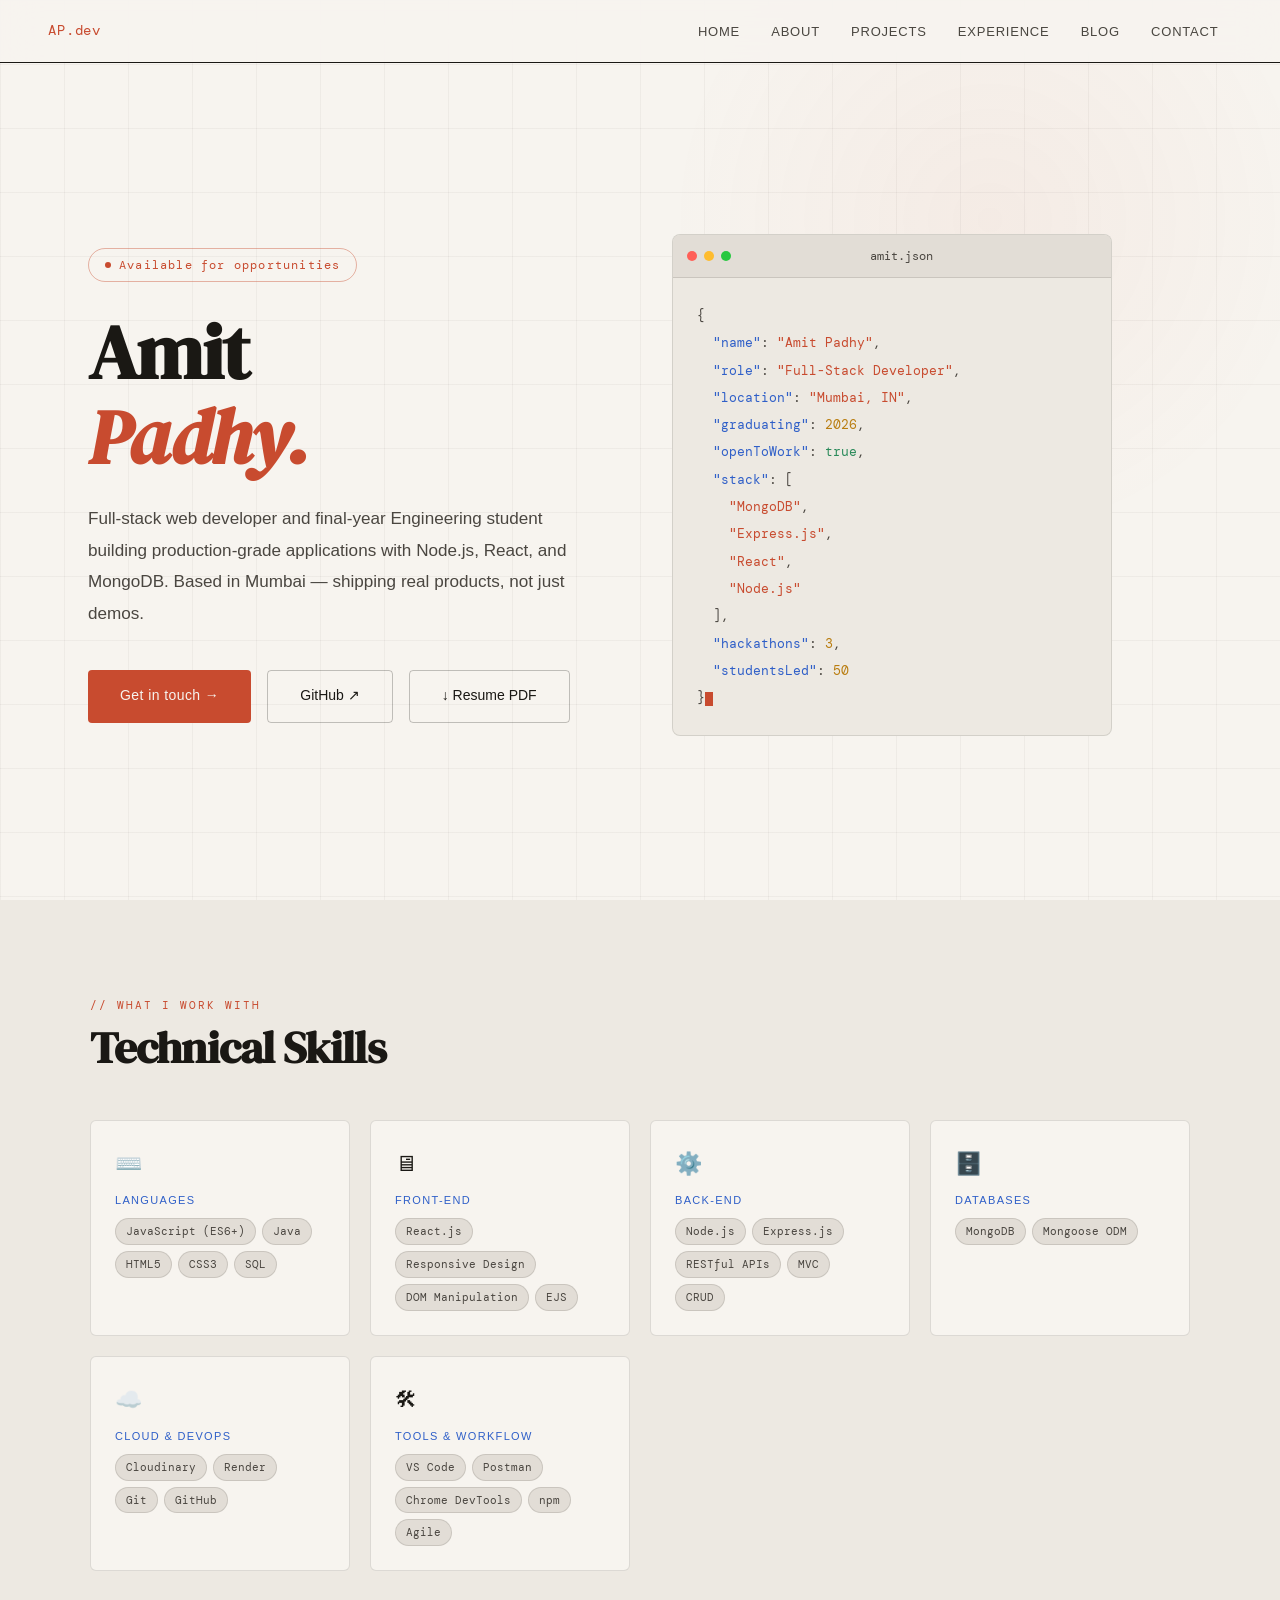
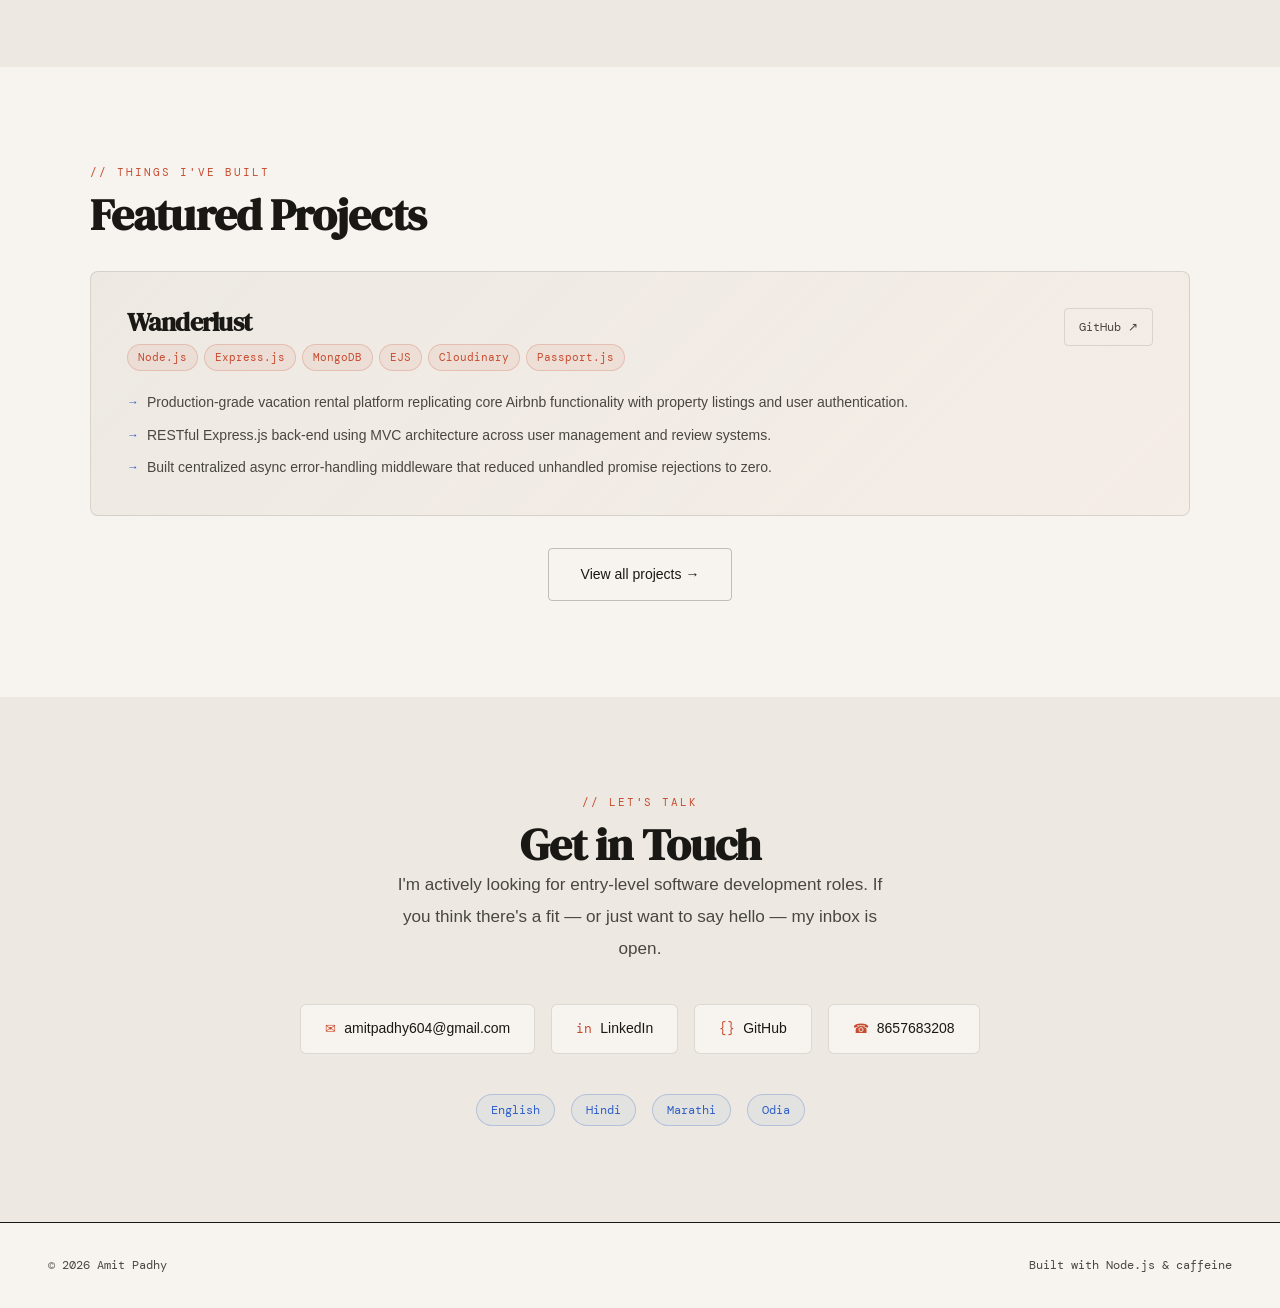
<file: index.html>
<!DOCTYPE html>
<html lang="en">
<head>
<meta charset="UTF-8">
<meta name="viewport" content="width=device-width, initial-scale=1.0">
<title>Amit Padhy — Full-Stack Developer</title>
<link rel="preconnect" href="https://fonts.googleapis.com">
<link rel="preconnect" href="https://fonts.gstatic.com" crossorigin>
<link href="https://fonts.googleapis.com/css2?family=DM+Serif+Display:ital@0;1&family=DM+Mono:wght@400;500&family=Outfit:wght@300;400;500;600&display=swap" rel="stylesheet">
<link rel="stylesheet" href="css/style.css">
</head>
<body>

<!-- NAV -->
<nav>
  <a href="index.html" class="nav-logo">AP.dev</a>
  <ul class="nav-links">
    <li><a href="index.html">Home</a></li>
    <li><a href="about/index.html">About</a></li>
    <li><a href="projects/index.html">Projects</a></li>
    <li><a href="experience/index.html">Experience</a></li>
    <li><a href="blog/index.html">Blog</a></li>
    <li><a href="index.html#contact">Contact</a></li>
  </ul>
  <button class="nav-toggle" aria-label="Toggle menu">
    <span></span><span></span><span></span>
  </button>
</nav>

<div class="page">
<div class="hero-grid-bg"></div>

<!-- HERO -->
<section id="hero">
  <div class="hero-glow"></div>
  <div class="hero-left">
    <div class="hero-tag">Available for opportunities</div>
    <h1>Amit<br><em>Padhy.</em></h1>
    <p class="hero-desc">
      Full-stack web developer and final-year Engineering student building
      production-grade applications with Node.js, React, and MongoDB.
      Based in Mumbai — shipping real products, not just demos.
    </p>
    <div class="hero-cta">
      <a href="index.html#contact" class="btn-primary">Get in touch →</a>
      <a href="https://github.com/amitpadhyart" target="_blank" rel="noopener" class="btn-ghost">GitHub ↗</a>
      <a id="resume-dl" class="btn-ghost" style="cursor:pointer;">↓ Resume PDF</a>
    </div>
  </div>
  <div class="hero-right">
    <div class="terminal-card">
      <div class="terminal-bar">
        <div class="dot dot-r"></div>
        <div class="dot dot-y"></div>
        <div class="dot dot-g"></div>
        <span class="terminal-title">amit.json</span>
      </div>
      <div class="terminal-body">
        <span class="t-bracket">{</span><br>
        &nbsp;&nbsp;<span class="t-key">"name"</span><span class="t-bracket">:</span> <span class="t-str">"Amit Padhy"</span><span class="t-bracket">,</span><br>
        &nbsp;&nbsp;<span class="t-key">"role"</span><span class="t-bracket">:</span> <span class="t-str">"Full-Stack Developer"</span><span class="t-bracket">,</span><br>
        &nbsp;&nbsp;<span class="t-key">"location"</span><span class="t-bracket">:</span> <span class="t-str">"Mumbai, IN"</span><span class="t-bracket">,</span><br>
        &nbsp;&nbsp;<span class="t-key">"graduating"</span><span class="t-bracket">:</span> <span class="t-num">2026</span><span class="t-bracket">,</span><br>
        &nbsp;&nbsp;<span class="t-key">"openToWork"</span><span class="t-bracket">:</span> <span class="t-bool">true</span><span class="t-bracket">,</span><br>
        &nbsp;&nbsp;<span class="t-key">"stack"</span><span class="t-bracket">: [</span><br>
        &nbsp;&nbsp;&nbsp;&nbsp;<span class="t-str">"MongoDB"</span><span class="t-bracket">,</span><br>
        &nbsp;&nbsp;&nbsp;&nbsp;<span class="t-str">"Express.js"</span><span class="t-bracket">,</span><br>
        &nbsp;&nbsp;&nbsp;&nbsp;<span class="t-str">"React"</span><span class="t-bracket">,</span><br>
        &nbsp;&nbsp;&nbsp;&nbsp;<span class="t-str">"Node.js"</span><br>
        &nbsp;&nbsp;<span class="t-bracket">],</span><br>
        &nbsp;&nbsp;<span class="t-key">"hackathons"</span><span class="t-bracket">:</span> <span class="t-num">3</span><span class="t-bracket">,</span><br>
        &nbsp;&nbsp;<span class="t-key">"studentsLed"</span><span class="t-bracket">:</span> <span class="t-num">50</span><br>
        <span class="t-bracket">}</span><span class="t-cursor"></span>
      </div>
    </div>
  </div>
</section>

<!-- SKILLS -->
<section id="skills">
  <div class="section-inner">
    <p class="label">// what I work with</p>
    <h2>Technical Skills</h2>
    <div class="skills-grid">
      <div class="skill-card">
        <div class="skill-card-icon">⌨️</div>
        <h3>Languages</h3>
        <div class="skill-tags">
          <span class="tag">JavaScript (ES6+)</span>
          <span class="tag">Java</span>
          <span class="tag">HTML5</span>
          <span class="tag">CSS3</span>
          <span class="tag">SQL</span>
        </div>
      </div>
      <div class="skill-card">
        <div class="skill-card-icon">🖥</div>
        <h3>Front-End</h3>
        <div class="skill-tags">
          <span class="tag">React.js</span>
          <span class="tag">Responsive Design</span>
          <span class="tag">DOM Manipulation</span>
          <span class="tag">EJS</span>
        </div>
      </div>
      <div class="skill-card">
        <div class="skill-card-icon">⚙️</div>
        <h3>Back-End</h3>
        <div class="skill-tags">
          <span class="tag">Node.js</span>
          <span class="tag">Express.js</span>
          <span class="tag">RESTful APIs</span>
          <span class="tag">MVC</span>
          <span class="tag">CRUD</span>
        </div>
      </div>
      <div class="skill-card">
        <div class="skill-card-icon">🗄️</div>
        <h3>Databases</h3>
        <div class="skill-tags">
          <span class="tag">MongoDB</span>
          <span class="tag">Mongoose ODM</span>
        </div>
      </div>
      <div class="skill-card">
        <div class="skill-card-icon">☁️</div>
        <h3>Cloud & DevOps</h3>
        <div class="skill-tags">
          <span class="tag">Cloudinary</span>
          <span class="tag">Render</span>
          <span class="tag">Git</span>
          <span class="tag">GitHub</span>
        </div>
      </div>
      <div class="skill-card">
        <div class="skill-card-icon">🛠</div>
        <h3>Tools & Workflow</h3>
        <div class="skill-tags">
          <span class="tag">VS Code</span>
          <span class="tag">Postman</span>
          <span class="tag">Chrome DevTools</span>
          <span class="tag">npm</span>
          <span class="tag">Agile</span>
        </div>
      </div>
    </div>
  </div>
</section>

<!-- FEATURED PROJECT SNIPPET -->
<section id="projects" style="background: var(--bg);">
  <div class="section-inner">
    <p class="label">// things I've built</p>
    <h2>Featured Projects</h2>
    <div class="project-card featured" style="margin-top:2rem;">
      <div>
        <h3 class="project-name">Wanderlust</h3>
        <div class="project-stack">
          <span class="stack-tag">Node.js</span>
          <span class="stack-tag">Express.js</span>
          <span class="stack-tag">MongoDB</span>
          <span class="stack-tag">EJS</span>
          <span class="stack-tag">Cloudinary</span>
          <span class="stack-tag">Passport.js</span>
        </div>
        <ul class="project-bullets">
          <li>Production-grade vacation rental platform replicating core Airbnb functionality with property listings and user authentication.</li>
          <li>RESTful Express.js back-end using MVC architecture across user management and review systems.</li>
          <li>Built centralized async error-handling middleware that reduced unhandled promise rejections to zero.</li>
        </ul>
      </div>
      <div class="project-links">
        <a href="https://github.com/amitpadhyart" class="icon-link" target="_blank" rel="noopener">GitHub ↗</a>
      </div>
    </div>
    <div style="text-align:center; margin-top:2rem;">
      <a href="projects/index.html" class="btn-ghost">View all projects →</a>
    </div>
  </div>
</section>

<!-- CONTACT -->
<section id="contact">
  <div class="section-inner">
    <p class="label">// let's talk</p>
    <h2>Get in Touch</h2>
    <p class="contact-desc">
      I'm actively looking for entry-level software development roles. If you think there's a fit — or just want to say hello — my inbox is open.
    </p>
    <div class="contact-links">
      <a href="mailto:amitpadhy604@gmail.com" class="contact-chip">
        <span>✉</span> amitpadhy604@gmail.com
      </a>
      <a href="https://www.linkedin.com/in/amit-padhy-2998ba361/" class="contact-chip" target="_blank" rel="noopener">
        <span>in</span> LinkedIn
      </a>
      <a href="https://github.com/amitpadhyart" class="contact-chip" target="_blank" rel="noopener">
        <span>{}</span> GitHub
      </a>
      <a href="tel:8657683208" class="contact-chip">
        <span>☎</span> 8657683208
      </a>
    </div>
    <div class="langs">
      <span class="lang-badge">English</span>
      <span class="lang-badge">Hindi</span>
      <span class="lang-badge">Marathi</span>
      <span class="lang-badge">Odia</span>
    </div>
  </div>
</section>

</div><!-- .page -->

<footer>
  <p>© 2026 Amit Padhy</p>
  <p>Built with Node.js &amp; caffeine</p>
</footer>

<script src="js/main.js"></script>
</body>
</html>
</file>
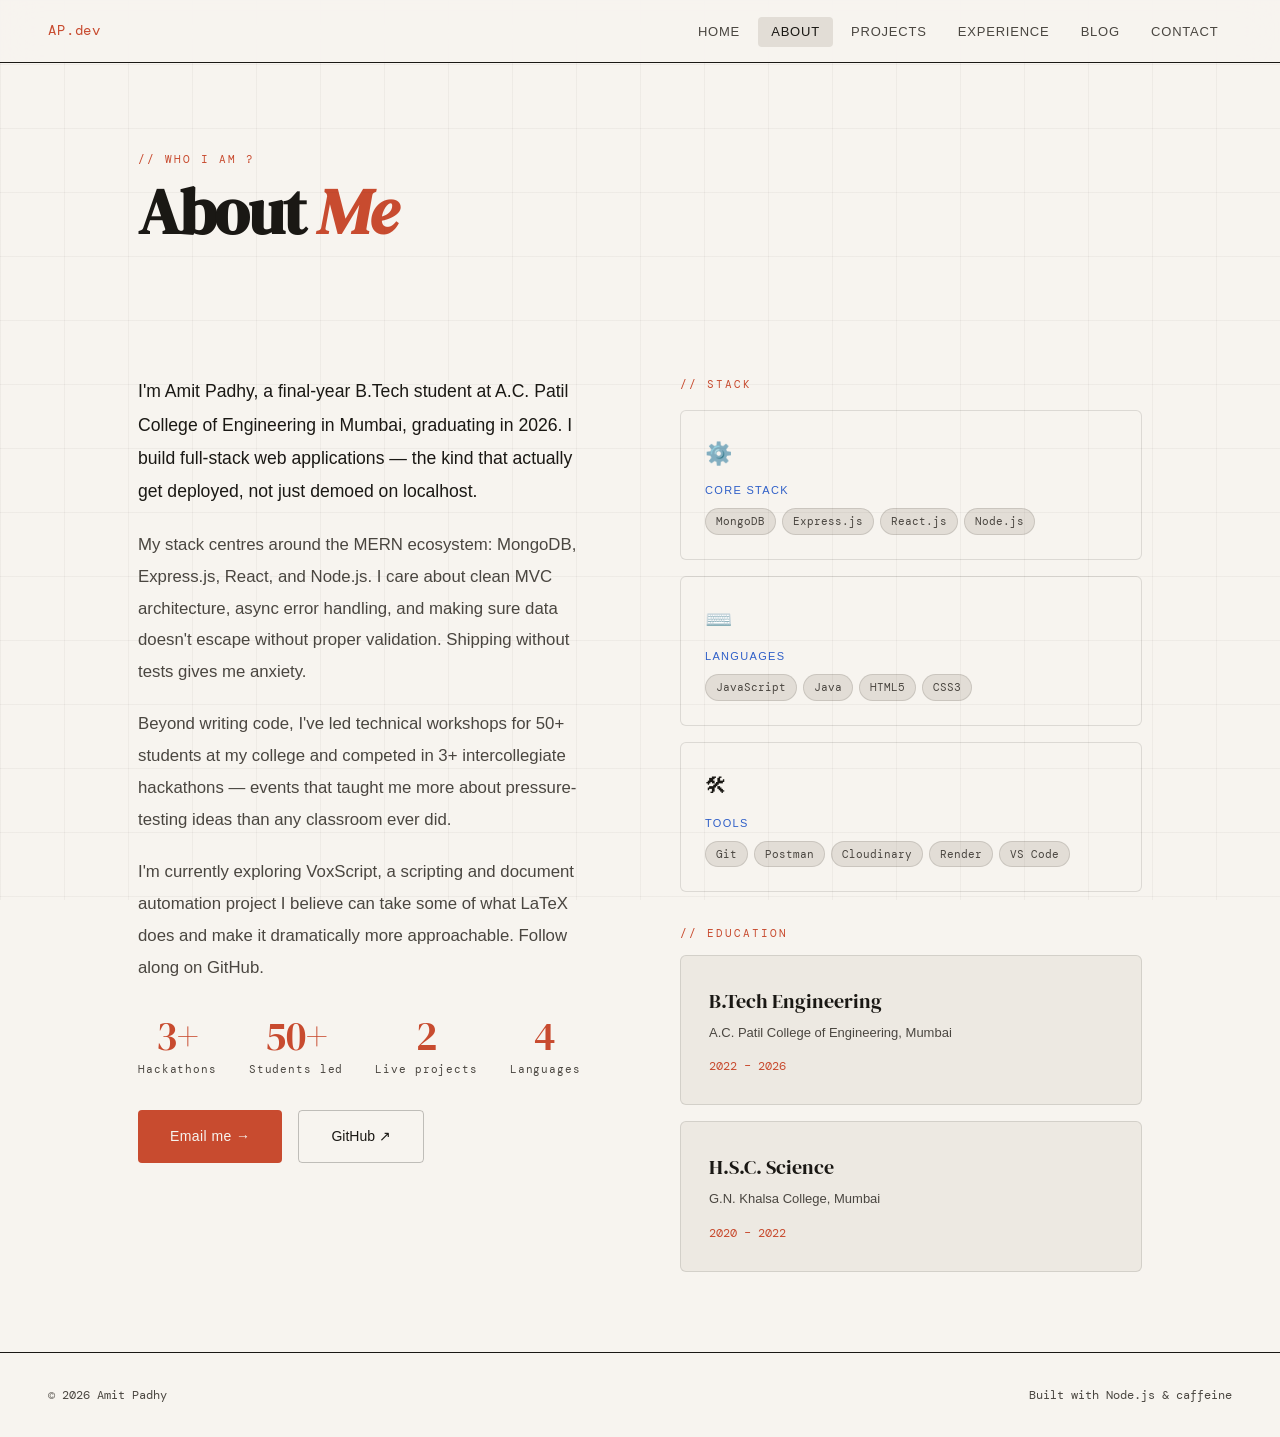
<file: about/index.html>
<!DOCTYPE html>
<html lang="en">
<head>
<meta charset="UTF-8">
<meta name="viewport" content="width=device-width, initial-scale=1.0">
<title>About — Amit Padhy</title>
<link rel="preconnect" href="https://fonts.googleapis.com">
<link rel="preconnect" href="https://fonts.gstatic.com" crossorigin>
<link href="https://fonts.googleapis.com/css2?family=DM+Serif+Display:ital@0;1&family=DM+Mono:wght@400;500&family=Outfit:wght@300;400;500;600&display=swap" rel="stylesheet">
<link rel="stylesheet" href="../css/style.css">
</head>
<body>

<!-- NAV -->
<nav>
  <a href="../index.html" class="nav-logo">AP.dev</a>
  <ul class="nav-links">
    <li><a href="../index.html">Home</a></li>
    <li><a href="../about/index.html" class="active">About</a></li>
    <li><a href="../projects/index.html">Projects</a></li>
    <li><a href="../experience/index.html">Experience</a></li>
    <li><a href="../blog/index.html">Blog</a></li>
    <li><a href="../index.html#contact">Contact</a></li>
  </ul>
  <button class="nav-toggle" aria-label="Toggle menu">
    <span></span><span></span><span></span>
  </button>
</nav>

<div class="page">
<div class="hero-grid-bg"></div>

<!-- PAGE HEADER -->
<div class="page-hero">
  <span class="label">// who I am ?</span>
  <h1 style="font-size: clamp(2.4rem,5vw,4rem);">About <em>Me</em></h1>
</div>

<!-- ABOUT GRID -->
<div class="about-grid">
  <div class="about-bio">
    <p>
      I'm Amit Padhy, a final-year B.Tech student at A.C. Patil College of Engineering in Mumbai,
      graduating in 2026. I build full-stack web applications — the kind that actually get deployed,
      not just demoed on localhost.
    </p>
    <p>
      My stack centres around the MERN ecosystem: MongoDB, Express.js, React, and Node.js. I care
      about clean MVC architecture, async error handling, and making sure data doesn't escape without
      proper validation. Shipping without tests gives me anxiety.
    </p>
    <p>
      Beyond writing code, I've led technical workshops for 50+ students at my college and competed
      in 3+ intercollegiate hackathons — events that taught me more about pressure-testing ideas than
      any classroom ever did.
    </p>
    <p>
      I'm currently exploring VoxScript, a scripting and document automation project I believe can
      take some of what LaTeX does and make it dramatically more approachable. Follow along on GitHub.
    </p>

    <div class="stat-row">
      <div class="stat">
        <div class="stat-num">3+</div>
        <div class="stat-label">Hackathons</div>
      </div>
      <div class="stat">
        <div class="stat-num">50+</div>
        <div class="stat-label">Students led</div>
      </div>
      <div class="stat">
        <div class="stat-num">2</div>
        <div class="stat-label">Live projects</div>
      </div>
      <div class="stat">
        <div class="stat-num">4</div>
        <div class="stat-label">Languages</div>
      </div>
    </div>

    <div style="display:flex; gap:1rem; flex-wrap:wrap; margin-top:1.5rem;">
      <a href="mailto:amitpadhy604@gmail.com" class="btn-primary">Email me →</a>
      <a href="https://github.com/amitpadhyart" target="_blank" rel="noopener" class="btn-ghost">GitHub ↗</a>
    </div>
  </div>

  <!-- Sidebar: condensed skills -->
  <div class="about-sidebar">
    <p class="label" style="margin-bottom:1rem;">// stack</p>
    <div class="skill-card">
      <div class="skill-card-icon">⚙️</div>
      <h3>Core Stack</h3>
      <div class="skill-tags">
        <span class="tag">MongoDB</span>
        <span class="tag">Express.js</span>
        <span class="tag">React.js</span>
        <span class="tag">Node.js</span>
      </div>
    </div>
    <div class="skill-card" style="margin-top:1rem;">
      <div class="skill-card-icon">⌨️</div>
      <h3>Languages</h3>
      <div class="skill-tags">
        <span class="tag">JavaScript</span>
        <span class="tag">Java</span>
        <span class="tag">HTML5</span>
        <span class="tag">CSS3</span>
      </div>
    </div>
    <div class="skill-card" style="margin-top:1rem;">
      <div class="skill-card-icon">🛠</div>
      <h3>Tools</h3>
      <div class="skill-tags">
        <span class="tag">Git</span>
        <span class="tag">Postman</span>
        <span class="tag">Cloudinary</span>
        <span class="tag">Render</span>
        <span class="tag">VS Code</span>
      </div>
    </div>

    <p class="label" style="margin-top:2rem; margin-bottom:0.75rem;">// education</p>
    <div class="edu-card">
      <div class="edu-degree">B.Tech Engineering</div>
      <div class="edu-school">A.C. Patil College of Engineering, Mumbai</div>
      <div class="edu-year">2022 – 2026</div>
    </div>
    <div class="edu-card" style="margin-top:1rem;">
      <div class="edu-degree">H.S.C. Science</div>
      <div class="edu-school">G.N. Khalsa College, Mumbai</div>
      <div class="edu-year">2020 – 2022</div>
    </div>
  </div>
</div>

</div><!-- .page -->

<footer>
  <p>© 2026 Amit Padhy</p>
  <p>Built with Node.js &amp; caffeine</p>
</footer>

<script src="../js/main.js"></script>
</body>
</html>
</file>
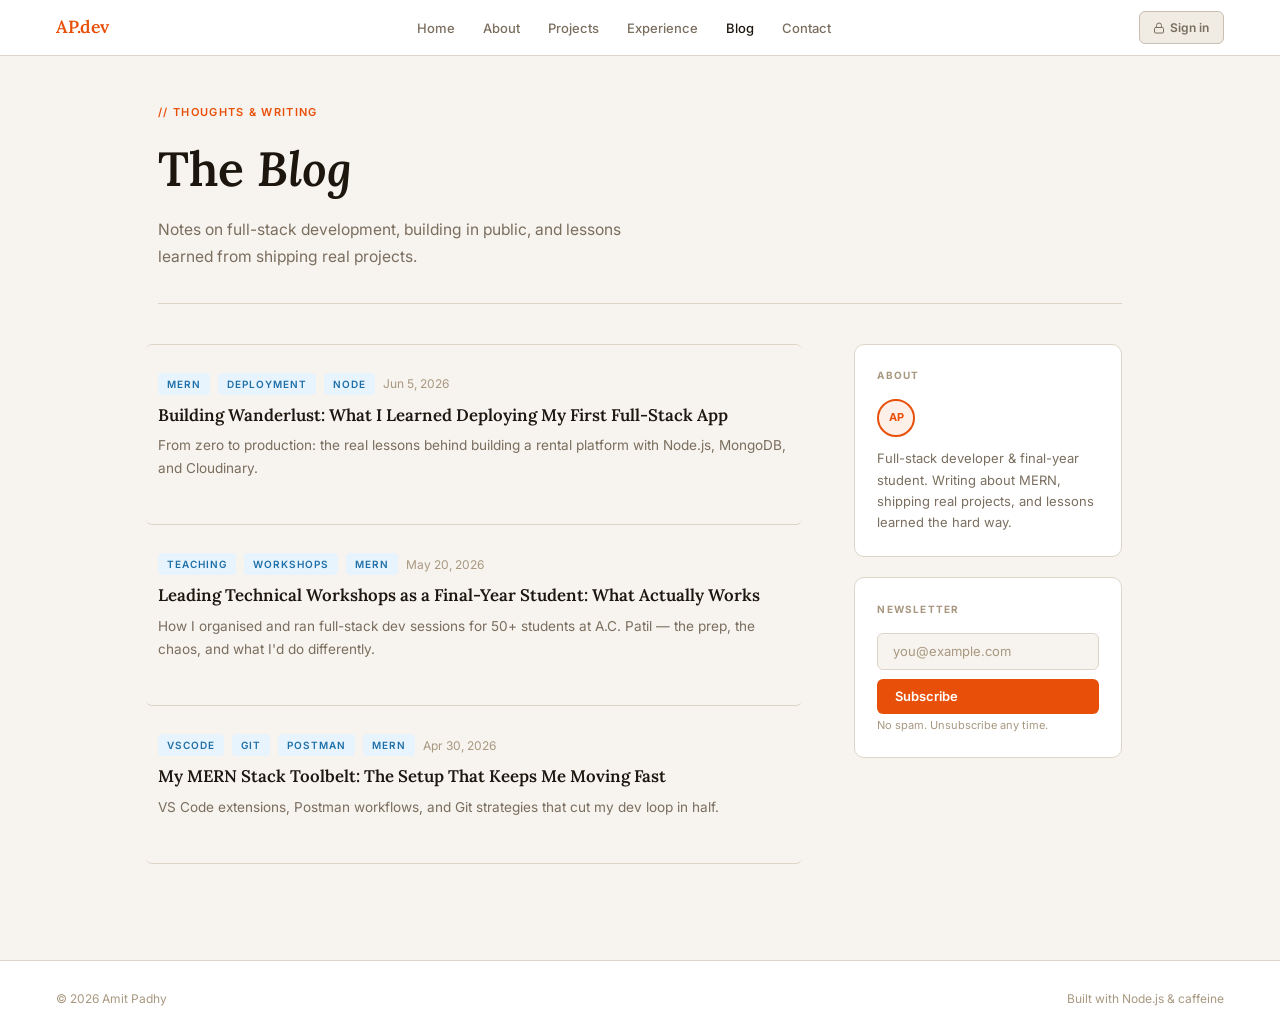
<file: blog/index.html>
<!DOCTYPE html>
<html lang="en">
<head>
<meta charset="UTF-8">
<meta name="viewport" content="width=device-width, initial-scale=1.0">
<title>Blog — Amit Padhy</title>
<link rel="preconnect" href="https://fonts.googleapis.com">
<link rel="preconnect" href="https://fonts.gstatic.com" crossorigin>
<link href="https://fonts.googleapis.com/css2?family=Lora:ital,wght@0,400;0,600;1,400&family=Inter:wght@300;400;500;600&display=swap" rel="stylesheet">

<style>
/* ── Reset ── */
*, *::before, *::after { box-sizing: border-box; margin: 0; padding: 0; }

:root {
  --bg:        #f7f3ee;
  --canvas:    #ffffff;
  --surface:   #f0ebe3;
  --border:    #ddd5c8;
  --border2:   #c9bfb2;
  --text:      #1c160e;
  --muted:     #7a6e5f;
  --muted2:    #a89880;
  --accent:    #e8500a;
  --accent-h:  #c23b00;
  --accent-lt: #fdf0e8;
  --sans:      'Inter', system-ui, sans-serif;
  --serif:     'Lora', Georgia, serif;
  --r:         6px;
  --r-lg:      10px;
  --t:         160ms ease;
}

html { font-size: 16px; }
body { font-family: var(--sans); background: var(--bg); color: var(--text); min-height: 100vh; line-height: 1.6; }
a { color: inherit; text-decoration: none; }
button { cursor: pointer; border: none; outline: none; background: none; font-family: inherit; }
em { font-style: italic; }

/* ── Nav ── */
nav {
  background: var(--canvas);
  border-bottom: 1px solid var(--border);
  display: flex; align-items: center; justify-content: space-between;
  padding: 0 clamp(1.5rem, 5vw, 3.5rem);
  height: 56px;
  position: sticky; top: 0; z-index: 50;
}
.nav-logo { font-family: var(--serif); font-size: 1.1rem; font-weight: 600; color: var(--accent); letter-spacing: -0.01em; }
.nav-links { display: flex; gap: 1.75rem; list-style: none; }
.nav-links a { font-size: 13px; color: var(--muted); transition: color var(--t); font-weight: 500; }
.nav-links a:hover, .nav-links a.active { color: var(--text); }

/* ── Blog list page ── */
.page { max-width: 1060px; margin: 0 auto; padding: 3rem clamp(1.5rem, 5vw, 3rem) 6rem; }

.blog-page-header { border-bottom: 1px solid var(--border); padding-bottom: 2rem; margin-bottom: 2.5rem; }
.label { font-size: 11px; font-weight: 600; letter-spacing: 0.12em; text-transform: uppercase; color: var(--accent); display: block; margin-bottom: 0.6rem; }
.blog-page-header h1 { font-family: var(--serif); font-size: clamp(2rem, 4vw, 3rem); font-weight: 600; margin-bottom: 0.5rem; color: var(--text); }
.blog-page-header p { color: var(--muted); font-size: 0.975rem; max-width: 520px; line-height: 1.75; }

/* ── Two-col layout ── */
.blog-layout { display: grid; grid-template-columns: 1fr 268px; gap: 4rem; align-items: start; }
@media (max-width: 800px) { .blog-layout { grid-template-columns: 1fr; gap: 3rem; } .blog-sidebar { order: -1; } }

/* ── Post list ── */
.post-list { display: flex; flex-direction: column; }

.post-item {
  display: block;
  padding: 1.75rem 0; border-bottom: 1px solid var(--border);
  cursor: pointer;
  transition: background var(--t);
  border-radius: var(--r);
  margin: 0 -0.75rem;
  padding-left: 0.75rem;
  padding-right: 0.75rem;
}
.post-item:first-child { border-top: 1px solid var(--border); }
.post-item:hover { background: rgba(232, 80, 10, 0.04); }
.post-item:hover .post-title { color: var(--accent); }

.post-meta { display: flex; align-items: center; gap: 8px; margin-bottom: 9px; flex-wrap: wrap; }
.post-tag {
  font-size: 10px; font-weight: 600; letter-spacing: 0.1em;
  text-transform: uppercase; padding: 3px 9px; border-radius: 4px;
  background: #e8f4fd; color: #1e6fa8;
}

.post-date { font-size: 12px; color: var(--muted2); }
.post-title { font-family: var(--serif); font-size: 1.05rem; font-weight: 600; color: var(--text); margin: 0 0 0.45rem; line-height: 1.4; transition: color var(--t); }
.post-excerpt { font-size: 0.85rem; color: var(--muted); line-height: 1.7; margin: 0 0 1rem; }
.post-footer { display: flex; align-items: center; gap: 0.9rem; flex-wrap: wrap; }
.btn-edit {
  font-size: 11px; font-weight: 600; letter-spacing: 0.05em; text-transform: uppercase;
  padding: 3px 10px; border: 1px solid var(--border2); border-radius: 4px;
  color: var(--muted); background: var(--surface); transition: color var(--t), border-color var(--t), background var(--t);
}
.btn-edit:hover { color: var(--accent); border-color: var(--accent); background: var(--accent-lt); }

.btn-delete {
  font-size: 11px; font-weight: 600; letter-spacing: 0.05em; text-transform: uppercase;
  padding: 3px 10px; border: 1px solid #fca5a5; border-radius: 4px;
  color: #dc2626; background: #fef2f2; transition: color var(--t), border-color var(--t), background var(--t);
}
.btn-delete:hover { background: #fee2e2; border-color: #f87171; }

/* ── Sidebar ── */
.blog-sidebar { display: flex; flex-direction: column; gap: 1.25rem; position: sticky; top: 5rem; }
.sidebar-block { background: var(--canvas); border: 1px solid var(--border); border-radius: var(--r-lg); padding: 1.4rem; }
.sidebar-block h3 { font-size: 10px; font-weight: 700; letter-spacing: 0.12em; text-transform: uppercase; color: var(--muted2); margin: 0 0 1rem; }
.about-avatar {
  width: 38px; height: 38px; border-radius: 50%;
  background: var(--accent-lt); border: 2px solid var(--accent);
  display: flex; align-items: center; justify-content: center;
  font-size: 11px; font-weight: 700; color: var(--accent); margin-bottom: 0.7rem;
}
.about-bio { font-size: 13px; color: var(--muted); line-height: 1.65; }
.topic-list { list-style: none; }
.topic-list li {
  display: flex; justify-content: space-between; align-items: center;
  font-size: 13px; color: var(--muted); padding: 7px 0;
  border-bottom: 1px solid var(--border); cursor: pointer; transition: color var(--t);
}
.topic-list li:last-child { border: none; }
.topic-list li:hover { color: var(--text); }
.topic-count { font-size: 11px; color: var(--muted2); font-weight: 600; }
.subscribe-form { display: flex; flex-direction: column; gap: 0.55rem; }
.subscribe-form input[type="email"] {
  padding: 0.6rem 0.9rem; background: var(--bg); border: 1px solid var(--border);
  border-radius: var(--r); color: var(--text); font-family: var(--sans); font-size: 13px;
  outline: none; transition: border-color var(--t);
}
.subscribe-form input[type="email"]:focus { border-color: var(--accent); }
.subscribe-form input[type="email"]::placeholder { color: var(--muted2); }
.subscribe-note { font-size: 11px; color: var(--muted2); margin: 0.2rem 0 0; }

/* ── Primary button ── */
.btn-primary {
  padding: 0.6rem 1.1rem; background: var(--accent); border: none;
  border-radius: var(--r); color: #fff; font-family: var(--sans); font-size: 13px; font-weight: 600;
  transition: background var(--t); cursor: pointer; display: inline-flex; align-items: center; gap: 6px;
}
.btn-primary:hover { background: var(--accent-h); }

/* ── FAB ── */
.fab {
  position: fixed; bottom: 2.5rem; right: 2.5rem;
  width: 54px; height: 54px; border-radius: 50%;
  background: var(--accent); color: #fff; font-size: 1.5rem;
  display: flex; align-items: center; justify-content: center;
  box-shadow: 0 4px 18px rgba(232,80,10,0.4);
  transition: transform var(--t), box-shadow var(--t);
  z-index: 200;
}
.fab:hover { transform: scale(1.07); box-shadow: 0 6px 28px rgba(232,80,10,0.55); }
.fab:active { transform: scale(0.95); }

/* ── OVERLAY SHELL ── */
.overlay {
  display: none; position: fixed; inset: 0; z-index: 300;
  background: var(--bg); overflow-y: auto;
}
.overlay.open { display: block; }

/* ── STEP 1: Metadata panel ── */
.meta-shell {
  min-height: 100vh; display: flex; flex-direction: column;
}
.meta-topbar {
  background: var(--canvas); border-bottom: 1px solid var(--border);
  padding: 0 clamp(1.5rem, 5vw, 3rem);
  height: 56px; display: flex; align-items: center; justify-content: space-between;
  position: sticky; top: 0; z-index: 10;
}
.meta-topbar-title { font-family: var(--serif); font-size: 1rem; font-weight: 600; color: var(--muted); }
.meta-topbar-actions { display: flex; gap: 0.6rem; align-items: center; }

.meta-body { flex: 1; display: flex; align-items: flex-start; justify-content: center; padding: 3rem 1.5rem 5rem; }
.meta-card { background: var(--canvas); border: 1px solid var(--border); border-radius: 12px; padding: 2.5rem; width: 100%; max-width: 580px; }
.meta-card-header { margin-bottom: 2rem; }
.meta-card-header h2 { font-family: var(--serif); font-size: 1.55rem; font-weight: 600; margin-bottom: 0.35rem; }
.meta-card-header p { font-size: 13px; color: var(--muted); }

.form-group { margin-bottom: 1.3rem; }
.form-group label { display: block; font-size: 11px; font-weight: 700; letter-spacing: 0.1em; text-transform: uppercase; color: var(--muted); margin-bottom: 0.4rem; }
.form-group input,
.form-group textarea {
  width: 100%; background: var(--bg); border: 1px solid var(--border);
  border-radius: var(--r); color: var(--text); font-family: var(--sans); font-size: 14px;
  padding: 0.65rem 0.9rem; outline: none; transition: border-color var(--t); resize: vertical;
}
.form-group input:focus,
.form-group textarea:focus { border-color: var(--accent); box-shadow: 0 0 0 3px rgba(232,80,10,0.1); }
.form-group input::placeholder,
.form-group textarea::placeholder { color: var(--muted2); }
.form-group textarea { min-height: 88px; }

/* Tags Input Container styling */
.tags-input-container {
  display: flex; flex-wrap: wrap; gap: 0.4rem;
  background: var(--bg); border: 1px solid var(--border);
  border-radius: var(--r); padding: 0.4rem 0.6rem;
  min-height: 44px; cursor: text; align-items: center;
  transition: border-color var(--t), box-shadow var(--t);
}
.tags-input-container:focus-within {
  border-color: var(--accent); box-shadow: 0 0 0 3px rgba(232,80,10,0.1);
}
.tags-input-container input {
  border: none; background: transparent; outline: none; padding: 0.2rem;
  flex-grow: 1; min-width: 120px; font-family: var(--sans); font-size: 14px;
  color: var(--text); box-shadow: none;
}
.tags-input-container input:focus { border-color: transparent; box-shadow: none; }
.tags-input-container input::placeholder { color: var(--muted2); }

.tag-chip {
  display: inline-flex; align-items: center; gap: 6px;
  background: #f0f6ff; border: 1px solid #3b82f6;
  color: #111; font-size: 13px; font-family: var(--sans);
  padding: 2px 4px 2px 8px; border-radius: 4px;
}
.tag-remove {
  color: #3b82f6; font-size: 16px; line-height: 1; padding: 0 2px;
  cursor: pointer; display: inline-flex; align-items: center; justify-content: center;
}
.tag-remove:hover { color: #1d4ed8; }

.meta-actions { display: flex; align-items: center; justify-content: space-between; margin-top: 2rem; padding-top: 1.5rem; border-top: 1px solid var(--border); }
.step-note { font-size: 12px; color: var(--muted2); }

/* ── STEP 2: Full-width editor ── */
.editor-shell { min-height: 100vh; display: flex; flex-direction: column; background: var(--canvas); }
.editor-topbar {
  background: var(--canvas); border-bottom: 1px solid var(--border);
  padding: 0 clamp(1rem, 4vw, 2.5rem);
  height: 52px; display: flex; align-items: center; justify-content: space-between;
  position: sticky; top: 0; z-index: 10; gap: 1rem;
}
.editor-topbar-left { display: flex; align-items: center; gap: 0.75rem; flex: 1; min-width: 0; }
.editor-logo { font-family: var(--serif); font-size: 0.95rem; font-weight: 600; color: var(--accent); flex-shrink: 0; }
.editor-post-title-input {
  flex: 1; min-width: 0;
  background: none; border: none; border-bottom: 1px solid transparent;
  font-family: var(--sans); font-size: 14px; font-weight: 600; color: var(--text);
  padding: 2px 0; outline: none; transition: border-color var(--t);
}
.editor-post-title-input:focus { border-bottom-color: var(--border2); }
.editor-post-title-input::placeholder { color: var(--muted2); font-weight: 400; }
.editor-topbar-right { display: flex; gap: 0.5rem; align-items: center; flex-shrink: 0; }
.btn-outline {
  padding: 0.42rem 0.9rem; background: transparent; border: 1px solid var(--border2);
  border-radius: var(--r); color: var(--muted); font-family: var(--sans); font-size: 12px; font-weight: 600;
  transition: color var(--t), border-color var(--t); cursor: pointer;
}
.btn-outline:hover { color: var(--text); border-color: var(--border2); }

/* Horizontal toolbar */
.editor-toolbar {
  background: var(--canvas); border-bottom: 1px solid var(--border);
  padding: 0 clamp(1rem, 4vw, 2.5rem);
  height: 42px; display: flex; align-items: center; gap: 2px;
  overflow-x: auto; scrollbar-width: none;
}
.editor-toolbar::-webkit-scrollbar { display: none; }
.tb-sep { width: 1px; height: 20px; background: var(--border); margin: 0 6px; flex-shrink: 0; }
.tb-btn {
  flex-shrink: 0;
  width: 30px; height: 30px; border-radius: 5px;
  display: flex; align-items: center; justify-content: center;
  font-size: 13px; font-weight: 600; color: var(--muted);
  transition: background var(--t), color var(--t);
}
.tb-btn:hover { background: var(--surface); color: var(--text); }
.tb-btn.active { background: var(--accent-lt); color: var(--accent); }
.tb-btn svg { width: 15px; height: 15px; stroke: currentColor; fill: none; stroke-width: 2; stroke-linecap: round; stroke-linejoin: round; pointer-events: none; }
.tb-select {
  flex-shrink: 0;
  background: none; border: none; font-family: var(--sans); font-size: 13px;
  color: var(--muted); padding: 0 0.5rem; height: 30px; outline: none;
  cursor: pointer; border-radius: 5px;
}
.tb-select:hover { background: var(--surface); color: var(--text); }

/* Editor content area */
.editor-body { flex: 1; display: flex; flex-direction: column; align-items: center; padding: 3rem 1.5rem 6rem; }
.editor-canvas-wrap { width: 100%; max-width: 820px; display: flex; flex-direction: column; gap: 0; }
.title-field {
  width: 100%; border: none; outline: none; resize: none;
  font-family: var(--serif); font-size: clamp(1.8rem, 4vw, 2.6rem); font-weight: 600;
  color: var(--text); line-height: 1.2; padding: 0 0 1rem;
  border-bottom: 2px solid var(--border); margin-bottom: 0;
  background: transparent; overflow: hidden;
}
.title-field::placeholder { color: #c5bbb0; }
.body-field {
  width: 100%; border: none; outline: none; resize: none;
  font-family: var(--serif); font-size: 1.1rem; color: var(--text); line-height: 1.85;
  padding: 1.5rem 0 0; background: transparent; min-height: 60vh;
}
.body-field::placeholder { color: #c5bbb0; }

/* ── Article reader ── */
.reader-backdrop {
  display: none; position: fixed; inset: 0;
  background: rgba(247,243,238,0.96); backdrop-filter: blur(4px);
  z-index: 400; overflow-y: auto;
}
.reader-backdrop.open { display: block; }
.reader-topbar {
  background: var(--canvas); border-bottom: 1px solid var(--border);
  padding: 0 clamp(1.5rem, 5vw, 3rem); height: 52px;
  display: flex; align-items: center; justify-content: space-between;
  position: sticky; top: 0;
}
.reader-back { font-size: 13px; font-weight: 600; color: var(--muted); cursor: pointer; display: flex; align-items: center; gap: 6px; transition: color var(--t); }
.reader-back:hover { color: var(--accent); }
.reader-inner { max-width: 1100px; margin: 0 auto; padding: 3.5rem 1.5rem 6rem; }
.reader-meta { display: flex; align-items: center; gap: 10px; margin-bottom: 1.25rem; flex-wrap: wrap; }
.reader-title { font-family: var(--serif); font-weight: 600; font-size: clamp(1.7rem, 4vw, 2.5rem); line-height: 1.22; margin-bottom: 1.25rem; color: var(--text); }
.reader-excerpt { font-size: 1.1rem; color: var(--muted); line-height: 1.75; margin-bottom: 2.5rem; padding-bottom: 2rem; border-bottom: 1px solid var(--border); font-style: italic; }
.reader-body { font-family: var(--serif); font-size: 1.05rem; line-height: 1.9; color: #2c2016; white-space: pre-wrap; }

/* ── Empty state ── */
.empty-state { padding: 3rem 0; text-align: center; color: var(--muted); font-size: 14px; border-top: 1px solid var(--border); border-bottom: 1px solid var(--border); }
.empty-icon { font-size: 2rem; margin-bottom: 0.75rem; }

/* ── Toast ── */
.toast { position: fixed; bottom: 2rem; left: 50%; transform: translateX(-50%) translateY(8px); background: var(--text); color: #fff; font-size: 13px; font-weight: 500; padding: 0.6rem 1.25rem; border-radius: 100px; opacity: 0; pointer-events: none; transition: opacity 200ms, transform 200ms; z-index: 999; }
.toast.show { opacity: 1; transform: translateX(-50%) translateY(0); }

/* ── Footer ── */
footer { border-top: 1px solid var(--border); padding: 1.75rem clamp(1.5rem, 5vw, 3.5rem); display: flex; justify-content: space-between; font-size: 12px; color: var(--muted2); background: var(--canvas); }

/* ── Auth UI ── */
.editor-only { display: none !important; }
body.authed .editor-only { display: inline-flex !important; }
.fab.editor-only { display: none !important; }
body.authed .fab.editor-only { display: flex !important; }

.nav-auth-btn {
  font-size: 12px; font-weight: 600; padding: 0.35rem 0.85rem;
  border: 1px solid var(--border2); border-radius: var(--r);
  color: var(--muted); background: var(--surface);
  cursor: pointer; transition: color var(--t), border-color var(--t), background var(--t);
  text-decoration: none; display: inline-flex; align-items: center; gap: 5px;
}
.nav-auth-btn:hover { color: var(--text); border-color: var(--border2); }
.nav-auth-btn.sign-out { color: var(--accent); border-color: var(--accent); background: var(--accent-lt); }
.nav-auth-btn.sign-out:hover { background: #fde8d8; }
</style>
</head>
<body>

<nav>
  <a href="../index.html" class="nav-logo">AP.dev</a>
  <ul class="nav-links">
    <li><a href="../index.html">Home</a></li>
    <li><a href="../about/index.html">About</a></li>
    <li><a href="../projects/index.html">Projects</a></li>
    <li><a href="../experience/index.html">Experience</a></li>
    <li><a href="../blog/index.html" class="active">Blog</a></li>
    <li><a href="../index.html#contact">Contact</a></li>
  </ul>
  <div id="nav-auth"></div>
</nav>

<div class="page" id="blog-list-page">
  <div class="blog-page-header">
    <span class="label">// thoughts &amp; writing</span>
    <h1>The <em>Blog</em></h1>
    <p>Notes on full-stack development, building in public, and lessons learned from shipping real projects.</p>
  </div>

  <div class="blog-layout">
    <main>
      <div class="post-list" id="post-list"></div>
    </main>
    <aside class="blog-sidebar">
      <div class="sidebar-block">
        <h3>About</h3>
        <div class="about-avatar">AP</div>
        <p class="about-bio">Full-stack developer &amp; final-year student. Writing about MERN, shipping real projects, and lessons learned the hard way.</p>
      </div>
      
      <div class="sidebar-block">
        <h3>Newsletter</h3>
        <form class="subscribe-form" onsubmit="return false;">
          <input type="email" placeholder="you@example.com" autocomplete="email">
          <button type="submit" class="btn-primary">Subscribe</button>
        </form>
        <p class="subscribe-note">No spam. Unsubscribe any time.</p>
      </div>
    </aside>
  </div>
</div>

<footer>
  <p>© 2026 Amit Padhy</p>
  <p>Built with Node.js &amp; caffeine</p>
</footer>

<button class="fab editor-only" id="fab" aria-label="New post" title="New post">＋</button>

<div class="overlay" id="meta-overlay">
  <div class="meta-shell">

    <div class="meta-topbar">
      <span class="meta-topbar-title" id="meta-topbar-title">New post — set up details</span>
      <div class="meta-topbar-actions">
        <button class="btn-ghost" id="meta-cancel">Cancel</button>
      </div>
    </div>

    <div class="meta-body">
      <div class="meta-card">
        <div class="meta-card-header">
          <h2 id="meta-card-heading">Before you start writing…</h2>
          <p id="meta-card-subheading">Fill in the post details. You can always edit these later.</p>
        </div>

        <div class="form-group">
          <label for="m-title">Post title</label>
          <input id="m-title" type="text" placeholder="What's this post about?">
        </div>

        <div class="form-group">
          <label for="m-excerpt">Excerpt <span style="font-weight:400;text-transform:none;letter-spacing:0">— shown in the listing</span></label>
          <textarea id="m-excerpt" rows="3" placeholder="A one or two sentence summary…"></textarea>
        </div>

        <div class="form-group">
          <label>Tags</label>
          <div class="tags-input-container" id="tags-container">
            <div id="tags-list" style="display: contents;"></div>
            <input id="m-tags-input" type="text" placeholder="Add a tag and press Enter">
          </div>
        </div>

        <div class="meta-actions">
          <span class="step-note" id="meta-step-note">Step 1 of 2</span>
          <button class="btn-primary" id="meta-next">Start writing →</button>
        </div>
      </div>
    </div>

  </div>
</div>

<div class="overlay" id="editor-overlay">
  <div class="editor-shell">

    <div class="editor-topbar">
      <div class="editor-topbar-left">
        <span class="editor-logo">AP.dev</span>
        <input class="editor-post-title-input" id="ed-title-topbar" type="text" placeholder="Untitled post">
      </div>
      <div class="editor-topbar-right">
        <button class="btn-outline" id="ed-back">← Details</button>
        <button class="btn-outline" id="ed-cancel-editor">Cancel</button>
        <button class="btn-primary" id="ed-publish">Publish →</button>
      </div>
    </div>

    <div class="editor-toolbar" id="editor-toolbar">

      <button class="tb-btn" title="Undo" data-cmd="undo">
        <svg viewBox="0 0 24 24"><polyline points="1 4 1 10 7 10"/><path d="M3.51 15a9 9 0 1 0 .49-5.78"/></svg>
      </button>
      <button class="tb-btn" title="Redo" data-cmd="redo">
        <svg viewBox="0 0 24 24"><polyline points="23 4 23 10 17 10"/><path d="M20.49 15a9 9 0 1 1-.49-5.78"/></svg>
      </button>

      <div class="tb-sep"></div>

      <select class="tb-select" id="tb-heading" title="Paragraph style">
        <option value="p">Normal</option>
        <option value="h1">Heading 1</option>
        <option value="h2">Heading 2</option>
        <option value="h3">Heading 3</option>
      </select>

      <div class="tb-sep"></div>

      <button class="tb-btn" title="Bold" data-cmd="bold"><svg viewBox="0 0 24 24"><path d="M6 4h8a4 4 0 0 1 4 4 4 4 0 0 1-4 4H6z"/><path d="M6 12h9a4 4 0 0 1 4 4 4 4 0 0 1-4 4H6z"/></svg></button>
      <button class="tb-btn" title="Italic" data-cmd="italic"><svg viewBox="0 0 24 24"><line x1="19" y1="4" x2="10" y2="4"/><line x1="14" y1="20" x2="5" y2="20"/><line x1="15" y1="4" x2="9" y2="20"/></svg></button>
      <button class="tb-btn" title="Underline" data-cmd="underline"><svg viewBox="0 0 24 24"><path d="M6 3v7a6 6 0 0 0 6 6 6 6 0 0 0 6-6V3"/><line x1="4" y1="21" x2="20" y2="21"/></svg></button>
      <button class="tb-btn" title="Strikethrough" data-cmd="strikeThrough"><svg viewBox="0 0 24 24"><line x1="5" y1="12" x2="19" y2="12"/><path d="M16 6C16 6 14.5 4 12 4s-5 1.5-5 4c0 2 1.5 3 3 3.5"/><path d="M8 18c0 0 1.5 2 4 2s5-1.5 5-4c0-1.5-1-2.5-2-3"/></svg></button>

      <div class="tb-sep"></div>

      <button class="tb-btn" title="Align left" data-cmd="justifyLeft"><svg viewBox="0 0 24 24"><line x1="3" y1="6" x2="21" y2="6"/><line x1="3" y1="12" x2="15" y2="12"/><line x1="3" y1="18" x2="18" y2="18"/></svg></button>
      <button class="tb-btn" title="Align center" data-cmd="justifyCenter"><svg viewBox="0 0 24 24"><line x1="3" y1="6" x2="21" y2="6"/><line x1="6" y1="12" x2="18" y2="12"/><line x1="4" y1="18" x2="20" y2="18"/></svg></button>
      <button class="tb-btn" title="Align right" data-cmd="justifyRight"><svg viewBox="0 0 24 24"><line x1="3" y1="6" x2="21" y2="6"/><line x1="9" y1="12" x2="21" y2="12"/><line x1="6" y1="18" x2="21" y2="18"/></svg></button>

      <div class="tb-sep"></div>

      <button class="tb-btn" title="Bullet list" data-cmd="insertUnorderedList"><svg viewBox="0 0 24 24"><line x1="9" y1="6" x2="20" y2="6"/><line x1="9" y1="12" x2="20" y2="12"/><line x1="9" y1="18" x2="20" y2="18"/><circle cx="4" cy="6" r="1" fill="currentColor"/><circle cx="4" cy="12" r="1" fill="currentColor"/><circle cx="4" cy="18" r="1" fill="currentColor"/></svg></button>
      <button class="tb-btn" title="Numbered list" data-cmd="insertOrderedList"><svg viewBox="0 0 24 24"><line x1="10" y1="6" x2="21" y2="6"/><line x1="10" y1="12" x2="21" y2="12"/><line x1="10" y1="18" x2="21" y2="18"/><path d="M4 6h1v4"/><path d="M4 10h2"/><path d="M6 18H4c0-1 2-2 2-3s-1-1.5-2-1"/></svg></button>
      <button class="tb-btn" title="Block quote" data-cmd="formatBlock" data-val="blockquote"><svg viewBox="0 0 24 24"><path d="M3 21c3 0 7-1 7-8V5c0-1.25-.756-2.017-2-2H4c-1.25 0-2 .75-2 1.972V11c0 1.25.75 2 2 2 1 0 1 0 1 1v1c0 1-1 2-2 2s-1 .008-1 1.031V20c0 1 0 1 1 1z"/><path d="M15 21c3 0 7-1 7-8V5c0-1.25-.757-2.017-2-2h-4c-1.25 0-2 .75-2 1.972V11c0 1.25.75 2 2 2h.75c0 2.25.25 4-2.75 4v3c0 1 0 1 1 1z"/></svg></button>

      <div class="tb-sep"></div>

      <button class="tb-btn" title="Insert link" id="tb-link-btn"><svg viewBox="0 0 24 24"><path d="M10 13a5 5 0 0 0 7.54.54l3-3a5 5 0 0 0-7.07-7.07l-1.72 1.71"/><path d="M14 11a5 5 0 0 0-7.54-.54l-3 3a5 5 0 0 0 7.07 7.07l1.71-1.71"/></svg></button>
      <button class="tb-btn" title="Clear formatting" data-cmd="removeFormat"><svg viewBox="0 0 24 24"><path d="M4 7V4h16v3"/><path d="M5 20h6"/><path d="M13 4 8 20"/><line x1="18" y1="12" x2="22" y2="16"/><line x1="22" y1="12" x2="18" y2="16"/></svg></button>
    </div>

    <div class="editor-body">
      <div class="editor-canvas-wrap">
        <div
          id="editor-title"
          class="title-field"
          contenteditable="true"
          role="textbox"
          aria-label="Post title"
          data-placeholder="Post title…"
        ></div>
        <div
          id="editor-content"
          class="body-field"
          contenteditable="true"
          role="textbox"
          aria-label="Post body"
          data-placeholder="Start writing your post…"
        ></div>
      </div>
    </div>

  </div>
</div>

<div class="reader-backdrop" id="reader-backdrop">
  <div class="reader-topbar">
    <button class="reader-back" id="reader-close">← Back to blog</button>
    <button class="btn-edit" id="reader-edit-btn">Edit post</button>
  </div>
  <div class="reader-inner">
    <div class="reader-meta" id="reader-meta-container">
      <span class="post-date" id="reader-date"></span>
    </div>
    <h1 class="reader-title" id="reader-title"></h1>
    <p class="reader-excerpt" id="reader-excerpt"></p>
    <div class="reader-body" id="reader-body"></div>
  </div>
</div>

<div class="toast" id="toast"></div>

<script>
/* ── Default posts ── */
const DEFAULT_POSTS = [
  {
    id: 'post-1',
    title: 'Building Wanderlust: What I Learned Deploying My First Full-Stack App',
    excerpt: 'From zero to production: the real lessons behind building a rental platform with Node.js, MongoDB, and Cloudinary.',
    date: 'Jun 5, 2026', tags: 'mern, deployment, node',
    body: `Shipping your first full-stack app is equal parts exciting and humbling. When I set out to build Wanderlust — a property rental platform — I thought the hardest part would be wiring up the backend. I was wrong.`
  },
  {
    id: 'post-2',
    title: 'Leading Technical Workshops as a Final-Year Student: What Actually Works',
    excerpt: 'How I organised and ran full-stack dev sessions for 50+ students at A.C. Patil — the prep, the chaos, and what I\'d do differently.',
    date: 'May 20, 2026', tags: 'teaching, workshops, mern',
    body: `When the college tech committee asked me to lead a series of MERN stack workshops, I said yes before thinking through the logistics.`
  },
  {
    id: 'post-3',
    title: 'My MERN Stack Toolbelt: The Setup That Keeps Me Moving Fast',
    excerpt: 'VS Code extensions, Postman workflows, and Git strategies that cut my dev loop in half.',
    date: 'Apr 30, 2026', tags: 'vscode, git, postman, mern',
    body: `Tooling opinions are personal, but a good setup genuinely changes how fast you can move.`
  }
];

/* ── State ── */
let posts = [];
let editingId = null; 
let currentReadId = null;
let draftMeta = {};
let activeTags = []; // Stores the tags for the active form

/* ── Storage ── */
function loadPosts() {
  try {
    const s = localStorage.getItem('ap_blog_posts_v4');
    if (s) { posts = JSON.parse(s); return; }
  } catch(e) {}
  posts = DEFAULT_POSTS.map(p => ({...p}));
  savePosts();
}
function savePosts() {
  try { localStorage.setItem('ap_blog_posts_v4', JSON.stringify(posts)); } catch(e) {}
}

/* ── Toast ── */
function showToast(msg) {
  const t = document.getElementById('toast');
  t.textContent = msg; t.classList.add('show');
  setTimeout(() => t.classList.remove('show'), 2200);
}

/* ── Tags Input Logic ── */
const tagInput = document.getElementById('m-tags-input');
const tagsList = document.getElementById('tags-list');
const tagsContainer = document.getElementById('tags-container');

function renderFormTags() {
  tagsList.innerHTML = activeTags.map((t, i) => `
    <span class="tag-chip">
      ${esc(t)}
      <button type="button" class="tag-remove" data-index="${i}">×</button>
    </span>
  `).join('');
}

tagInput.addEventListener('keydown', (e) => {
  if (e.key === 'Enter') {
    e.preventDefault();
    const val = tagInput.value.trim();
    if (val && !activeTags.includes(val)) {
      activeTags.push(val);
      renderFormTags();
      tagInput.value = '';
    }
  } else if (e.key === 'Backspace' && tagInput.value === '' && activeTags.length > 0) {
    activeTags.pop();
    renderFormTags();
  }
});

tagsList.addEventListener('click', (e) => {
  if (e.target.classList.contains('tag-remove')) {
    const idx = parseInt(e.target.dataset.index, 10);
    activeTags.splice(idx, 1);
    renderFormTags();
  }
});

tagsContainer.addEventListener('click', () => {
  tagInput.focus();
});


/* ── Render list ── */
function renderPosts() {
  const list = document.getElementById('post-list');
  if (!posts.length) {
    list.innerHTML = `<div class="empty-state"><div class="empty-icon">✏️</div><p>No posts yet. Hit <strong>+</strong> to write your first one.</p></div>`;
    renderTopics(); return;
  }
  list.innerHTML = posts.map(p => {
    const tagArray = p.tags ? p.tags.split(',').map(t => t.trim()).filter(Boolean) : [];
    const tagsHTML = tagArray.map(t => `<span class="post-tag">${esc(t)}</span>`).join('');
    
    const editorBtns = isAuthed()
      ? `<button class="btn-edit" data-action="edit" data-id="${p.id}">Edit</button>
         <button class="btn-delete" data-action="delete" data-id="${p.id}">Delete</button>`
      : '';
      
    return `<article class="post-item" data-id="${p.id}" data-action="read">
        <div class="post-meta">
          ${tagsHTML}
          <span class="post-date">${p.date}</span>
        </div>
        <h2 class="post-title">${esc(p.title)}</h2>
        <p class="post-excerpt">${esc(p.excerpt)}</p>
        <div class="post-footer">
          ${editorBtns}
        </div>
    </article>`;
  }).join('');
  renderTopics();
}

function renderTopics() {
  const counts = {};
  posts.forEach(p => {
    if(p.tags) {
      p.tags.split(',').forEach(t => {
        const tag = t.trim();
        if(tag) counts[tag] = (counts[tag]||0)+1;
      });
    }
  });
  
  const entries = Object.entries(counts).sort((a,b) => b[1] - a[1]); // Sort by frequency
  document.getElementById('topic-list').innerHTML = entries
    .map(([c,n]) => `<li><span>#${esc(c)}</span><span class="topic-count">${String(n).padStart(2,'0')}</span></li>`)
    .join('') || '<li><span>No tags yet</span></li>';
}

function esc(s) {
  return String(s||'').replace(/&/g,'&amp;').replace(/</g,'&lt;').replace(/>/g,'&gt;').replace(/"/g,'&quot;');
}

/* ════════════════════════════════
   STEP 1 — Metadata overlay
════════════════════════════════ */
function openMetaOverlay(existingPost) {
  if (existingPost) {
    document.getElementById('meta-topbar-title').textContent = 'Edit post — update details';
    document.getElementById('meta-card-heading').textContent = 'Update post details';
    document.getElementById('meta-card-subheading').textContent = 'Edit the post details below, then continue to update the content.';
    document.getElementById('meta-next').textContent = 'Edit content →';
    document.getElementById('meta-step-note').textContent = 'Step 1 of 2';

    document.getElementById('m-title').value    = existingPost.title    || '';
    document.getElementById('m-excerpt').value  = existingPost.excerpt  || '';
    
    activeTags = existingPost.tags ? existingPost.tags.split(',').map(t => t.trim()).filter(Boolean) : [];
    editingId = existingPost.id;
  } else {
    document.getElementById('meta-topbar-title').textContent = 'New post — set up details';
    document.getElementById('meta-card-heading').textContent = 'Before you start writing…';
    document.getElementById('meta-card-subheading').textContent = 'Fill in the post details. You can always edit these later.';
    document.getElementById('meta-next').textContent = 'Start writing →';
    document.getElementById('meta-step-note').textContent = 'Step 1 of 2';

    ['m-title','m-excerpt'].forEach(id => document.getElementById(id).value = '');
    activeTags = [];
    editingId = null;
  }

  renderFormTags();
  document.getElementById('m-tags-input').value = '';
  document.getElementById('meta-overlay').classList.add('open');
  document.getElementById('m-title').focus();
  document.body.style.overflow = 'hidden';
}

function closeMetaOverlay() {
  document.getElementById('meta-overlay').classList.remove('open');
  document.body.style.overflow = '';
}

document.getElementById('meta-cancel').addEventListener('click', () => {
  closeMetaOverlay();
  editingId = null;
});

document.getElementById('meta-next').addEventListener('click', () => {
  const title = document.getElementById('m-title').value.trim();
  if (!title) { document.getElementById('m-title').focus(); return; }

  draftMeta = {
    title:    title,
    excerpt:  document.getElementById('m-excerpt').value.trim(),
    tags:     activeTags.join(', '),
  };

  closeMetaOverlay();

  if (editingId) {
    const existingPost = posts.find(p => p.id === editingId);
    openEditor(existingPost);
  } else {
    openEditor(null);
  }
});

/* ════════════════════════════════
   STEP 2 — Full-width editor
════════════════════════════════ */
function openEditor(existingPost) {
  const titleEl   = document.getElementById('editor-title');
  const contentEl = document.getElementById('editor-content');
  const topbarTitle = document.getElementById('ed-title-topbar');
  const publishBtn  = document.getElementById('ed-publish');

  if (existingPost) {
    titleEl.textContent = draftMeta.title || existingPost.title;
    contentEl.innerHTML = existingPost.body ? existingPost.body.replace(/\n/g,'<br>') : '';
    topbarTitle.value   = draftMeta.title || existingPost.title;
    publishBtn.textContent = 'Save changes →';
  } else {
    titleEl.textContent = draftMeta.title || '';
    contentEl.innerHTML = '';
    topbarTitle.value   = draftMeta.title || '';
    publishBtn.textContent = 'Publish →';
  }

  updatePlaceholders();
  document.getElementById('editor-overlay').classList.add('open');
  document.body.style.overflow = 'hidden';

  setTimeout(() => {
    if (existingPost) { contentEl.focus(); }
    else if (draftMeta.title) { contentEl.focus(); }
    else { titleEl.focus(); }
  }, 80);
}

function closeEditor() {
  document.getElementById('editor-overlay').classList.remove('open');
  document.body.style.overflow = '';
  editingId = null;
}

function updatePlaceholders() {
  ['editor-title','editor-content'].forEach(id => {
    const el = document.getElementById(id);
    el.classList.toggle('empty', !el.textContent.trim() && !el.innerHTML.replace(/<br>/g,'').trim());
  });
}

const phStyle = document.createElement('style');
phStyle.textContent = `
  #editor-title.empty::before { content: attr(data-placeholder); color: #c5bbb0; pointer-events:none; position:absolute; }
  #editor-content.empty::before { content: attr(data-placeholder); color: #c5bbb0; pointer-events:none; position:absolute; }
  #editor-title, #editor-content { position: relative; }
`;
document.head.appendChild(phStyle);

['editor-title','editor-content'].forEach(id => {
  document.getElementById(id).addEventListener('input', updatePlaceholders);
});

document.getElementById('editor-title').addEventListener('input', () => {
  document.getElementById('ed-title-topbar').value = document.getElementById('editor-title').textContent;
});
document.getElementById('ed-title-topbar').addEventListener('input', e => {
  document.getElementById('editor-title').textContent = e.target.value;
});

document.getElementById('ed-back').addEventListener('click', () => {
  const goBackPost = editingId ? posts.find(p => p.id === editingId) : null;
  closeEditor();
  if (goBackPost) {
    openMetaOverlay({ ...goBackPost, ...draftMeta, id: goBackPost.id });
  } else {
    openMetaOverlay(null);
    document.getElementById('m-title').value    = draftMeta.title    || '';
    document.getElementById('m-excerpt').value  = draftMeta.excerpt  || '';
    activeTags = draftMeta.tags ? draftMeta.tags.split(',').map(t=>t.trim()).filter(Boolean) : [];
    renderFormTags();
  }
});

document.getElementById('ed-cancel-editor').addEventListener('click', () => {
  if (confirm('Discard changes?')) {
    closeEditor();
    editingId = null;
  }
});

document.getElementById('ed-publish').addEventListener('click', () => {
  const title    = document.getElementById('editor-title').textContent.trim();
  const bodyText = document.getElementById('editor-content').innerText.trim();

  if (!title) { document.getElementById('editor-title').focus(); return; }

  const now  = new Date();
  const date = now.toLocaleDateString('en-US', { month:'short', day:'numeric', year:'numeric' });

  if (editingId) {
    const idx = posts.findIndex(p => p.id === editingId);
    if (idx > -1) {
      Object.assign(posts[idx], {
        title,
        excerpt:  draftMeta.excerpt  || posts[idx].excerpt,
        tags:     draftMeta.tags     !== undefined ? draftMeta.tags : posts[idx].tags,
        body:     bodyText,
      });
    }
    savePosts();
    renderPosts();
    closeEditor();
    showToast('Post updated ✓');
    if (currentReadId === editingId) openReader(editingId);
  } else {
    posts.unshift({
      id:       'post-' + Date.now(),
      title,
      excerpt:  draftMeta.excerpt  || '',
      tags:     draftMeta.tags     || '',
      date,
      body:     bodyText,
    });
    savePosts();
    renderPosts();
    closeEditor();
    showToast('Post published ✓');
  }
});

/* ── Toolbar commands ── */
document.getElementById('editor-toolbar').addEventListener('mousedown', e => {
  const btn = e.target.closest('.tb-btn[data-cmd]');
  if (!btn) return;
  e.preventDefault();
  const val = btn.dataset.val;
  if (val) document.execCommand('formatBlock', false, val);
  else document.execCommand(btn.dataset.cmd, false, null);
  btn.classList.toggle('active', document.queryCommandState(btn.dataset.cmd));
});

document.getElementById('tb-link-btn').addEventListener('click', () => {
  const url = prompt('Enter URL:');
  if (url) document.execCommand('createLink', false, url);
});

document.getElementById('tb-heading').addEventListener('change', function() {
  document.execCommand('formatBlock', false, this.value);
  document.getElementById('editor-content').focus();
});

/* ════════════════════════════════
   ARTICLE READER
════════════════════════════════ */
function openReader(id) {
  const p = posts.find(x => x.id === id);
  if (!p) return;
  currentReadId = id;
  
  const tagArray = p.tags ? p.tags.split(',').map(t => t.trim()).filter(Boolean) : [];
  const tagsHTML = tagArray.map(t => `<span class="post-tag">${esc(t)}</span>`).join('');
  
  // Re-inject tags into reader view dynamically
  document.getElementById('reader-meta-container').innerHTML = `
    ${tagsHTML}
    <span class="post-date" id="reader-date">${p.date}</span>
  `;
  
  document.getElementById('reader-title').textContent = p.title;
  document.getElementById('reader-excerpt').textContent = p.excerpt;
  document.getElementById('reader-body').textContent = p.body || 'No content yet. Click "Edit post" to add some.';
  document.getElementById('reader-edit-btn').dataset.id = id;
  document.getElementById('reader-backdrop').classList.add('open');
  document.getElementById('reader-backdrop').scrollTop = 0;
  document.body.style.overflow = 'hidden';
}

function closeReader() {
  document.getElementById('reader-backdrop').classList.remove('open');
  document.body.style.overflow = '';
  currentReadId = null;
}

document.getElementById('reader-close').addEventListener('click', closeReader);
document.getElementById('reader-edit-btn').addEventListener('click', e => {
  const p = posts.find(x => x.id === e.currentTarget.dataset.id);
  requireAuth(() => { closeReader(); openMetaOverlay(p); });
});

/* ── Post list click delegation ── */
document.getElementById('post-list').addEventListener('click', e => {
  const btn = e.target.closest('[data-action]');
  if (!btn) return;

  const action = btn.dataset.action;
  const id     = btn.dataset.id || btn.closest('[data-id]')?.dataset.id;

  if (action === 'read') {
    if (e.target.closest('button')) return;
    openReader(id);
  }

  if (action === 'edit') {
    e.stopPropagation();
    requireAuth(() => {
      const p = posts.find(x => x.id === id);
      if (p) openMetaOverlay(p);
    });
  }

  if (action === 'delete') {
    e.stopPropagation();
    requireAuth(() => {
      if (!confirm('Delete this post? This cannot be undone.')) return;
      posts = posts.filter(p => p.id !== id);
      savePosts();
      renderPosts();
      if (currentReadId === id) closeReader();
      showToast('Post deleted');
    });
  }
});

document.getElementById('fab').addEventListener('click', () => requireAuth(() => openMetaOverlay()));

document.addEventListener('keydown', e => {
  if (e.key !== 'Escape') return;
  if (document.getElementById('reader-backdrop').classList.contains('open')) closeReader();
});

/* ════════════════════════════════
   AUTH
════════════════════════════════ */
const SESSION_KEY        = 'ap_blog_auth';

function isAuthed() {
  try {
    const s = JSON.parse(sessionStorage.getItem(SESSION_KEY) || 'null');
    return s && s.authed && Date.now() < s.expires;
  } catch { return false; }
}

function applyAuthState() {
  const authed = isAuthed();
  document.body.classList.toggle('authed', authed);

  const navAuth = document.getElementById('nav-auth');
  if (authed) {
    navAuth.innerHTML = `<button class="nav-auth-btn sign-out" id="sign-out-btn">
      <svg width="12" height="12" viewBox="0 0 24 24" stroke="currentColor" fill="none" stroke-width="2" stroke-linecap="round" stroke-linejoin="round"><path d="M9 21H5a2 2 0 0 1-2-2V5a2 2 0 0 1 2-2h4"/><polyline points="16 17 21 12 16 7"/><line x1="21" y1="12" x2="9" y2="12"/></svg>
      Sign out</button>`;
    document.getElementById('sign-out-btn').addEventListener('click', () => {
      sessionStorage.removeItem(SESSION_KEY);
      applyAuthState();
      renderPosts();
      showToast('Signed out');
    });
  } else {
    navAuth.innerHTML = `<a class="nav-auth-btn" href="../login.html">
      <svg width="12" height="12" viewBox="0 0 24 24" stroke="currentColor" fill="none" stroke-width="2" stroke-linecap="round" stroke-linejoin="round"><rect x="3" y="11" width="18" height="11" rx="2"/><path d="M7 11V7a5 5 0 0 1 10 0v4"/></svg>
      Sign in</a>`;
  }
}

function requireAuth(fn) {
  if (isAuthed()) { fn(); return; }
  sessionStorage.setItem('ap_blog_redirect', window.location.href);
  location.href = '../login.html';
}

/* ── Boot ── */
loadPosts();
applyAuthState();
renderPosts();
</script>
</body>
</html>
</file>
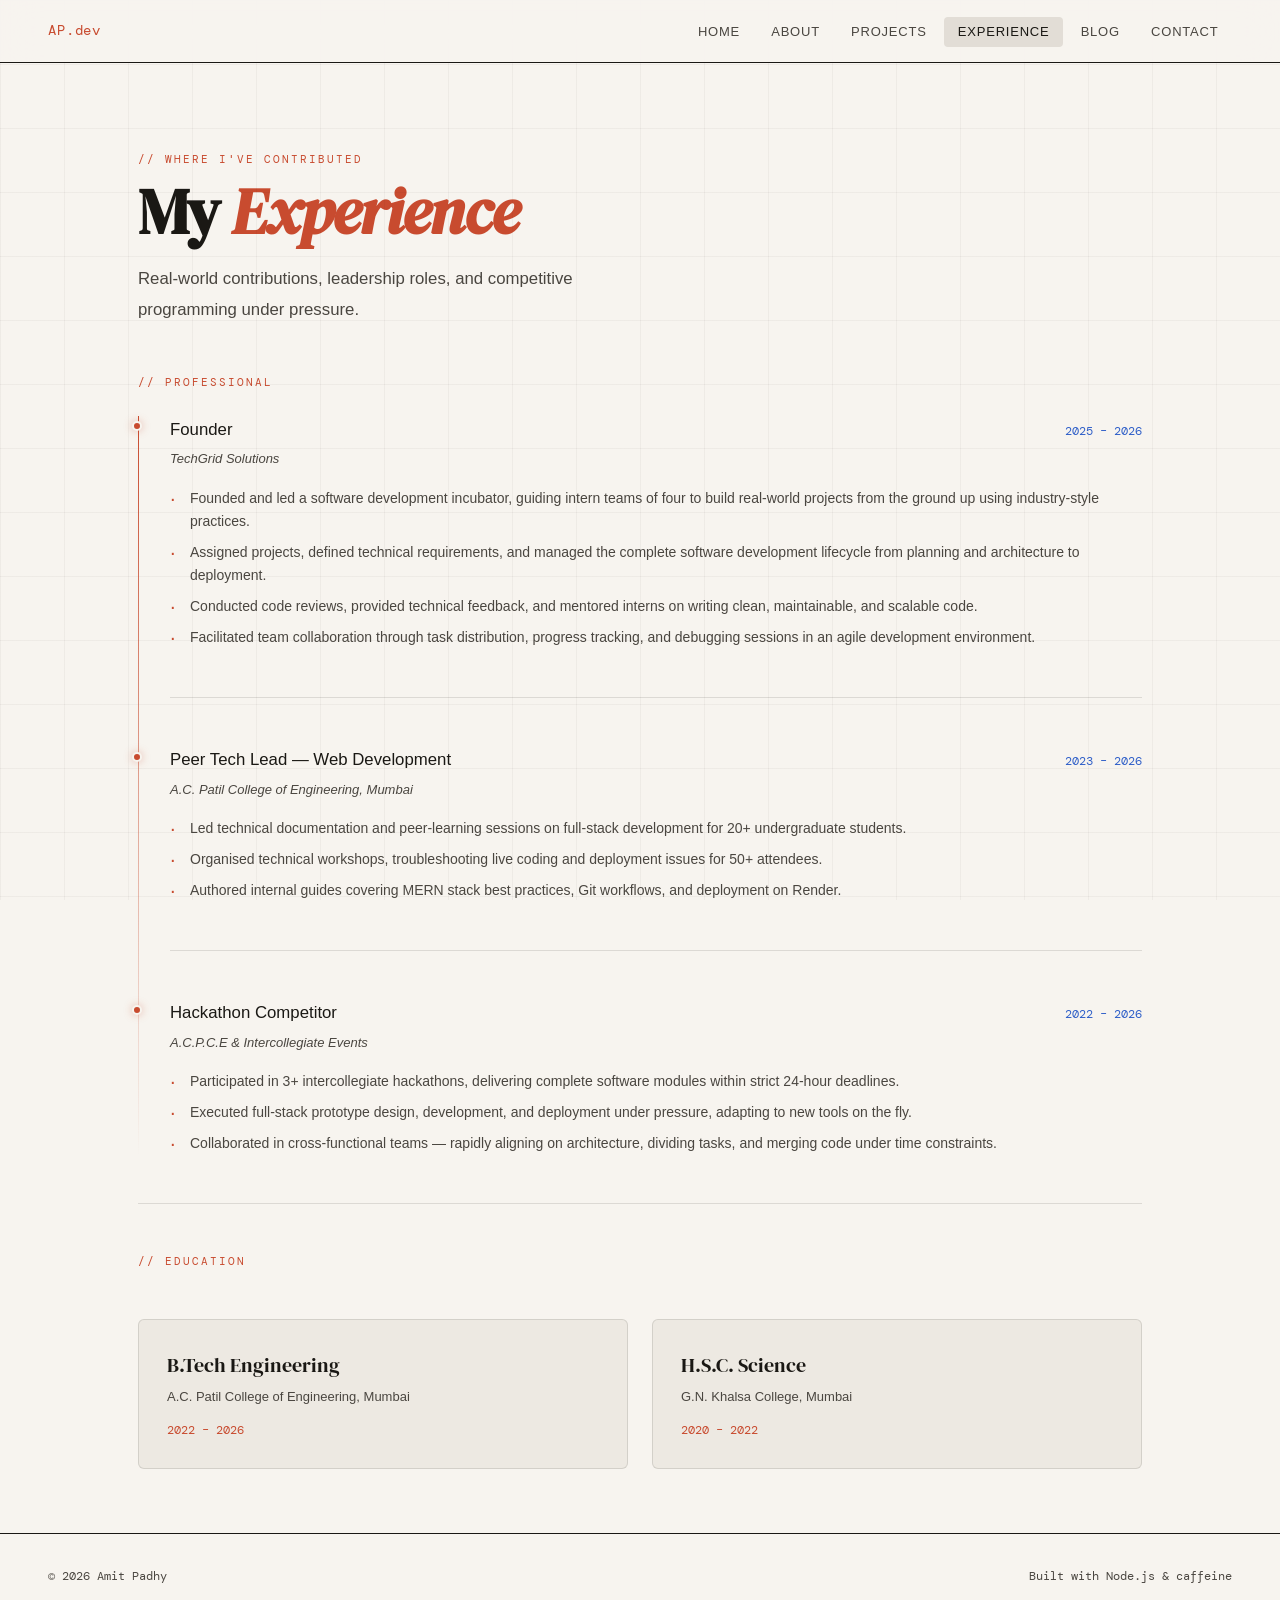
<file: experience/index.html>
<!DOCTYPE html>
<html lang="en">
<head>
<meta charset="UTF-8">
<meta name="viewport" content="width=device-width, initial-scale=1.0">
<title>Experience — Amit Padhy</title>
<link rel="preconnect" href="https://fonts.googleapis.com">
<link rel="preconnect" href="https://fonts.gstatic.com" crossorigin>
<link href="https://fonts.googleapis.com/css2?family=DM+Serif+Display:ital@0;1&family=DM+Mono:wght@400;500&family=Outfit:wght@300;400;500;600&display=swap" rel="stylesheet">
<link rel="stylesheet" href="../css/style.css">
</head>
<body>

<!-- NAV -->
<nav>
  <a href="../index.html" class="nav-logo">AP.dev</a>
  <ul class="nav-links">
    <li><a href="../index.html">Home</a></li>
    <li><a href="../about/index.html">About</a></li>
    <li><a href="../projects/index.html">Projects</a></li>
    <li><a href="../experience/index.html" class="active">Experience</a></li>
    <li><a href="../blog/index.html">Blog</a></li>
    <li><a href="../index.html#contact">Contact</a></li>
  </ul>
  <button class="nav-toggle" aria-label="Toggle menu">
    <span></span><span></span><span></span>
  </button>
</nav>

<div class="page">
<div class="hero-grid-bg"></div>

<!-- PAGE HEADER -->
<div class="page-hero">
  <span class="label">// where I've contributed</span>
  <h1 style="font-size: clamp(2.4rem,5vw,4rem);">My <em>Experience</em></h1>
  <p style="color:var(--muted); max-width:520px; margin-top:1rem; font-size:1.05rem; line-height:1.85;">
    Real-world contributions, leadership roles, and competitive programming under pressure.
  </p>
</div>

<!-- EXPERIENCE TIMELINE -->
<div class="content-section" style="padding-top: 0;">

  <p class="label" style="margin-bottom:1.5rem;">// professional</p>
  <div class="timeline">

    <div class="timeline-item">
      <div class="timeline-dot"></div>
      <div class="timeline-meta">
        <span class="timeline-role">Founder</span>
        <span class="timeline-date">2025 – 2026</span>
      </div>
      <div class="timeline-org">TechGrid Solutions</div>
      <ul class="timeline-bullets">
        <li>Founded and led a software development incubator, guiding intern teams of four to build real-world projects from the ground up using industry-style practices.</li>
        <li>Assigned projects, defined technical requirements, and managed the complete software development lifecycle from planning and architecture to deployment.</li>
        <li>Conducted code reviews, provided technical feedback, and mentored interns on writing clean, maintainable, and scalable code.</li>
        <li>Facilitated team collaboration through task distribution, progress tracking, and debugging sessions in an agile development environment.</li>
      </ul>
    </div>

    <div class="timeline-item">
      <div class="timeline-dot"></div>
      <div class="timeline-meta">
        <span class="timeline-role">Peer Tech Lead — Web Development</span>
        <span class="timeline-date">2023 – 2026</span>
      </div>
      <div class="timeline-org">A.C. Patil College of Engineering, Mumbai</div>
      <ul class="timeline-bullets">
        <li>Led technical documentation and peer-learning sessions on full-stack development for 20+ undergraduate students.</li>
        <li>Organised technical workshops, troubleshooting live coding and deployment issues for 50+ attendees.</li>
        <li>Authored internal guides covering MERN stack best practices, Git workflows, and deployment on Render.</li>
      </ul>
    </div>

    <div class="timeline-item">
      <div class="timeline-dot"></div>
      <div class="timeline-meta">
        <span class="timeline-role">Hackathon Competitor</span>
        <span class="timeline-date">2022 – 2026</span>
      </div>
      <div class="timeline-org">A.C.P.C.E &amp; Intercollegiate Events</div>
      <ul class="timeline-bullets">
        <li>Participated in 3+ intercollegiate hackathons, delivering complete software modules within strict 24-hour deadlines.</li>
        <li>Executed full-stack prototype design, development, and deployment under pressure, adapting to new tools on the fly.</li>
        <li>Collaborated in cross-functional teams — rapidly aligning on architecture, dividing tasks, and merging code under time constraints.</li>
      </ul>
    </div>

  </div>

  <hr class="divider">

  <!-- Education -->
  <p class="label" style="margin-bottom:1.5rem;">// education</p>
  <div class="edu-grid">
    <div class="edu-card">
      <div class="edu-degree">B.Tech Engineering</div>
      <div class="edu-school">A.C. Patil College of Engineering, Mumbai</div>
      <div class="edu-year">2022 – 2026</div>
    </div>
    <div class="edu-card">
      <div class="edu-degree">H.S.C. Science</div>
      <div class="edu-school">G.N. Khalsa College, Mumbai</div>
      <div class="edu-year">2020 – 2022</div>
    </div>
  </div>

</div>

</div><!-- .page -->

<footer>
  <p>© 2026 Amit Padhy</p>
  <p>Built with Node.js &amp; caffeine</p>
</footer>

<script src="../js/main.js"></script>
</body>
</html>
</file>
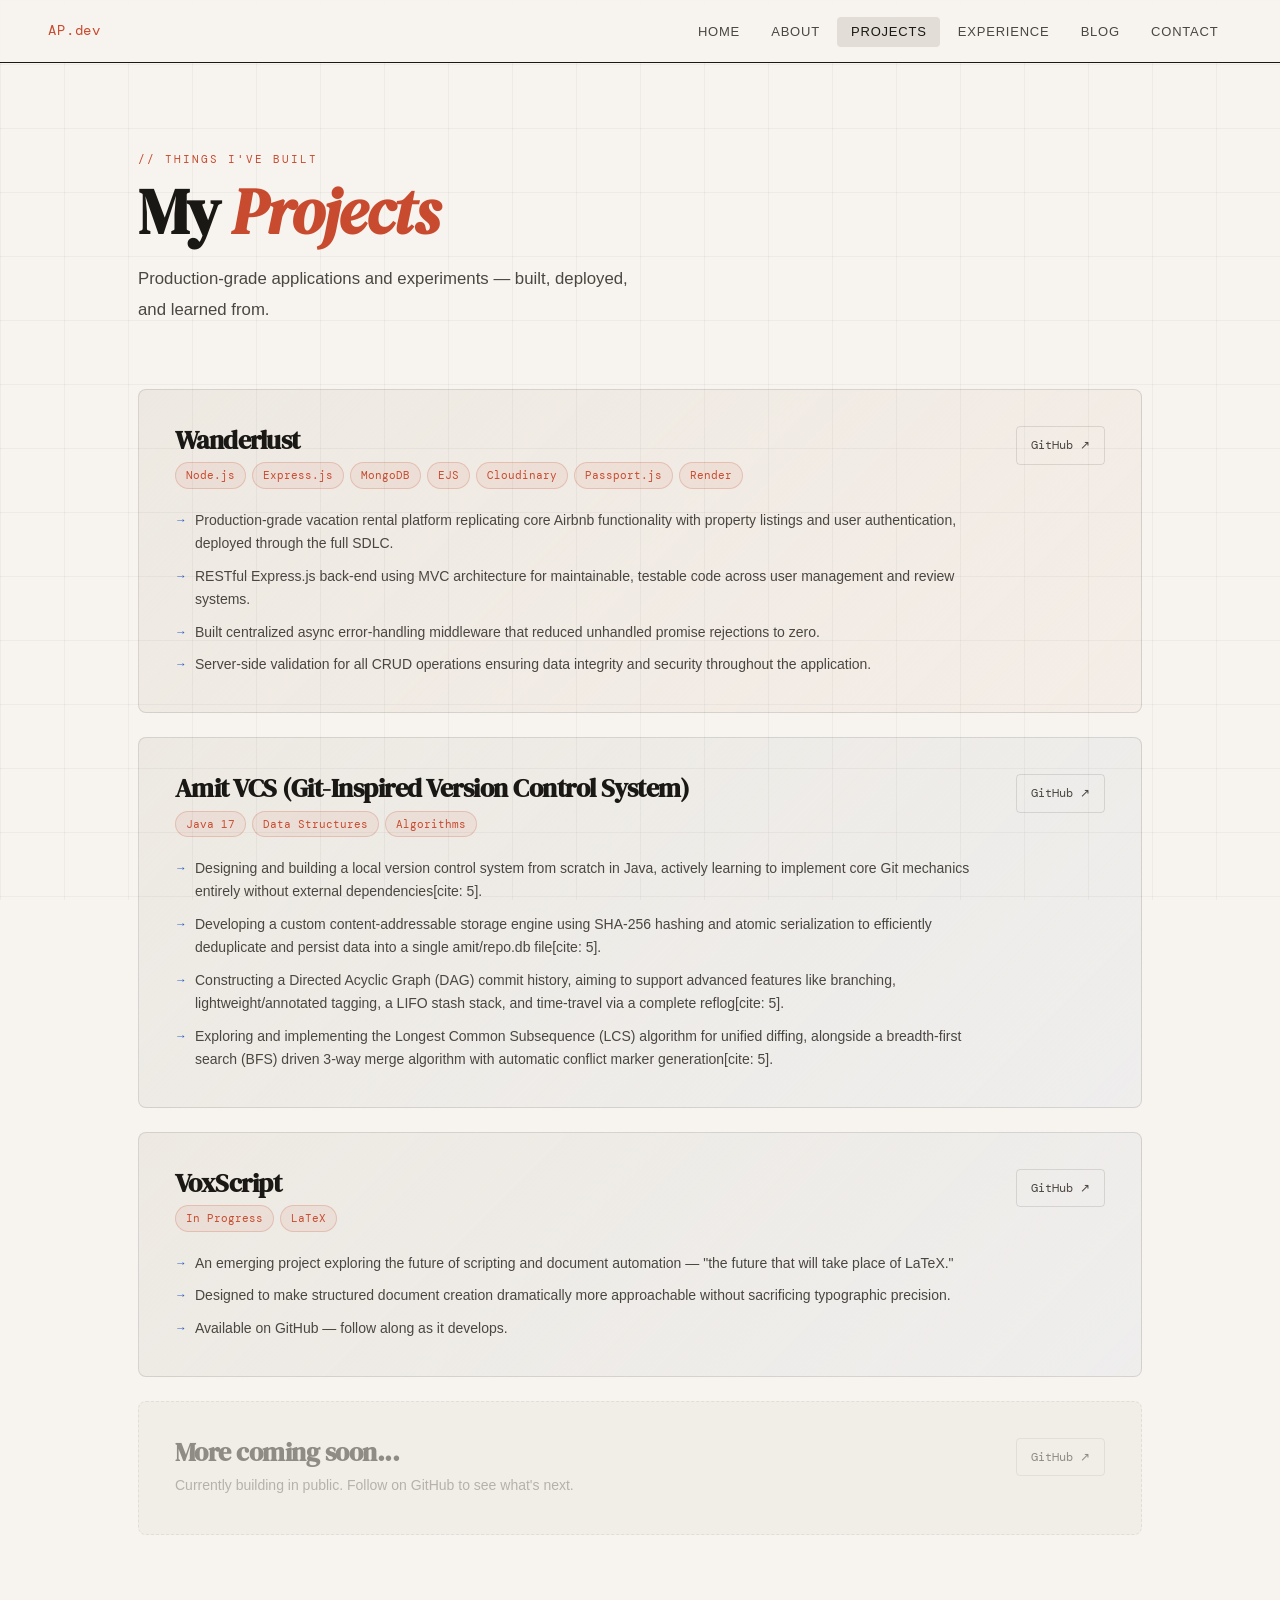
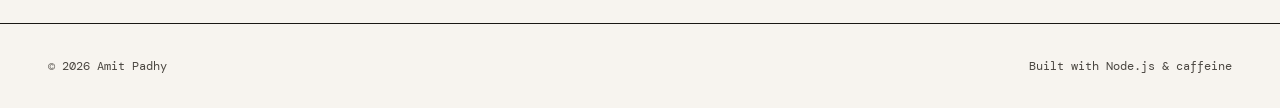
<file: projects/index.html>
<!DOCTYPE html>
<html lang="en">
<head>
<meta charset="UTF-8">
<meta name="viewport" content="width=device-width, initial-scale=1.0">
<title>Projects — Amit Padhy</title>
<link rel="preconnect" href="https://fonts.googleapis.com">
<link rel="preconnect" href="https://fonts.gstatic.com" crossorigin>
<link href="https://fonts.googleapis.com/css2?family=DM+Serif+Display:ital@0;1&family=DM+Mono:wght@400;500&family=Outfit:wght@300;400;500;600&display=swap" rel="stylesheet">
<link rel="stylesheet" href="../css/style.css">
</head>
<body>

<!-- NAV -->
<nav>
  <a href="../index.html" class="nav-logo">AP.dev</a>
  <ul class="nav-links">
    <li><a href="../index.html">Home</a></li>
    <li><a href="../about/index.html">About</a></li>
    <li><a href="../projects/index.html" class="active">Projects</a></li>
    <li><a href="../experience/index.html">Experience</a></li>
    <li><a href="../blog/index.html">Blog</a></li>
    <li><a href="../index.html#contact">Contact</a></li>
  </ul>
  <button class="nav-toggle" aria-label="Toggle menu">
    <span></span><span></span><span></span>
  </button>
</nav>

<div class="page">
<div class="hero-grid-bg"></div>

<!-- PAGE HEADER -->
<div class="page-hero">
  <span class="label">// things I've built</span>
  <h1 style="font-size: clamp(2.4rem,5vw,4rem);">My <em>Projects</em></h1>
  <p style="color:var(--muted); max-width:520px; margin-top:1rem; font-size:1.05rem; line-height:1.85;">
    Production-grade applications and experiments — built, deployed, and learned from.
  </p>
</div>

<!-- PROJECTS LIST -->
<div class="content-section" style="padding-top: 1rem;">

  <div class="project-card featured">
    <div>
      <h3 class="project-name">Wanderlust</h3>
      <div class="project-stack">
        <span class="stack-tag">Node.js</span>
        <span class="stack-tag">Express.js</span>
        <span class="stack-tag">MongoDB</span>
        <span class="stack-tag">EJS</span>
        <span class="stack-tag">Cloudinary</span>
        <span class="stack-tag">Passport.js</span>
        <span class="stack-tag">Render</span>
      </div>
      <ul class="project-bullets">
        <li>Production-grade vacation rental platform replicating core Airbnb functionality with property listings and user authentication, deployed through the full SDLC.</li>
        <li>RESTful Express.js back-end using MVC architecture for maintainable, testable code across user management and review systems.</li>
        <li>Built centralized async error-handling middleware that reduced unhandled promise rejections to zero.</li>
        <li>Server-side validation for all CRUD operations ensuring data integrity and security throughout the application.</li>
      </ul>
    </div>
    <div class="project-links">
      <a href="https://github.com/amitpadhyart/airbnbclone" class="icon-link" target="_blank" rel="noopener">GitHub ↗</a>
    </div>
  </div>

  <div class="project-card secondary">
    <div>
      <h3 class="project-name">Amit VCS (Git-Inspired Version Control System)</h3>
      <div class="project-stack">
        <span class="stack-tag">Java 17</span>
        <span class="stack-tag">Data Structures</span>
        <span class="stack-tag">Algorithms</span>
      </div>
      <ul class="project-bullets">
        <li>Designing and building a local version control system from scratch in Java, actively learning to implement core Git mechanics entirely without external dependencies[cite: 5].</li>
        <li>Developing a custom content-addressable storage engine using SHA-256 hashing and atomic serialization to efficiently deduplicate and persist data into a single amit/repo.db file[cite: 5].</li>
        <li>Constructing a Directed Acyclic Graph (DAG) commit history, aiming to support advanced features like branching, lightweight/annotated tagging, a LIFO stash stack, and time-travel via a complete reflog[cite: 5].</li>
        <li>Exploring and implementing the Longest Common Subsequence (LCS) algorithm for unified diffing, alongside a breadth-first search (BFS) driven 3-way merge algorithm with automatic conflict marker generation[cite: 5].</li>
      </ul>
    </div>
    <div class="project-links">
      <a href="https://github.com/amitpadhyart" class="icon-link" target="_blank" rel="noopener">GitHub ↗</a>
    </div>
  </div>

  <div class="project-card secondary">
    <div>
      <h3 class="project-name">VoxScript</h3>
      <div class="project-stack">
        <span class="stack-tag">In Progress</span>
        <span class="stack-tag">LaTeX</span>
      </div>
      <ul class="project-bullets">
        <li>An emerging project exploring the future of scripting and document automation — "the future that will take place of LaTeX."</li>
        <li>Designed to make structured document creation dramatically more approachable without sacrificing typographic precision.</li>
        <li>Available on GitHub — follow along as it develops.</li>
      </ul>
    </div>
    <div class="project-links">
      <a href="https://github.com/amitpadhyart/VoxScript" class="icon-link" target="_blank" rel="noopener">GitHub ↗</a>
    </div>
  </div>

  <!-- More Coming Soon Card -->
  <div class="project-card" style="border-style: dashed; opacity: 0.6;">
    <div>
      <h3 class="project-name" style="color:var(--muted);">More coming soon...</h3>
      <p style="font-size:14px; color:var(--faint); margin-top:0.5rem;">
        Currently building in public. Follow on GitHub to see what's next.
      </p>
    </div>
    <div class="project-links">
      <a href="https://github.com/amitpadhyart" class="icon-link" target="_blank" rel="noopener">GitHub ↗</a>
    </div>
  </div>

</div>

</div><!-- .page -->

<footer>
  <p>© 2026 Amit Padhy</p>
  <p>Built with Node.js &amp; caffeine</p>
</footer>

<script src="../js/main.js"></script>
</body>
</html>
</file>
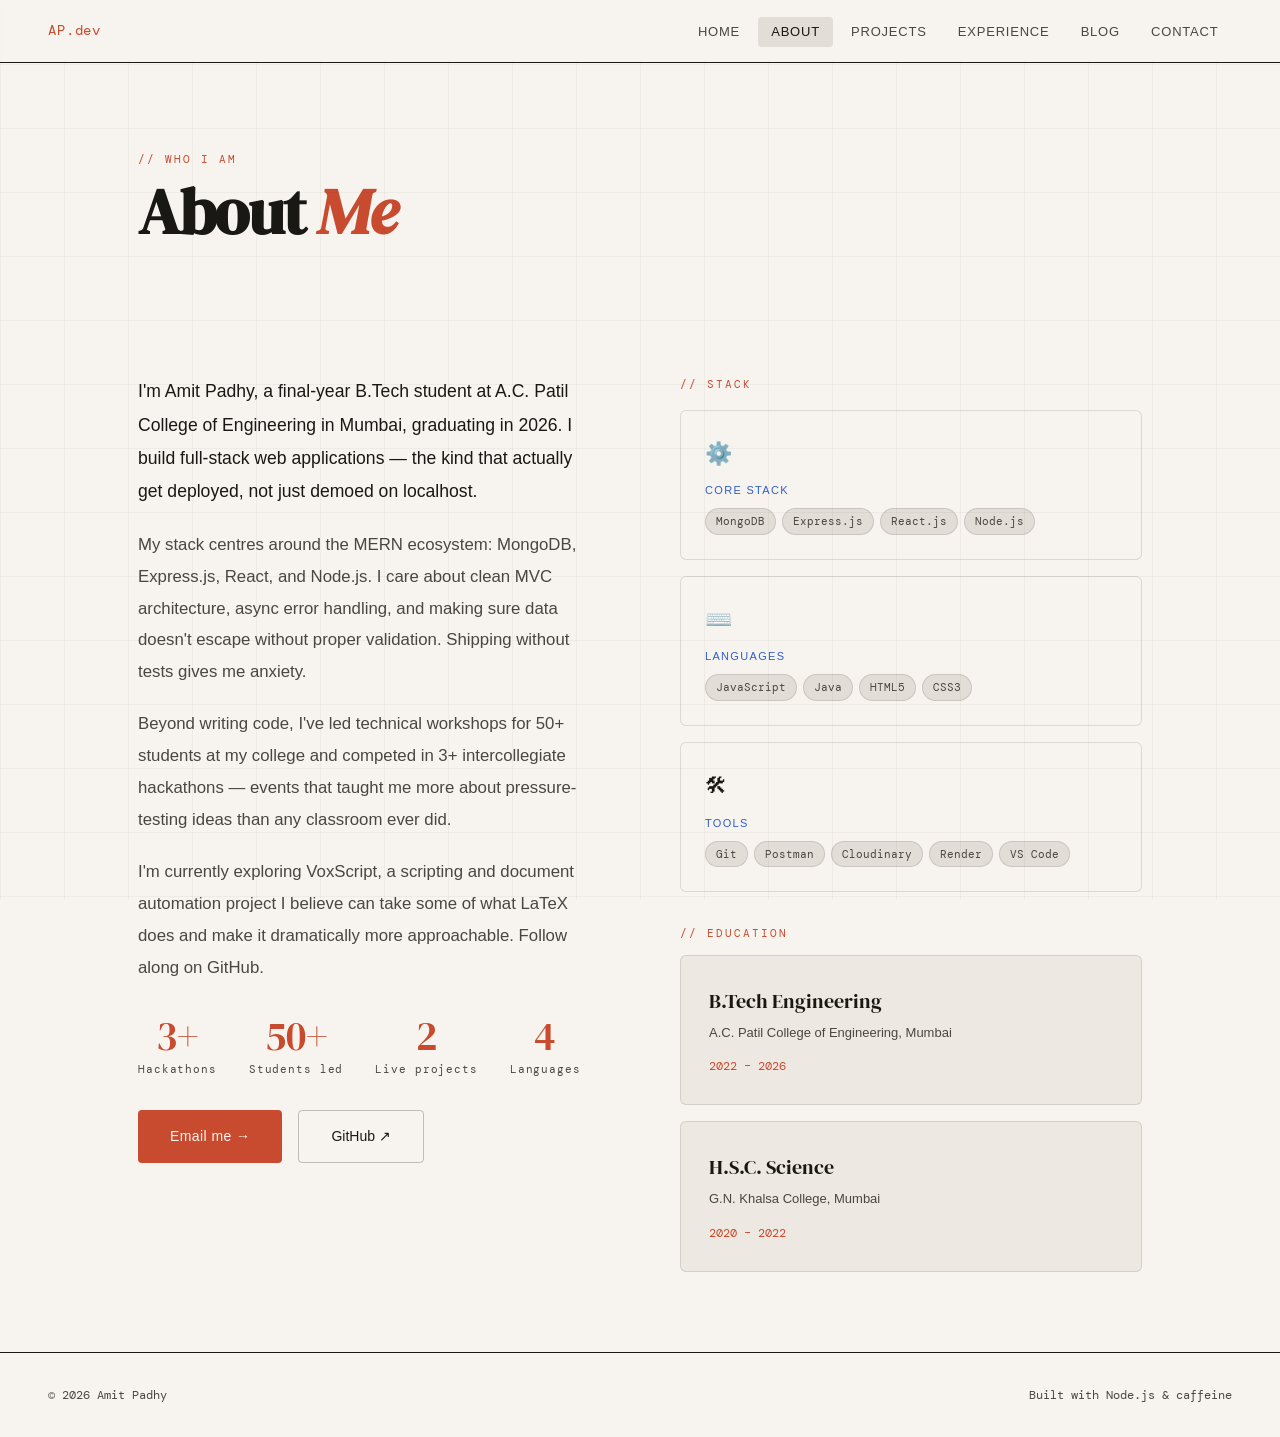
<file: amitpadhy-site/about/index.html>
<!DOCTYPE html>
<html lang="en">
<head>
<meta charset="UTF-8">
<meta name="viewport" content="width=device-width, initial-scale=1.0">
<title>About — Amit Padhy</title>
<link rel="preconnect" href="https://fonts.googleapis.com">
<link rel="preconnect" href="https://fonts.gstatic.com" crossorigin>
<link href="https://fonts.googleapis.com/css2?family=DM+Serif+Display:ital@0;1&family=DM+Mono:wght@400;500&family=Outfit:wght@300;400;500;600&display=swap" rel="stylesheet">
<link rel="stylesheet" href="../css/style.css">
</head>
<body>

<!-- NAV -->
<nav>
  <a href="../index.html" class="nav-logo">AP.dev</a>
  <ul class="nav-links">
    <li><a href="../index.html">Home</a></li>
    <li><a href="../about/index.html" class="active">About</a></li>
    <li><a href="../projects/index.html">Projects</a></li>
    <li><a href="../experience/index.html">Experience</a></li>
    <li><a href="../blog/index.html">Blog</a></li>
    <li><a href="../index.html#contact">Contact</a></li>
  </ul>
  <button class="nav-toggle" aria-label="Toggle menu">
    <span></span><span></span><span></span>
  </button>
</nav>

<div class="page">
<div class="hero-grid-bg"></div>

<!-- PAGE HEADER -->
<div class="page-hero">
  <span class="label">// who I am</span>
  <h1 style="font-size: clamp(2.4rem,5vw,4rem);">About <em>Me</em></h1>
</div>

<!-- ABOUT GRID -->
<div class="about-grid">
  <div class="about-bio">
    <p>
      I'm Amit Padhy, a final-year B.Tech student at A.C. Patil College of Engineering in Mumbai,
      graduating in 2026. I build full-stack web applications — the kind that actually get deployed,
      not just demoed on localhost.
    </p>
    <p>
      My stack centres around the MERN ecosystem: MongoDB, Express.js, React, and Node.js. I care
      about clean MVC architecture, async error handling, and making sure data doesn't escape without
      proper validation. Shipping without tests gives me anxiety.
    </p>
    <p>
      Beyond writing code, I've led technical workshops for 50+ students at my college and competed
      in 3+ intercollegiate hackathons — events that taught me more about pressure-testing ideas than
      any classroom ever did.
    </p>
    <p>
      I'm currently exploring VoxScript, a scripting and document automation project I believe can
      take some of what LaTeX does and make it dramatically more approachable. Follow along on GitHub.
    </p>

    <div class="stat-row">
      <div class="stat">
        <div class="stat-num">3+</div>
        <div class="stat-label">Hackathons</div>
      </div>
      <div class="stat">
        <div class="stat-num">50+</div>
        <div class="stat-label">Students led</div>
      </div>
      <div class="stat">
        <div class="stat-num">2</div>
        <div class="stat-label">Live projects</div>
      </div>
      <div class="stat">
        <div class="stat-num">4</div>
        <div class="stat-label">Languages</div>
      </div>
    </div>

    <div style="display:flex; gap:1rem; flex-wrap:wrap; margin-top:1.5rem;">
      <a href="mailto:amitpadhy604@gmail.com" class="btn-primary">Email me →</a>
      <a href="https://github.com/amitpadhyart" target="_blank" rel="noopener" class="btn-ghost">GitHub ↗</a>
    </div>
  </div>

  <!-- Sidebar: condensed skills -->
  <div class="about-sidebar">
    <p class="label" style="margin-bottom:1rem;">// stack</p>
    <div class="skill-card">
      <div class="skill-card-icon">⚙️</div>
      <h3>Core Stack</h3>
      <div class="skill-tags">
        <span class="tag">MongoDB</span>
        <span class="tag">Express.js</span>
        <span class="tag">React.js</span>
        <span class="tag">Node.js</span>
      </div>
    </div>
    <div class="skill-card" style="margin-top:1rem;">
      <div class="skill-card-icon">⌨️</div>
      <h3>Languages</h3>
      <div class="skill-tags">
        <span class="tag">JavaScript</span>
        <span class="tag">Java</span>
        <span class="tag">HTML5</span>
        <span class="tag">CSS3</span>
      </div>
    </div>
    <div class="skill-card" style="margin-top:1rem;">
      <div class="skill-card-icon">🛠</div>
      <h3>Tools</h3>
      <div class="skill-tags">
        <span class="tag">Git</span>
        <span class="tag">Postman</span>
        <span class="tag">Cloudinary</span>
        <span class="tag">Render</span>
        <span class="tag">VS Code</span>
      </div>
    </div>

    <p class="label" style="margin-top:2rem; margin-bottom:0.75rem;">// education</p>
    <div class="edu-card">
      <div class="edu-degree">B.Tech Engineering</div>
      <div class="edu-school">A.C. Patil College of Engineering, Mumbai</div>
      <div class="edu-year">2022 – 2026</div>
    </div>
    <div class="edu-card" style="margin-top:1rem;">
      <div class="edu-degree">H.S.C. Science</div>
      <div class="edu-school">G.N. Khalsa College, Mumbai</div>
      <div class="edu-year">2020 – 2022</div>
    </div>
  </div>
</div>

</div><!-- .page -->

<footer>
  <p>© 2026 Amit Padhy</p>
  <p>Built with Node.js &amp; caffeine</p>
</footer>

<script src="../js/main.js"></script>
</body>
</html>
</file>
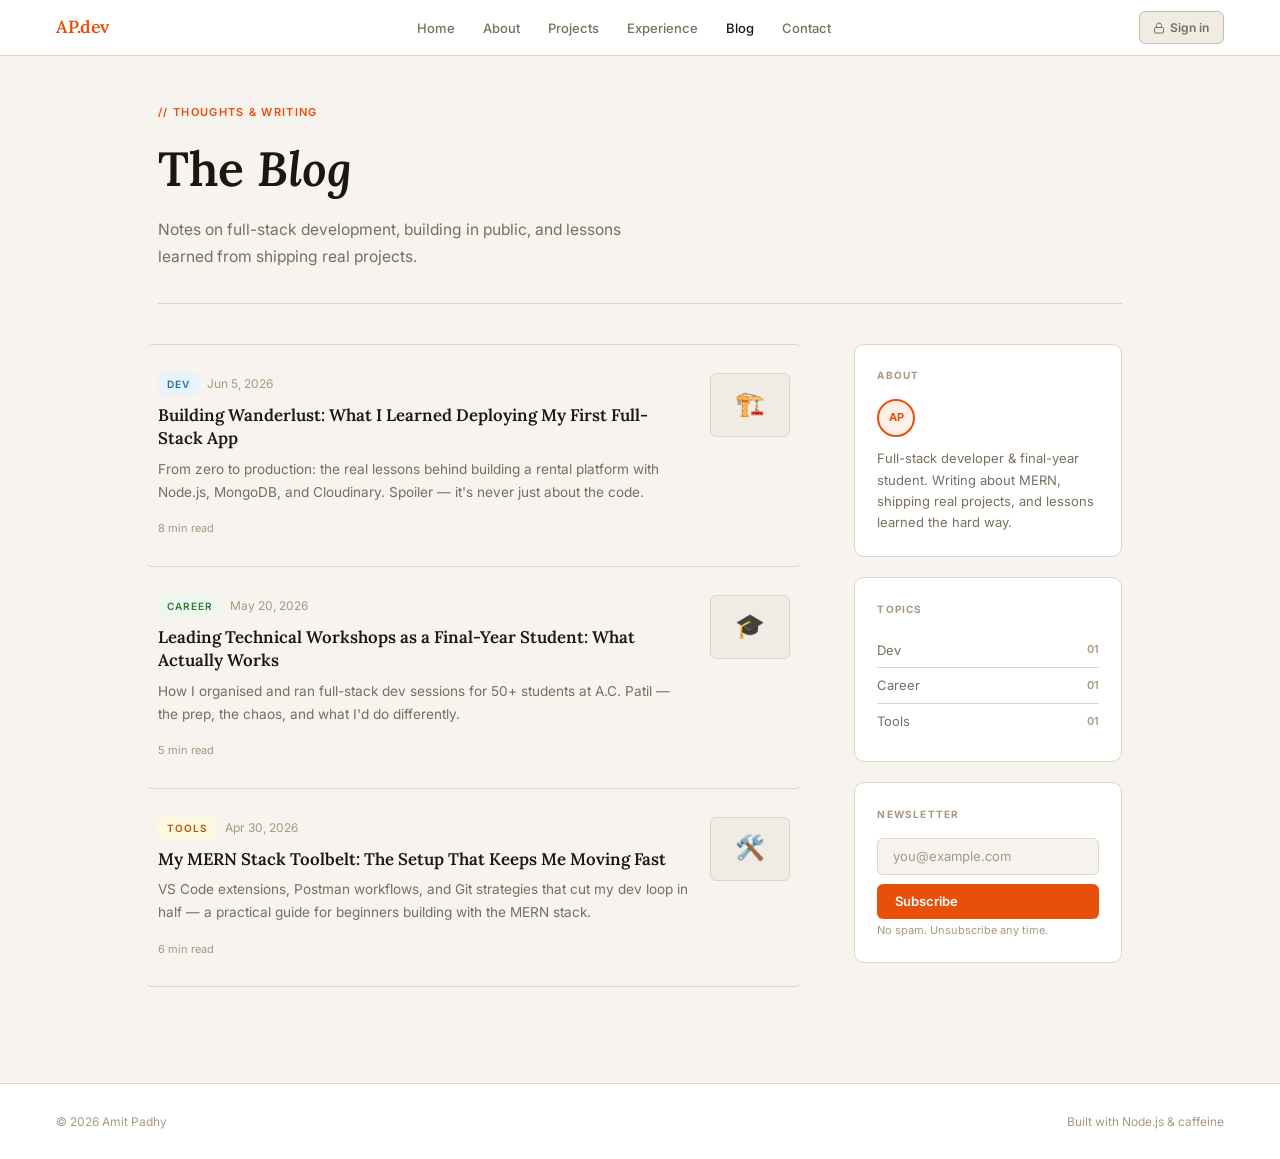
<file: amitpadhy-site/blog/index.html>
<!DOCTYPE html>
<html lang="en">
<head>
<meta charset="UTF-8">
<meta name="viewport" content="width=device-width, initial-scale=1.0">
<title>Blog — Amit Padhy</title>
<link rel="preconnect" href="https://fonts.googleapis.com">
<link rel="preconnect" href="https://fonts.gstatic.com" crossorigin>
<link href="https://fonts.googleapis.com/css2?family=Lora:ital,wght@0,400;0,600;1,400&family=Inter:wght@300;400;500;600&display=swap" rel="stylesheet">

<style>
/* ── Reset ── */
*, *::before, *::after { box-sizing: border-box; margin: 0; padding: 0; }

:root {
  --bg:        #f7f3ee;
  --canvas:    #ffffff;
  --surface:   #f0ebe3;
  --border:    #ddd5c8;
  --border2:   #c9bfb2;
  --text:      #1c160e;
  --muted:     #7a6e5f;
  --muted2:    #a89880;
  --accent:    #e8500a;
  --accent-h:  #c23b00;
  --accent-lt: #fdf0e8;
  --sans:      'Inter', system-ui, sans-serif;
  --serif:     'Lora', Georgia, serif;
  --r:         6px;
  --r-lg:      10px;
  --t:         160ms ease;
}

html { font-size: 16px; }
body { font-family: var(--sans); background: var(--bg); color: var(--text); min-height: 100vh; line-height: 1.6; }
a { color: inherit; text-decoration: none; }
button { cursor: pointer; border: none; outline: none; background: none; font-family: inherit; }
em { font-style: italic; }

/* ── Nav ── */
nav {
  background: var(--canvas);
  border-bottom: 1px solid var(--border);
  display: flex; align-items: center; justify-content: space-between;
  padding: 0 clamp(1.5rem, 5vw, 3.5rem);
  height: 56px;
  position: sticky; top: 0; z-index: 50;
}
.nav-logo { font-family: var(--serif); font-size: 1.1rem; font-weight: 600; color: var(--accent); letter-spacing: -0.01em; }
.nav-links { display: flex; gap: 1.75rem; list-style: none; }
.nav-links a { font-size: 13px; color: var(--muted); transition: color var(--t); font-weight: 500; }
.nav-links a:hover, .nav-links a.active { color: var(--text); }

/* ── Blog list page ── */
.page { max-width: 1060px; margin: 0 auto; padding: 3rem clamp(1.5rem, 5vw, 3rem) 6rem; }

.blog-page-header { border-bottom: 1px solid var(--border); padding-bottom: 2rem; margin-bottom: 2.5rem; }
.label { font-size: 11px; font-weight: 600; letter-spacing: 0.12em; text-transform: uppercase; color: var(--accent); display: block; margin-bottom: 0.6rem; }
.blog-page-header h1 { font-family: var(--serif); font-size: clamp(2rem, 4vw, 3rem); font-weight: 600; margin-bottom: 0.5rem; color: var(--text); }
.blog-page-header p { color: var(--muted); font-size: 0.975rem; max-width: 520px; line-height: 1.75; }

/* ── Two-col layout ── */
.blog-layout { display: grid; grid-template-columns: 1fr 268px; gap: 4rem; align-items: start; }
@media (max-width: 800px) { .blog-layout { grid-template-columns: 1fr; gap: 3rem; } .blog-sidebar { order: -1; } }

/* ── Post list ── */
.post-list { display: flex; flex-direction: column; }

/* CHANGE 1: clickable card */
.post-item {
  display: grid; grid-template-columns: 1fr 80px;
  gap: 1.25rem; align-items: start;
  padding: 1.75rem 0; border-bottom: 1px solid var(--border);
  cursor: pointer;
  transition: background var(--t);
  border-radius: var(--r);
  margin: 0 -0.75rem;
  padding-left: 0.75rem;
  padding-right: 0.75rem;
}
.post-item:first-child { border-top: 1px solid var(--border); }
.post-item:hover { background: rgba(232, 80, 10, 0.04); }
.post-item:hover .post-title { color: var(--accent); }

.post-meta { display: flex; align-items: center; gap: 8px; margin-bottom: 9px; }
.post-cat {
  font-size: 10px; font-weight: 600; letter-spacing: 0.1em;
  text-transform: uppercase; padding: 3px 9px; border-radius: 4px;
}
.cat-dev    { background: #e8f4fd; color: #1e6fa8; }
.cat-career { background: #edf7ed; color: #2e7d32; }
.cat-tools  { background: #fff8e1; color: #b45309; }
.cat-other  { background: #f3e8ff; color: #7c3aed; }

.post-date { font-size: 12px; color: var(--muted2); }
.post-title { font-family: var(--serif); font-size: 1.05rem; font-weight: 600; color: var(--text); margin: 0 0 0.45rem; line-height: 1.4; transition: color var(--t); }
.post-excerpt { font-size: 0.85rem; color: var(--muted); line-height: 1.7; margin: 0 0 1rem; }
.post-footer { display: flex; align-items: center; gap: 0.9rem; flex-wrap: wrap; }
.read-time { font-size: 11px; color: var(--muted2); }
.btn-edit {
  font-size: 11px; font-weight: 600; letter-spacing: 0.05em; text-transform: uppercase;
  padding: 3px 10px; border: 1px solid var(--border2); border-radius: 4px;
  color: var(--muted); background: var(--surface); transition: color var(--t), border-color var(--t), background var(--t);
}
.btn-edit:hover { color: var(--accent); border-color: var(--accent); background: var(--accent-lt); }

/* CHANGE 3: inline delete button */
.btn-delete {
  font-size: 11px; font-weight: 600; letter-spacing: 0.05em; text-transform: uppercase;
  padding: 3px 10px; border: 1px solid #fca5a5; border-radius: 4px;
  color: #dc2626; background: #fef2f2; transition: color var(--t), border-color var(--t), background var(--t);
}
.btn-delete:hover { background: #fee2e2; border-color: #f87171; }

.post-thumb {
  width: 80px; height: 64px; background: var(--surface); border: 1px solid var(--border);
  border-radius: var(--r); display: flex; align-items: center; justify-content: center;
  font-size: 1.5rem; flex-shrink: 0;
}

/* ── Sidebar ── */
.blog-sidebar { display: flex; flex-direction: column; gap: 1.25rem; position: sticky; top: 5rem; }
.sidebar-block { background: var(--canvas); border: 1px solid var(--border); border-radius: var(--r-lg); padding: 1.4rem; }
.sidebar-block h3 { font-size: 10px; font-weight: 700; letter-spacing: 0.12em; text-transform: uppercase; color: var(--muted2); margin: 0 0 1rem; }
.about-avatar {
  width: 38px; height: 38px; border-radius: 50%;
  background: var(--accent-lt); border: 2px solid var(--accent);
  display: flex; align-items: center; justify-content: center;
  font-size: 11px; font-weight: 700; color: var(--accent); margin-bottom: 0.7rem;
}
.about-bio { font-size: 13px; color: var(--muted); line-height: 1.65; }
.topic-list { list-style: none; }
.topic-list li {
  display: flex; justify-content: space-between; align-items: center;
  font-size: 13px; color: var(--muted); padding: 7px 0;
  border-bottom: 1px solid var(--border); cursor: pointer; transition: color var(--t);
}
.topic-list li:last-child { border: none; }
.topic-list li:hover { color: var(--text); }
.topic-count { font-size: 11px; color: var(--muted2); font-weight: 600; }
.subscribe-form { display: flex; flex-direction: column; gap: 0.55rem; }
.subscribe-form input[type="email"] {
  padding: 0.6rem 0.9rem; background: var(--bg); border: 1px solid var(--border);
  border-radius: var(--r); color: var(--text); font-family: var(--sans); font-size: 13px;
  outline: none; transition: border-color var(--t);
}
.subscribe-form input[type="email"]:focus { border-color: var(--accent); }
.subscribe-form input[type="email"]::placeholder { color: var(--muted2); }
.subscribe-note { font-size: 11px; color: var(--muted2); margin: 0.2rem 0 0; }

/* ── Primary button ── */
.btn-primary {
  padding: 0.6rem 1.1rem; background: var(--accent); border: none;
  border-radius: var(--r); color: #fff; font-family: var(--sans); font-size: 13px; font-weight: 600;
  transition: background var(--t); cursor: pointer; display: inline-flex; align-items: center; gap: 6px;
}
.btn-primary:hover { background: var(--accent-h); }

/* ── FAB ── */
.fab {
  position: fixed; bottom: 2.5rem; right: 2.5rem;
  width: 54px; height: 54px; border-radius: 50%;
  background: var(--accent); color: #fff; font-size: 1.5rem;
  display: flex; align-items: center; justify-content: center;
  box-shadow: 0 4px 18px rgba(232,80,10,0.4);
  transition: transform var(--t), box-shadow var(--t);
  z-index: 200;
}
.fab:hover { transform: scale(1.07); box-shadow: 0 6px 28px rgba(232,80,10,0.55); }
.fab:active { transform: scale(0.95); }

/* ── OVERLAY SHELL (shared by meta-step and editor-step) ── */
.overlay {
  display: none; position: fixed; inset: 0; z-index: 300;
  background: var(--bg); overflow-y: auto;
}
.overlay.open { display: block; }

/* ── STEP 1: Metadata panel ── */
.meta-shell {
  min-height: 100vh; display: flex; flex-direction: column;
}
.meta-topbar {
  background: var(--canvas); border-bottom: 1px solid var(--border);
  padding: 0 clamp(1.5rem, 5vw, 3rem);
  height: 56px; display: flex; align-items: center; justify-content: space-between;
  position: sticky; top: 0; z-index: 10;
}
.meta-topbar-title { font-family: var(--serif); font-size: 1rem; font-weight: 600; color: var(--muted); }
.meta-topbar-actions { display: flex; gap: 0.6rem; align-items: center; }

.meta-body { flex: 1; display: flex; align-items: flex-start; justify-content: center; padding: 3rem 1.5rem 5rem; }
.meta-card { background: var(--canvas); border: 1px solid var(--border); border-radius: 12px; padding: 2.5rem; width: 100%; max-width: 580px; }
.meta-card-header { margin-bottom: 2rem; }
.meta-card-header h2 { font-family: var(--serif); font-size: 1.55rem; font-weight: 600; margin-bottom: 0.35rem; }
.meta-card-header p { font-size: 13px; color: var(--muted); }

.form-group { margin-bottom: 1.3rem; }
.form-group label { display: block; font-size: 11px; font-weight: 700; letter-spacing: 0.1em; text-transform: uppercase; color: var(--muted); margin-bottom: 0.4rem; }
.form-group input,
.form-group select,
.form-group textarea {
  width: 100%; background: var(--bg); border: 1px solid var(--border);
  border-radius: var(--r); color: var(--text); font-family: var(--sans); font-size: 14px;
  padding: 0.65rem 0.9rem; outline: none; transition: border-color var(--t); resize: vertical;
}
.form-group input:focus,
.form-group select:focus,
.form-group textarea:focus { border-color: var(--accent); box-shadow: 0 0 0 3px rgba(232,80,10,0.1); }
.form-group input::placeholder,
.form-group textarea::placeholder { color: var(--muted2); }
.form-group select { appearance: none; background-image: url("data:image/svg+xml,%3Csvg xmlns='http://www.w3.org/2000/svg' width='12' height='8' viewBox='0 0 12 8'%3E%3Cpath d='M1 1l5 5 5-5' stroke='%237a6e5f' stroke-width='1.5' fill='none' stroke-linecap='round'/%3E%3C/svg%3E"); background-repeat: no-repeat; background-position: right 0.8rem center; padding-right: 2.5rem; }
.form-row { display: grid; grid-template-columns: 1fr 1fr; gap: 1rem; }
@media (max-width: 500px) { .form-row { grid-template-columns: 1fr; } }
.form-group textarea { min-height: 88px; }
.meta-actions { display: flex; align-items: center; justify-content: space-between; margin-top: 2rem; padding-top: 1.5rem; border-top: 1px solid var(--border); }
.step-note { font-size: 12px; color: var(--muted2); }

/* ── STEP 2: Full-width editor ── */
.editor-shell { min-height: 100vh; display: flex; flex-direction: column; background: var(--canvas); }
.editor-topbar {
  background: var(--canvas); border-bottom: 1px solid var(--border);
  padding: 0 clamp(1rem, 4vw, 2.5rem);
  height: 52px; display: flex; align-items: center; justify-content: space-between;
  position: sticky; top: 0; z-index: 10; gap: 1rem;
}
.editor-topbar-left { display: flex; align-items: center; gap: 0.75rem; flex: 1; min-width: 0; }
.editor-logo { font-family: var(--serif); font-size: 0.95rem; font-weight: 600; color: var(--accent); flex-shrink: 0; }
.editor-post-title-input {
  flex: 1; min-width: 0;
  background: none; border: none; border-bottom: 1px solid transparent;
  font-family: var(--sans); font-size: 14px; font-weight: 600; color: var(--text);
  padding: 2px 0; outline: none; transition: border-color var(--t);
}
.editor-post-title-input:focus { border-bottom-color: var(--border2); }
.editor-post-title-input::placeholder { color: var(--muted2); font-weight: 400; }
.editor-topbar-right { display: flex; gap: 0.5rem; align-items: center; flex-shrink: 0; }
.btn-outline {
  padding: 0.42rem 0.9rem; background: transparent; border: 1px solid var(--border2);
  border-radius: var(--r); color: var(--muted); font-family: var(--sans); font-size: 12px; font-weight: 600;
  transition: color var(--t), border-color var(--t); cursor: pointer;
}
.btn-outline:hover { color: var(--text); border-color: var(--border2); }

/* Horizontal toolbar */
.editor-toolbar {
  background: var(--canvas); border-bottom: 1px solid var(--border);
  padding: 0 clamp(1rem, 4vw, 2.5rem);
  height: 42px; display: flex; align-items: center; gap: 2px;
  overflow-x: auto; scrollbar-width: none;
}
.editor-toolbar::-webkit-scrollbar { display: none; }
.tb-sep { width: 1px; height: 20px; background: var(--border); margin: 0 6px; flex-shrink: 0; }
.tb-btn {
  flex-shrink: 0;
  width: 30px; height: 30px; border-radius: 5px;
  display: flex; align-items: center; justify-content: center;
  font-size: 13px; font-weight: 600; color: var(--muted);
  transition: background var(--t), color var(--t);
}
.tb-btn:hover { background: var(--surface); color: var(--text); }
.tb-btn.active { background: var(--accent-lt); color: var(--accent); }
.tb-btn svg { width: 15px; height: 15px; stroke: currentColor; fill: none; stroke-width: 2; stroke-linecap: round; stroke-linejoin: round; pointer-events: none; }
.tb-select {
  flex-shrink: 0;
  background: none; border: none; font-family: var(--sans); font-size: 13px;
  color: var(--muted); padding: 0 0.5rem; height: 30px; outline: none;
  cursor: pointer; border-radius: 5px;
}
.tb-select:hover { background: var(--surface); color: var(--text); }

/* Editor content area */
.editor-body { flex: 1; display: flex; flex-direction: column; align-items: center; padding: 3rem 1.5rem 6rem; }
.editor-canvas-wrap { width: 100%; max-width: 820px; display: flex; flex-direction: column; gap: 0; }
.title-field {
  width: 100%; border: none; outline: none; resize: none;
  font-family: var(--serif); font-size: clamp(1.8rem, 4vw, 2.6rem); font-weight: 600;
  color: var(--text); line-height: 1.2; padding: 0 0 1rem;
  border-bottom: 2px solid var(--border); margin-bottom: 0;
  background: transparent; overflow: hidden;
}
.title-field::placeholder { color: #c5bbb0; }
.body-field {
  width: 100%; border: none; outline: none; resize: none;
  font-family: var(--serif); font-size: 1.1rem; color: var(--text); line-height: 1.85;
  padding: 1.5rem 0 0; background: transparent; min-height: 60vh;
}
.body-field::placeholder { color: #c5bbb0; }

/* ── Article reader ── */
.reader-backdrop {
  display: none; position: fixed; inset: 0;
  background: rgba(247,243,238,0.96); backdrop-filter: blur(4px);
  z-index: 400; overflow-y: auto;
}
.reader-backdrop.open { display: block; }
.reader-topbar {
  background: var(--canvas); border-bottom: 1px solid var(--border);
  padding: 0 clamp(1.5rem, 5vw, 3rem); height: 52px;
  display: flex; align-items: center; justify-content: space-between;
  position: sticky; top: 0;
}
.reader-back { font-size: 13px; font-weight: 600; color: var(--muted); cursor: pointer; display: flex; align-items: center; gap: 6px; transition: color var(--t); }
.reader-back:hover { color: var(--accent); }
.reader-inner { max-width: 1100px; margin: 0 auto; padding: 3.5rem 1.5rem 6rem; }
.reader-meta { display: flex; align-items: center; gap: 10px; margin-bottom: 1.25rem; }
.reader-title { font-family: var(--serif); font-weight: 600; font-size: clamp(1.7rem, 4vw, 2.5rem); line-height: 1.22; margin-bottom: 1.25rem; color: var(--text); }
.reader-excerpt { font-size: 1.1rem; color: var(--muted); line-height: 1.75; margin-bottom: 2.5rem; padding-bottom: 2rem; border-bottom: 1px solid var(--border); font-style: italic; }
.reader-body { font-family: var(--serif); font-size: 1.05rem; line-height: 1.9; color: #2c2016; white-space: pre-wrap; }

/* ── Empty state ── */
.empty-state { padding: 3rem 0; text-align: center; color: var(--muted); font-size: 14px; border-top: 1px solid var(--border); border-bottom: 1px solid var(--border); }
.empty-icon { font-size: 2rem; margin-bottom: 0.75rem; }

/* ── Toast ── */
.toast { position: fixed; bottom: 2rem; left: 50%; transform: translateX(-50%) translateY(8px); background: var(--text); color: #fff; font-size: 13px; font-weight: 500; padding: 0.6rem 1.25rem; border-radius: 100px; opacity: 0; pointer-events: none; transition: opacity 200ms, transform 200ms; z-index: 999; }
.toast.show { opacity: 1; transform: translateX(-50%) translateY(0); }

/* ── Footer ── */
footer { border-top: 1px solid var(--border); padding: 1.75rem clamp(1.5rem, 5vw, 3.5rem); display: flex; justify-content: space-between; font-size: 12px; color: var(--muted2); background: var(--canvas); }

/* ── Auth UI ── */
/* Editor controls are hidden by default; .authed on body reveals them */
.editor-only { display: none !important; }
body.authed .editor-only { display: inline-flex !important; }
/* FAB specifically is block-level */
.fab.editor-only { display: none !important; }
body.authed .fab.editor-only { display: flex !important; }

.nav-auth-btn {
  font-size: 12px; font-weight: 600; padding: 0.35rem 0.85rem;
  border: 1px solid var(--border2); border-radius: var(--r);
  color: var(--muted); background: var(--surface);
  cursor: pointer; transition: color var(--t), border-color var(--t), background var(--t);
  text-decoration: none; display: inline-flex; align-items: center; gap: 5px;
}
.nav-auth-btn:hover { color: var(--text); border-color: var(--border2); }
.nav-auth-btn.sign-out { color: var(--accent); border-color: var(--accent); background: var(--accent-lt); }
.nav-auth-btn.sign-out:hover { background: #fde8d8; }
</style>
</head>
<body>

<!-- ═══ NAV ═══ -->
<nav>
  <a href="../index.html" class="nav-logo">AP.dev</a>
  <ul class="nav-links">
    <li><a href="../index.html">Home</a></li>
    <li><a href="../about/index.html">About</a></li>
    <li><a href="../projects/index.html">Projects</a></li>
    <li><a href="../experience/index.html">Experience</a></li>
    <li><a href="../blog/index.html" class="active">Blog</a></li>
    <li><a href="../index.html#contact">Contact</a></li>
  </ul>
  <!-- Auth controls injected by JS -->
  <div id="nav-auth"></div>
</nav>

<!-- ═══ BLOG LIST ═══ -->
<div class="page" id="blog-list-page">
  <div class="blog-page-header">
    <span class="label">// thoughts &amp; writing</span>
    <h1>The <em>Blog</em></h1>
    <p>Notes on full-stack development, building in public, and lessons learned from shipping real projects.</p>
  </div>

  <div class="blog-layout">
    <main>
      <div class="post-list" id="post-list"></div>
    </main>
    <aside class="blog-sidebar">
      <div class="sidebar-block">
        <h3>About</h3>
        <div class="about-avatar">AP</div>
        <p class="about-bio">Full-stack developer &amp; final-year student. Writing about MERN, shipping real projects, and lessons learned the hard way.</p>
      </div>
      <div class="sidebar-block">
        <h3>Topics</h3>
        <ul class="topic-list" id="topic-list"></ul>
      </div>
      <div class="sidebar-block">
        <h3>Newsletter</h3>
        <form class="subscribe-form" onsubmit="return false;">
          <input type="email" placeholder="you@example.com" autocomplete="email">
          <button type="submit" class="btn-primary">Subscribe</button>
        </form>
        <p class="subscribe-note">No spam. Unsubscribe any time.</p>
      </div>
    </aside>
  </div>
</div>

<footer>
  <p>© 2026 Amit Padhy</p>
  <p>Built with Node.js &amp; caffeine</p>
</footer>

<!-- FAB -->
<button class="fab editor-only" id="fab" aria-label="New post" title="New post">＋</button>

<!-- ═══════════════════════════════════════════════
     STEP 1 — METADATA OVERLAY
════════════════════════════════════════════════ -->
<div class="overlay" id="meta-overlay">
  <div class="meta-shell">

    <div class="meta-topbar">
      <span class="meta-topbar-title" id="meta-topbar-title">New post — set up details</span>
      <div class="meta-topbar-actions">
        <button class="btn-ghost" id="meta-cancel">Cancel</button>
      </div>
    </div>

    <div class="meta-body">
      <div class="meta-card">
        <div class="meta-card-header">
          <h2 id="meta-card-heading">Before you start writing…</h2>
          <p id="meta-card-subheading">Fill in the post details. You can always edit these later.</p>
        </div>

        <div class="form-group">
          <label for="m-title">Post title</label>
          <input id="m-title" type="text" placeholder="What's this post about?">
        </div>

        <div class="form-group">
          <label for="m-excerpt">Excerpt <span style="font-weight:400;text-transform:none;letter-spacing:0">— shown in the listing</span></label>
          <textarea id="m-excerpt" rows="3" placeholder="A one or two sentence summary…"></textarea>
        </div>

        <div class="form-row">
          <div class="form-group">
            <label for="m-category">Category</label>
            <select id="m-category">
              <option value="dev">Dev</option>
              <option value="career">Career</option>
              <option value="tools">Tools</option>
              <option value="other">Other</option>
            </select>
          </div>
          <div class="form-group">
            <label for="m-readtime">Read time</label>
            <input id="m-readtime" type="text" placeholder="e.g. 5 min read">
          </div>
        </div>

        <div class="form-row">
          <div class="form-group">
            <label for="m-emoji">Thumbnail emoji</label>
            <input id="m-emoji" type="text" placeholder="🚀" maxlength="4">
          </div>
          <div class="form-group">
            <label for="m-tags">Tags <span style="font-weight:400;text-transform:none;letter-spacing:0">(comma-separated)</span></label>
            <input id="m-tags" type="text" placeholder="mern, deployment, node">
          </div>
        </div>

        <div class="meta-actions">
          <span class="step-note" id="meta-step-note">Step 1 of 2</span>
          <button class="btn-primary" id="meta-next">Start writing →</button>
        </div>
      </div>
    </div>

  </div>
</div>

<!-- ═══════════════════════════════════════════════
     STEP 2 — FULL-WIDTH BLOGGER-STYLE EDITOR
════════════════════════════════════════════════ -->
<div class="overlay" id="editor-overlay">
  <div class="editor-shell">

    <!-- Top bar -->
    <div class="editor-topbar">
      <div class="editor-topbar-left">
        <span class="editor-logo">AP.dev</span>
        <input class="editor-post-title-input" id="ed-title-topbar" type="text" placeholder="Untitled post">
      </div>
      <div class="editor-topbar-right">
        <button class="btn-outline" id="ed-back">← Details</button>
        <button class="btn-outline" id="ed-cancel-editor">Cancel</button>
        <button class="btn-primary" id="ed-publish">Publish →</button>
      </div>
    </div>

    <!-- Horizontal toolbar -->
    <div class="editor-toolbar" id="editor-toolbar">

      <!-- History -->
      <button class="tb-btn" title="Undo" data-cmd="undo">
        <svg viewBox="0 0 24 24"><polyline points="1 4 1 10 7 10"/><path d="M3.51 15a9 9 0 1 0 .49-5.78"/></svg>
      </button>
      <button class="tb-btn" title="Redo" data-cmd="redo">
        <svg viewBox="0 0 24 24"><polyline points="23 4 23 10 17 10"/><path d="M20.49 15a9 9 0 1 1-.49-5.78"/></svg>
      </button>

      <div class="tb-sep"></div>

      <!-- Format -->
      <select class="tb-select" id="tb-heading" title="Paragraph style">
        <option value="p">Normal</option>
        <option value="h1">Heading 1</option>
        <option value="h2">Heading 2</option>
        <option value="h3">Heading 3</option>
      </select>

      <div class="tb-sep"></div>

      <!-- Inline -->
      <button class="tb-btn" title="Bold" data-cmd="bold"><svg viewBox="0 0 24 24"><path d="M6 4h8a4 4 0 0 1 4 4 4 4 0 0 1-4 4H6z"/><path d="M6 12h9a4 4 0 0 1 4 4 4 4 0 0 1-4 4H6z"/></svg></button>
      <button class="tb-btn" title="Italic" data-cmd="italic"><svg viewBox="0 0 24 24"><line x1="19" y1="4" x2="10" y2="4"/><line x1="14" y1="20" x2="5" y2="20"/><line x1="15" y1="4" x2="9" y2="20"/></svg></button>
      <button class="tb-btn" title="Underline" data-cmd="underline"><svg viewBox="0 0 24 24"><path d="M6 3v7a6 6 0 0 0 6 6 6 6 0 0 0 6-6V3"/><line x1="4" y1="21" x2="20" y2="21"/></svg></button>
      <button class="tb-btn" title="Strikethrough" data-cmd="strikeThrough"><svg viewBox="0 0 24 24"><line x1="5" y1="12" x2="19" y2="12"/><path d="M16 6C16 6 14.5 4 12 4s-5 1.5-5 4c0 2 1.5 3 3 3.5"/><path d="M8 18c0 0 1.5 2 4 2s5-1.5 5-4c0-1.5-1-2.5-2-3"/></svg></button>

      <div class="tb-sep"></div>

      <!-- Alignment -->
      <button class="tb-btn" title="Align left" data-cmd="justifyLeft"><svg viewBox="0 0 24 24"><line x1="3" y1="6" x2="21" y2="6"/><line x1="3" y1="12" x2="15" y2="12"/><line x1="3" y1="18" x2="18" y2="18"/></svg></button>
      <button class="tb-btn" title="Align center" data-cmd="justifyCenter"><svg viewBox="0 0 24 24"><line x1="3" y1="6" x2="21" y2="6"/><line x1="6" y1="12" x2="18" y2="12"/><line x1="4" y1="18" x2="20" y2="18"/></svg></button>
      <button class="tb-btn" title="Align right" data-cmd="justifyRight"><svg viewBox="0 0 24 24"><line x1="3" y1="6" x2="21" y2="6"/><line x1="9" y1="12" x2="21" y2="12"/><line x1="6" y1="18" x2="21" y2="18"/></svg></button>

      <div class="tb-sep"></div>

      <!-- Lists -->
      <button class="tb-btn" title="Bullet list" data-cmd="insertUnorderedList"><svg viewBox="0 0 24 24"><line x1="9" y1="6" x2="20" y2="6"/><line x1="9" y1="12" x2="20" y2="12"/><line x1="9" y1="18" x2="20" y2="18"/><circle cx="4" cy="6" r="1" fill="currentColor"/><circle cx="4" cy="12" r="1" fill="currentColor"/><circle cx="4" cy="18" r="1" fill="currentColor"/></svg></button>
      <button class="tb-btn" title="Numbered list" data-cmd="insertOrderedList"><svg viewBox="0 0 24 24"><line x1="10" y1="6" x2="21" y2="6"/><line x1="10" y1="12" x2="21" y2="12"/><line x1="10" y1="18" x2="21" y2="18"/><path d="M4 6h1v4"/><path d="M4 10h2"/><path d="M6 18H4c0-1 2-2 2-3s-1-1.5-2-1"/></svg></button>
      <button class="tb-btn" title="Block quote" data-cmd="formatBlock" data-val="blockquote"><svg viewBox="0 0 24 24"><path d="M3 21c3 0 7-1 7-8V5c0-1.25-.756-2.017-2-2H4c-1.25 0-2 .75-2 1.972V11c0 1.25.75 2 2 2 1 0 1 0 1 1v1c0 1-1 2-2 2s-1 .008-1 1.031V20c0 1 0 1 1 1z"/><path d="M15 21c3 0 7-1 7-8V5c0-1.25-.757-2.017-2-2h-4c-1.25 0-2 .75-2 1.972V11c0 1.25.75 2 2 2h.75c0 2.25.25 4-2.75 4v3c0 1 0 1 1 1z"/></svg></button>

      <div class="tb-sep"></div>

      <!-- Link / clear -->
      <button class="tb-btn" title="Insert link" id="tb-link-btn"><svg viewBox="0 0 24 24"><path d="M10 13a5 5 0 0 0 7.54.54l3-3a5 5 0 0 0-7.07-7.07l-1.72 1.71"/><path d="M14 11a5 5 0 0 0-7.54-.54l-3 3a5 5 0 0 0 7.07 7.07l1.71-1.71"/></svg></button>
      <button class="tb-btn" title="Clear formatting" data-cmd="removeFormat"><svg viewBox="0 0 24 24"><path d="M4 7V4h16v3"/><path d="M5 20h6"/><path d="M13 4 8 20"/><line x1="18" y1="12" x2="22" y2="16"/><line x1="22" y1="12" x2="18" y2="16"/></svg></button>
    </div>

    <!-- Canvas -->
    <div class="editor-body">
      <div class="editor-canvas-wrap">
        <div
          id="editor-title"
          class="title-field"
          contenteditable="true"
          role="textbox"
          aria-label="Post title"
          data-placeholder="Post title…"
        ></div>
        <div
          id="editor-content"
          class="body-field"
          contenteditable="true"
          role="textbox"
          aria-label="Post body"
          data-placeholder="Start writing your post…"
        ></div>
      </div>
    </div>

  </div>
</div>

<!-- ═══════════════════════════════════════════════
     ARTICLE READER
════════════════════════════════════════════════ -->
<div class="reader-backdrop" id="reader-backdrop">
  <div class="reader-topbar">
    <button class="reader-back" id="reader-close">← Back to blog</button>
    <button class="btn-edit" id="reader-edit-btn">Edit post</button>
  </div>
  <div class="reader-inner">
    <div class="reader-meta">
      <span class="post-cat" id="reader-cat"></span>
      <span class="post-date" id="reader-date"></span>
      <span class="read-time" id="reader-time"></span>
    </div>
    <h1 class="reader-title" id="reader-title"></h1>
    <p class="reader-excerpt" id="reader-excerpt"></p>
    <div class="reader-body" id="reader-body"></div>
  </div>
</div>

<!-- Toast -->
<div class="toast" id="toast"></div>

<!-- ═══════════════════════════════════════════════
     JAVASCRIPT
════════════════════════════════════════════════ -->
<script>
/* ── Default posts ── */
const DEFAULT_POSTS = [
  {
    id: 'post-1',
    title: 'Building Wanderlust: What I Learned Deploying My First Full-Stack App',
    excerpt: 'From zero to production: the real lessons behind building a rental platform with Node.js, MongoDB, and Cloudinary. Spoiler — it\'s never just about the code.',
    category: 'dev', emoji: '🏗️', readtime: '8 min read',
    date: 'Jun 5, 2026', tags: 'mern, deployment, node',
    body: `Shipping your first full-stack app is equal parts exciting and humbling. When I set out to build Wanderlust — a property rental platform — I thought the hardest part would be wiring up the backend. I was wrong.

The real challenge was everything around the code: environment variables that worked locally but broke on Render, image uploads that exceeded Cloudinary's free-tier limits at exactly the wrong time, and MongoDB Atlas connection strings that refused to cooperate behind a university firewall.

Here's what I'd tell myself at the start:

1. Environment config is a first-class concern
Don't leave dotenv setup to the last minute. Map every secret early, keep a .env.example committed to the repo, and test your deployment pipeline with real environment variables from day one.

2. Error boundaries save you at 2am
Unhandled promise rejections will bring your Express server down silently in production. Add a global error handler and log everything to a file — not just the console.

3. Cloudinary transforms are powerful but have limits
Use responsive breakpoints and lazy-load images from the start. Retrofitting lazy loading into a finished UI is painful.

4. MongoDB Atlas free tier is generous — until it isn't
512 MB goes fast if you're storing full image blobs (don't). Store only Cloudinary URLs; keep your documents lean.

The biggest lesson: deploy early, break things in staging, not production. The feedback loop from a live URL is irreplaceable.`
  },
  {
    id: 'post-2',
    title: 'Leading Technical Workshops as a Final-Year Student: What Actually Works',
    excerpt: 'How I organised and ran full-stack dev sessions for 50+ students at A.C. Patil — the prep, the chaos, and what I\'d do differently.',
    category: 'career', emoji: '🎓', readtime: '5 min read',
    date: 'May 20, 2026', tags: 'teaching, workshops, mern',
    body: `When the college tech committee asked me to lead a series of MERN stack workshops, I said yes before thinking through the logistics.

What I got right:

Starter repos with clear branches
I pushed a starter repo to GitHub with a branch per session. This saved 20 minutes per session that would have been lost to setup chaos.

Live coding over slides
For a hands-on workshop, live coding with a large font and an audience-visible terminal kept people engaged. Mistakes I made on screen were teaching moments, not embarrassments.

What I'd do differently:

Pre-session "setup check" doc
At least 30% of students hit environment issues in the first 10 minutes. A simple README with OS-specific setup steps, sent out 48 hours before, would have cut that friction dramatically.

Smaller breakout groups
50 students is too many for one facilitator on tricky topics like JWT auth. Next time I'd split into groups of 15–20 with one mentor each.

The unexpected reward: explaining a concept you think you know — like the React render cycle — to a sceptical student forces you to understand it properly.`
  },
  {
    id: 'post-3',
    title: 'My MERN Stack Toolbelt: The Setup That Keeps Me Moving Fast',
    excerpt: 'VS Code extensions, Postman workflows, and Git strategies that cut my dev loop in half — a practical guide for beginners building with the MERN stack.',
    category: 'tools', emoji: '🛠️', readtime: '6 min read',
    date: 'Apr 30, 2026', tags: 'vscode, git, postman, mern',
    body: `Tooling opinions are personal, but a good setup genuinely changes how fast you can move.

VS Code extensions I can't live without:
— ESLint + Prettier: auto-format on save, no more arguing about semicolons
— REST Client: test endpoints inline without leaving VS Code
— GitLens: inline blame and one-click history for any line

Terminal setup:
I use Oh My Zsh with the git plugin. The branch name in my prompt has saved me from pushing to main more than once.

Git strategy for solo projects:
Even solo, I use short-lived feature branches. It forces me to think in units of work, keeps the commit history readable, and makes reverting a feature trivial.

MongoDB Compass:
For visual inspection of documents and running one-off aggregation pipelines, Compass is indispensable. The "explain plan" feature has helped me spot missing indexes before they became production problems.

The meta-lesson: the value of any tool is proportional to how well you know it. Pick a small set, go deep, and resist the urge to chase every new extension.`
  }
];

/* ── State ── */
let posts = [];
let editingId = null;       // null = new post; string = id of post being edited
let currentReadId = null;
let draftMeta = {};

const CAT_META = {
  dev:    { label: 'Dev',    cls: 'cat-dev' },
  career: { label: 'Career', cls: 'cat-career' },
  tools:  { label: 'Tools',  cls: 'cat-tools' },
  other:  { label: 'Other',  cls: 'cat-other' },
};

/* ── Storage ── */
function loadPosts() {
  try {
    const s = localStorage.getItem('ap_blog_posts_v2');
    if (s) { posts = JSON.parse(s); return; }
  } catch(e) {}
  posts = DEFAULT_POSTS.map(p => ({...p}));
  savePosts();
}
function savePosts() {
  try { localStorage.setItem('ap_blog_posts_v2', JSON.stringify(posts)); } catch(e) {}
}

/* ── Toast ── */
function showToast(msg) {
  const t = document.getElementById('toast');
  t.textContent = msg; t.classList.add('show');
  setTimeout(() => t.classList.remove('show'), 2200);
}

/* ── Render list ── */
function renderPosts() {
  const list = document.getElementById('post-list');
  if (!posts.length) {
    list.innerHTML = `<div class="empty-state"><div class="empty-icon">✏️</div><p>No posts yet. Hit <strong>+</strong> to write your first one.</p></div>`;
    renderTopics(); return;
  }
  list.innerHTML = posts.map(p => {
    const m = CAT_META[p.category] || CAT_META.other;
    const editorBtns = isAuthed()
      ? `<button class="btn-edit" data-action="edit" data-id="${p.id}">Edit</button>
         <button class="btn-delete" data-action="delete" data-id="${p.id}">Delete</button>`
      : '';
    return `<article class="post-item" data-id="${p.id}" data-action="read">
      <div>
        <div class="post-meta">
          <span class="post-cat ${m.cls}">${m.label}</span>
          <span class="post-date">${p.date}</span>
        </div>
        <h2 class="post-title">${esc(p.title)}</h2>
        <p class="post-excerpt">${esc(p.excerpt)}</p>
        <div class="post-footer">
          <span class="read-time">${esc(p.readtime)}</span>
          ${editorBtns}
        </div>
      </div>
      <div class="post-thumb">${p.emoji || '📝'}</div>
    </article>`;
  }).join('');
  renderTopics();
}

function renderTopics() {
  const counts = {};
  posts.forEach(p => { counts[p.category] = (counts[p.category]||0)+1; });
  document.getElementById('topic-list').innerHTML = Object.entries(counts)
    .map(([c,n]) => `<li><span>${(CAT_META[c]||CAT_META.other).label}</span><span class="topic-count">${String(n).padStart(2,'0')}</span></li>`)
    .join('') || '<li><span>No posts yet</span></li>';
}

function esc(s) {
  return String(s||'').replace(/&/g,'&amp;').replace(/</g,'&lt;').replace(/>/g,'&gt;').replace(/"/g,'&quot;');
}

/* ════════════════════════════════
   STEP 1 — Metadata overlay
════════════════════════════════ */
function openMetaOverlay(existingPost) {
  if (existingPost) {
    // Editing mode: populate with existing data
    document.getElementById('meta-topbar-title').textContent = 'Edit post — update details';
    document.getElementById('meta-card-heading').textContent = 'Update post details';
    document.getElementById('meta-card-subheading').textContent = 'Edit the post details below, then continue to update the content.';
    document.getElementById('meta-next').textContent = 'Edit content →';
    document.getElementById('meta-step-note').textContent = 'Step 1 of 2';

    document.getElementById('m-title').value    = existingPost.title    || '';
    document.getElementById('m-excerpt').value  = existingPost.excerpt  || '';
    document.getElementById('m-category').value = existingPost.category || 'dev';
    document.getElementById('m-readtime').value = existingPost.readtime || '';
    document.getElementById('m-emoji').value    = existingPost.emoji    || '';
    document.getElementById('m-tags').value     = existingPost.tags     || '';
    editingId = existingPost.id;
  } else {
    // New post mode
    document.getElementById('meta-topbar-title').textContent = 'New post — set up details';
    document.getElementById('meta-card-heading').textContent = 'Before you start writing…';
    document.getElementById('meta-card-subheading').textContent = 'Fill in the post details. You can always edit these later.';
    document.getElementById('meta-next').textContent = 'Start writing →';
    document.getElementById('meta-step-note').textContent = 'Step 1 of 2';

    ['m-title','m-excerpt','m-readtime','m-emoji','m-tags'].forEach(id => document.getElementById(id).value = '');
    document.getElementById('m-category').value = 'dev';
    editingId = null;
  }

  document.getElementById('meta-overlay').classList.add('open');
  document.getElementById('m-title').focus();
  document.body.style.overflow = 'hidden';
}

function closeMetaOverlay() {
  document.getElementById('meta-overlay').classList.remove('open');
  document.body.style.overflow = '';
}

document.getElementById('meta-cancel').addEventListener('click', () => {
  closeMetaOverlay();
  editingId = null;
});

document.getElementById('meta-next').addEventListener('click', () => {
  const title = document.getElementById('m-title').value.trim();
  if (!title) { document.getElementById('m-title').focus(); return; }

  draftMeta = {
    title:    title,
    excerpt:  document.getElementById('m-excerpt').value.trim(),
    category: document.getElementById('m-category').value,
    readtime: document.getElementById('m-readtime').value.trim() || '5 min read',
    emoji:    document.getElementById('m-emoji').value.trim() || '📝',
    tags:     document.getElementById('m-tags').value.trim(),
  };

  closeMetaOverlay();

  if (editingId) {
    // Open editor with existing post body
    const existingPost = posts.find(p => p.id === editingId);
    openEditor(existingPost);
  } else {
    openEditor(null);
  }
});

/* ════════════════════════════════
   STEP 2 — Full-width editor
════════════════════════════════ */
function openEditor(existingPost) {
  const titleEl   = document.getElementById('editor-title');
  const contentEl = document.getElementById('editor-content');
  const topbarTitle = document.getElementById('ed-title-topbar');
  const publishBtn  = document.getElementById('ed-publish');

  if (existingPost) {
    titleEl.textContent = draftMeta.title || existingPost.title;
    contentEl.innerHTML = existingPost.body ? existingPost.body.replace(/\n/g,'<br>') : '';
    topbarTitle.value   = draftMeta.title || existingPost.title;
    publishBtn.textContent = 'Save changes →';
  } else {
    titleEl.textContent = draftMeta.title || '';
    contentEl.innerHTML = '';
    topbarTitle.value   = draftMeta.title || '';
    publishBtn.textContent = 'Publish →';
  }

  updatePlaceholders();
  document.getElementById('editor-overlay').classList.add('open');
  document.body.style.overflow = 'hidden';

  setTimeout(() => {
    if (existingPost) { contentEl.focus(); }
    else if (draftMeta.title) { contentEl.focus(); }
    else { titleEl.focus(); }
  }, 80);
}

function closeEditor() {
  document.getElementById('editor-overlay').classList.remove('open');
  document.body.style.overflow = '';
  editingId = null;
}

// Placeholder behaviour for contenteditable
function updatePlaceholders() {
  ['editor-title','editor-content'].forEach(id => {
    const el = document.getElementById(id);
    el.classList.toggle('empty', !el.textContent.trim() && !el.innerHTML.replace(/<br>/g,'').trim());
  });
}

// Inject placeholder CSS dynamically
const phStyle = document.createElement('style');
phStyle.textContent = `
  #editor-title.empty::before { content: attr(data-placeholder); color: #c5bbb0; pointer-events:none; position:absolute; }
  #editor-content.empty::before { content: attr(data-placeholder); color: #c5bbb0; pointer-events:none; position:absolute; }
  #editor-title, #editor-content { position: relative; }
`;
document.head.appendChild(phStyle);

['editor-title','editor-content'].forEach(id => {
  document.getElementById(id).addEventListener('input', updatePlaceholders);
});

// Sync topbar title ↔ canvas title
document.getElementById('editor-title').addEventListener('input', () => {
  document.getElementById('ed-title-topbar').value = document.getElementById('editor-title').textContent;
});
document.getElementById('ed-title-topbar').addEventListener('input', e => {
  document.getElementById('editor-title').textContent = e.target.value;
});

// Back to metadata step — preserve editingId so meta overlay loads existing data
document.getElementById('ed-back').addEventListener('click', () => {
  const goBackPost = editingId ? posts.find(p => p.id === editingId) : null;
  closeEditor();
  // Restore draftMeta into the meta form by re-opening with the right mode
  if (goBackPost) {
    // Merge any unsaved title changes from draftMeta back
    openMetaOverlay({ ...goBackPost, ...draftMeta, id: goBackPost.id });
  } else {
    // Re-open fresh meta overlay but pre-fill with draftMeta values
    openMetaOverlay(null);
    // Restore what they had typed
    document.getElementById('m-title').value    = draftMeta.title    || '';
    document.getElementById('m-excerpt').value  = draftMeta.excerpt  || '';
    document.getElementById('m-category').value = draftMeta.category || 'dev';
    document.getElementById('m-readtime').value = draftMeta.readtime || '';
    document.getElementById('m-emoji').value    = draftMeta.emoji    || '';
    document.getElementById('m-tags').value     = draftMeta.tags     || '';
  }
});

document.getElementById('ed-cancel-editor').addEventListener('click', () => {
  if (confirm('Discard changes?')) {
    closeEditor();
    editingId = null;
  }
});

// Publish / Save changes
document.getElementById('ed-publish').addEventListener('click', () => {
  const title    = document.getElementById('editor-title').textContent.trim();
  const bodyText = document.getElementById('editor-content').innerText.trim();

  if (!title) { document.getElementById('editor-title').focus(); return; }

  const now  = new Date();
  const date = now.toLocaleDateString('en-US', { month:'short', day:'numeric', year:'numeric' });

  if (editingId) {
    // Save changes to existing post
    const idx = posts.findIndex(p => p.id === editingId);
    if (idx > -1) {
      Object.assign(posts[idx], {
        title,
        excerpt:  draftMeta.excerpt  || posts[idx].excerpt,
        category: draftMeta.category || posts[idx].category,
        emoji:    draftMeta.emoji    || posts[idx].emoji,
        readtime: draftMeta.readtime || posts[idx].readtime,
        tags:     draftMeta.tags     !== undefined ? draftMeta.tags : posts[idx].tags,
        body:     bodyText,
      });
    }
    savePosts();
    renderPosts();
    closeEditor();
    showToast('Post updated ✓');
    // Refresh reader if open
    if (currentReadId === editingId) openReader(editingId);
  } else {
    // Publish new post
    posts.unshift({
      id:       'post-' + Date.now(),
      title,
      excerpt:  draftMeta.excerpt  || '',
      category: draftMeta.category || 'dev',
      emoji:    draftMeta.emoji    || '📝',
      readtime: draftMeta.readtime || '5 min read',
      tags:     draftMeta.tags     || '',
      date,
      body:     bodyText,
    });
    savePosts();
    renderPosts();
    closeEditor();
    showToast('Post published ✓');
  }
});

/* ── Toolbar commands ── */
document.getElementById('editor-toolbar').addEventListener('mousedown', e => {
  const btn = e.target.closest('.tb-btn[data-cmd]');
  if (!btn) return;
  e.preventDefault();
  const val = btn.dataset.val;
  if (val) document.execCommand('formatBlock', false, val);
  else document.execCommand(btn.dataset.cmd, false, null);
  btn.classList.toggle('active', document.queryCommandState(btn.dataset.cmd));
});

document.getElementById('tb-link-btn').addEventListener('click', () => {
  const url = prompt('Enter URL:');
  if (url) document.execCommand('createLink', false, url);
});

document.getElementById('tb-heading').addEventListener('change', function() {
  document.execCommand('formatBlock', false, this.value);
  document.getElementById('editor-content').focus();
});

/* ════════════════════════════════
   ARTICLE READER
════════════════════════════════ */
function openReader(id) {
  const p = posts.find(x => x.id === id);
  if (!p) return;
  currentReadId = id;
  const m = CAT_META[p.category] || CAT_META.other;
  const catEl = document.getElementById('reader-cat');
  catEl.textContent = m.label; catEl.className = 'post-cat ' + m.cls;
  document.getElementById('reader-date').textContent = p.date;
  document.getElementById('reader-time').textContent = p.readtime;
  document.getElementById('reader-title').textContent = p.title;
  document.getElementById('reader-excerpt').textContent = p.excerpt;
  document.getElementById('reader-body').textContent = p.body || 'No content yet. Click "Edit post" to add some.';
  document.getElementById('reader-edit-btn').dataset.id = id;
  document.getElementById('reader-backdrop').classList.add('open');
  document.getElementById('reader-backdrop').scrollTop = 0;
  document.body.style.overflow = 'hidden';
}

function closeReader() {
  document.getElementById('reader-backdrop').classList.remove('open');
  document.body.style.overflow = '';
  currentReadId = null;
}

document.getElementById('reader-close').addEventListener('click', closeReader);
document.getElementById('reader-edit-btn').addEventListener('click', e => {
  const p = posts.find(x => x.id === e.currentTarget.dataset.id);
  requireAuth(() => { closeReader(); openMetaOverlay(p); });
});

/* ── Post list click delegation ── */
document.getElementById('post-list').addEventListener('click', e => {
  // Stop propagation from action buttons so the card click doesn't also fire
  const btn = e.target.closest('[data-action]');
  if (!btn) return;

  const action = btn.dataset.action;
  const id     = btn.dataset.id || btn.closest('[data-id]')?.dataset.id;

  if (action === 'read') {
    // Only trigger read if click was NOT on a button inside the card
    if (e.target.closest('button')) return;
    openReader(id);
  }

  if (action === 'edit') {
    e.stopPropagation();
    requireAuth(() => {
      const p = posts.find(x => x.id === id);
      if (p) openMetaOverlay(p);
    });
  }

  if (action === 'delete') {
    e.stopPropagation();
    requireAuth(() => {
      if (!confirm('Delete this post? This cannot be undone.')) return;
      posts = posts.filter(p => p.id !== id);
      savePosts();
      renderPosts();
      if (currentReadId === id) closeReader();
      showToast('Post deleted');
    });
  }
});

document.getElementById('fab').addEventListener('click', () => requireAuth(() => openMetaOverlay()));

/* ── Keyboard escape ── */
document.addEventListener('keydown', e => {
  if (e.key !== 'Escape') return;
  if (document.getElementById('reader-backdrop').classList.contains('open')) closeReader();
});

/* ════════════════════════════════
   AUTH
════════════════════════════════ */
const SESSION_KEY        = 'ap_blog_auth';
const SESSION_DURATION_MS = 8 * 60 * 60 * 1000; // 8 hours

function isAuthed() {
  try {
    const s = JSON.parse(sessionStorage.getItem(SESSION_KEY) || 'null');
    return s && s.authed && Date.now() < s.expires;
  } catch { return false; }
}

function applyAuthState() {
  const authed = isAuthed();
  document.body.classList.toggle('authed', authed);

  const navAuth = document.getElementById('nav-auth');
  if (authed) {
    navAuth.innerHTML = `<button class="nav-auth-btn sign-out" id="sign-out-btn">
      <svg width="12" height="12" viewBox="0 0 24 24" stroke="currentColor" fill="none" stroke-width="2" stroke-linecap="round" stroke-linejoin="round"><path d="M9 21H5a2 2 0 0 1-2-2V5a2 2 0 0 1 2-2h4"/><polyline points="16 17 21 12 16 7"/><line x1="21" y1="12" x2="9" y2="12"/></svg>
      Sign out</button>`;
    document.getElementById('sign-out-btn').addEventListener('click', () => {
      sessionStorage.removeItem(SESSION_KEY);
      applyAuthState();
      renderPosts();
      showToast('Signed out');
    });
  } else {
    navAuth.innerHTML = `<a class="nav-auth-btn" href="../login.html">
      <svg width="12" height="12" viewBox="0 0 24 24" stroke="currentColor" fill="none" stroke-width="2" stroke-linecap="round" stroke-linejoin="round"><rect x="3" y="11" width="18" height="11" rx="2"/><path d="M7 11V7a5 5 0 0 1 10 0v4"/></svg>
      Sign in</a>`;
  }
}

/* Guard: redirect edit/delete actions to login if not authed */
function requireAuth(fn) {
  if (isAuthed()) { fn(); return; }
  sessionStorage.setItem('ap_blog_redirect', window.location.href);
  location.href = '../login.html';
}

/* ── Boot ── */
loadPosts();
applyAuthState();
renderPosts();
</script>
</body>
</html>
</file>
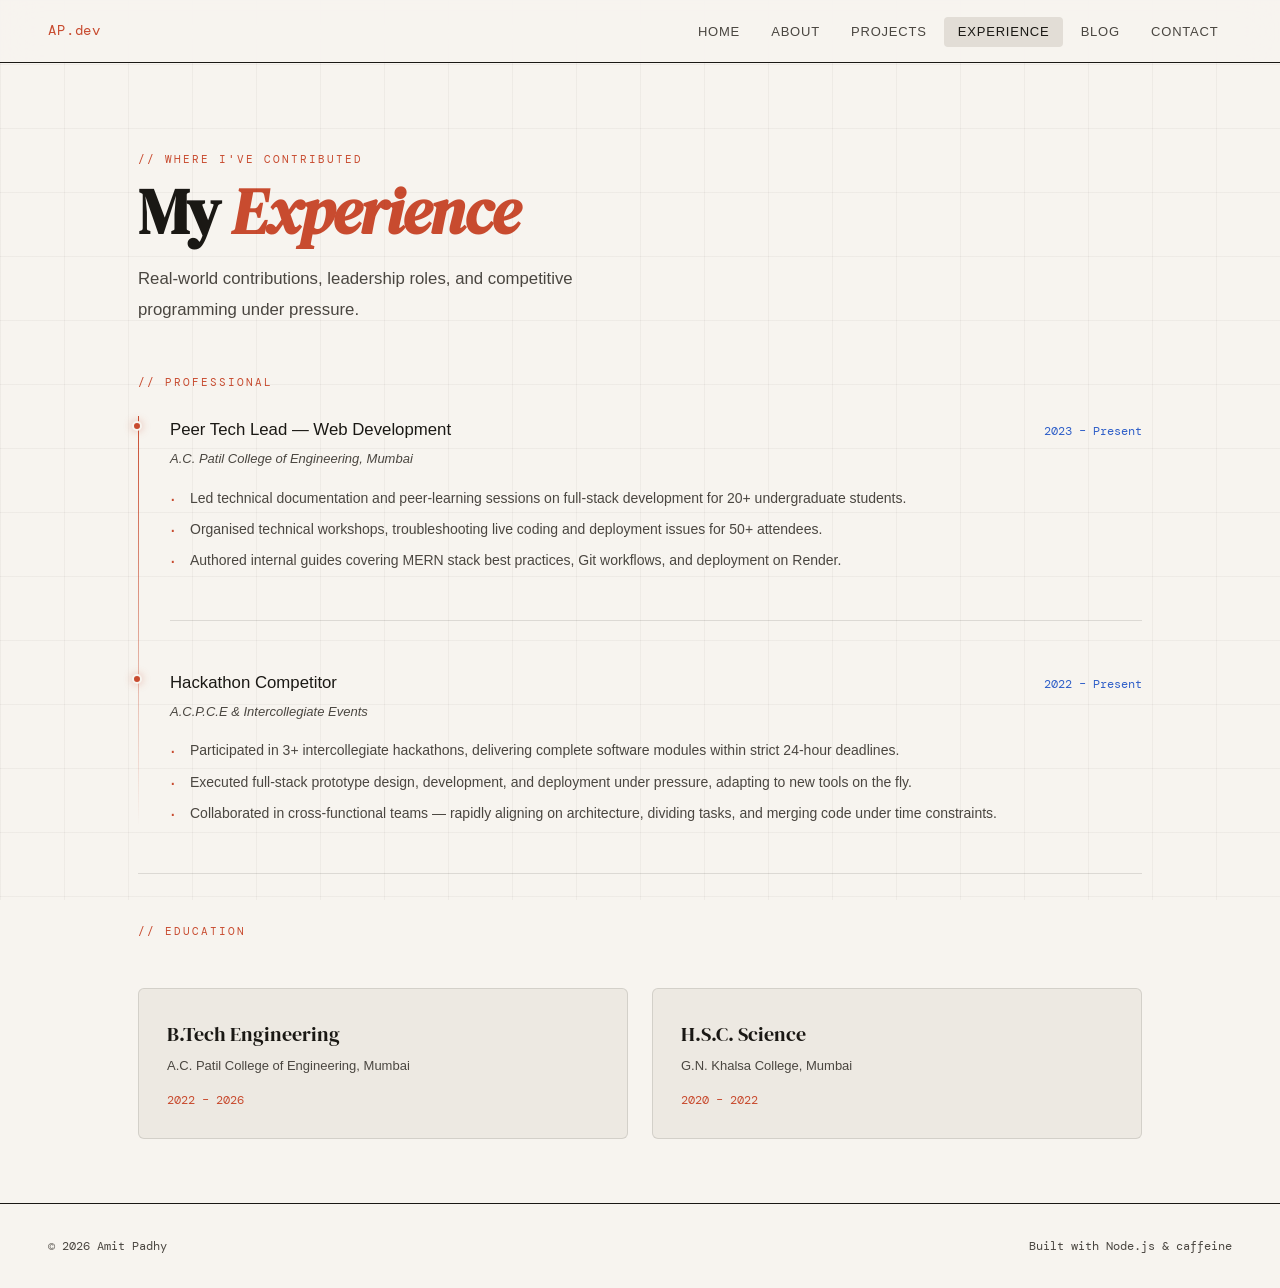
<file: amitpadhy-site/experience/index.html>
<!DOCTYPE html>
<html lang="en">
<head>
<meta charset="UTF-8">
<meta name="viewport" content="width=device-width, initial-scale=1.0">
<title>Experience — Amit Padhy</title>
<link rel="preconnect" href="https://fonts.googleapis.com">
<link rel="preconnect" href="https://fonts.gstatic.com" crossorigin>
<link href="https://fonts.googleapis.com/css2?family=DM+Serif+Display:ital@0;1&family=DM+Mono:wght@400;500&family=Outfit:wght@300;400;500;600&display=swap" rel="stylesheet">
<link rel="stylesheet" href="../css/style.css">
</head>
<body>

<!-- NAV -->
<nav>
  <a href="../index.html" class="nav-logo">AP.dev</a>
  <ul class="nav-links">
    <li><a href="../index.html">Home</a></li>
    <li><a href="../about/index.html">About</a></li>
    <li><a href="../projects/index.html">Projects</a></li>
    <li><a href="../experience/index.html" class="active">Experience</a></li>
    <li><a href="../blog/index.html">Blog</a></li>
    <li><a href="../index.html#contact">Contact</a></li>
  </ul>
  <button class="nav-toggle" aria-label="Toggle menu">
    <span></span><span></span><span></span>
  </button>
</nav>

<div class="page">
<div class="hero-grid-bg"></div>

<!-- PAGE HEADER -->
<div class="page-hero">
  <span class="label">// where I've contributed</span>
  <h1 style="font-size: clamp(2.4rem,5vw,4rem);">My <em>Experience</em></h1>
  <p style="color:var(--muted); max-width:520px; margin-top:1rem; font-size:1.05rem; line-height:1.85;">
    Real-world contributions, leadership roles, and competitive programming under pressure.
  </p>
</div>

<!-- EXPERIENCE TIMELINE -->
<div class="content-section" style="padding-top: 0;">

  <p class="label" style="margin-bottom:1.5rem;">// professional</p>
  <div class="timeline">

    <div class="timeline-item">
      <div class="timeline-dot"></div>
      <div class="timeline-meta">
        <span class="timeline-role">Peer Tech Lead — Web Development</span>
        <span class="timeline-date">2023 – Present</span>
      </div>
      <div class="timeline-org">A.C. Patil College of Engineering, Mumbai</div>
      <ul class="timeline-bullets">
        <li>Led technical documentation and peer-learning sessions on full-stack development for 20+ undergraduate students.</li>
        <li>Organised technical workshops, troubleshooting live coding and deployment issues for 50+ attendees.</li>
        <li>Authored internal guides covering MERN stack best practices, Git workflows, and deployment on Render.</li>
      </ul>
    </div>

    <div class="timeline-item">
      <div class="timeline-dot"></div>
      <div class="timeline-meta">
        <span class="timeline-role">Hackathon Competitor</span>
        <span class="timeline-date">2022 – Present</span>
      </div>
      <div class="timeline-org">A.C.P.C.E &amp; Intercollegiate Events</div>
      <ul class="timeline-bullets">
        <li>Participated in 3+ intercollegiate hackathons, delivering complete software modules within strict 24-hour deadlines.</li>
        <li>Executed full-stack prototype design, development, and deployment under pressure, adapting to new tools on the fly.</li>
        <li>Collaborated in cross-functional teams — rapidly aligning on architecture, dividing tasks, and merging code under time constraints.</li>
      </ul>
    </div>

  </div>

  <hr class="divider">

  <!-- Education -->
  <p class="label" style="margin-bottom:1.5rem;">// education</p>
  <div class="edu-grid">
    <div class="edu-card">
      <div class="edu-degree">B.Tech Engineering</div>
      <div class="edu-school">A.C. Patil College of Engineering, Mumbai</div>
      <div class="edu-year">2022 – 2026</div>
    </div>
    <div class="edu-card">
      <div class="edu-degree">H.S.C. Science</div>
      <div class="edu-school">G.N. Khalsa College, Mumbai</div>
      <div class="edu-year">2020 – 2022</div>
    </div>
  </div>

</div>

</div><!-- .page -->

<footer>
  <p>© 2026 Amit Padhy</p>
  <p>Built with Node.js &amp; caffeine</p>
</footer>

<script src="../js/main.js"></script>
</body>
</html>
</file>
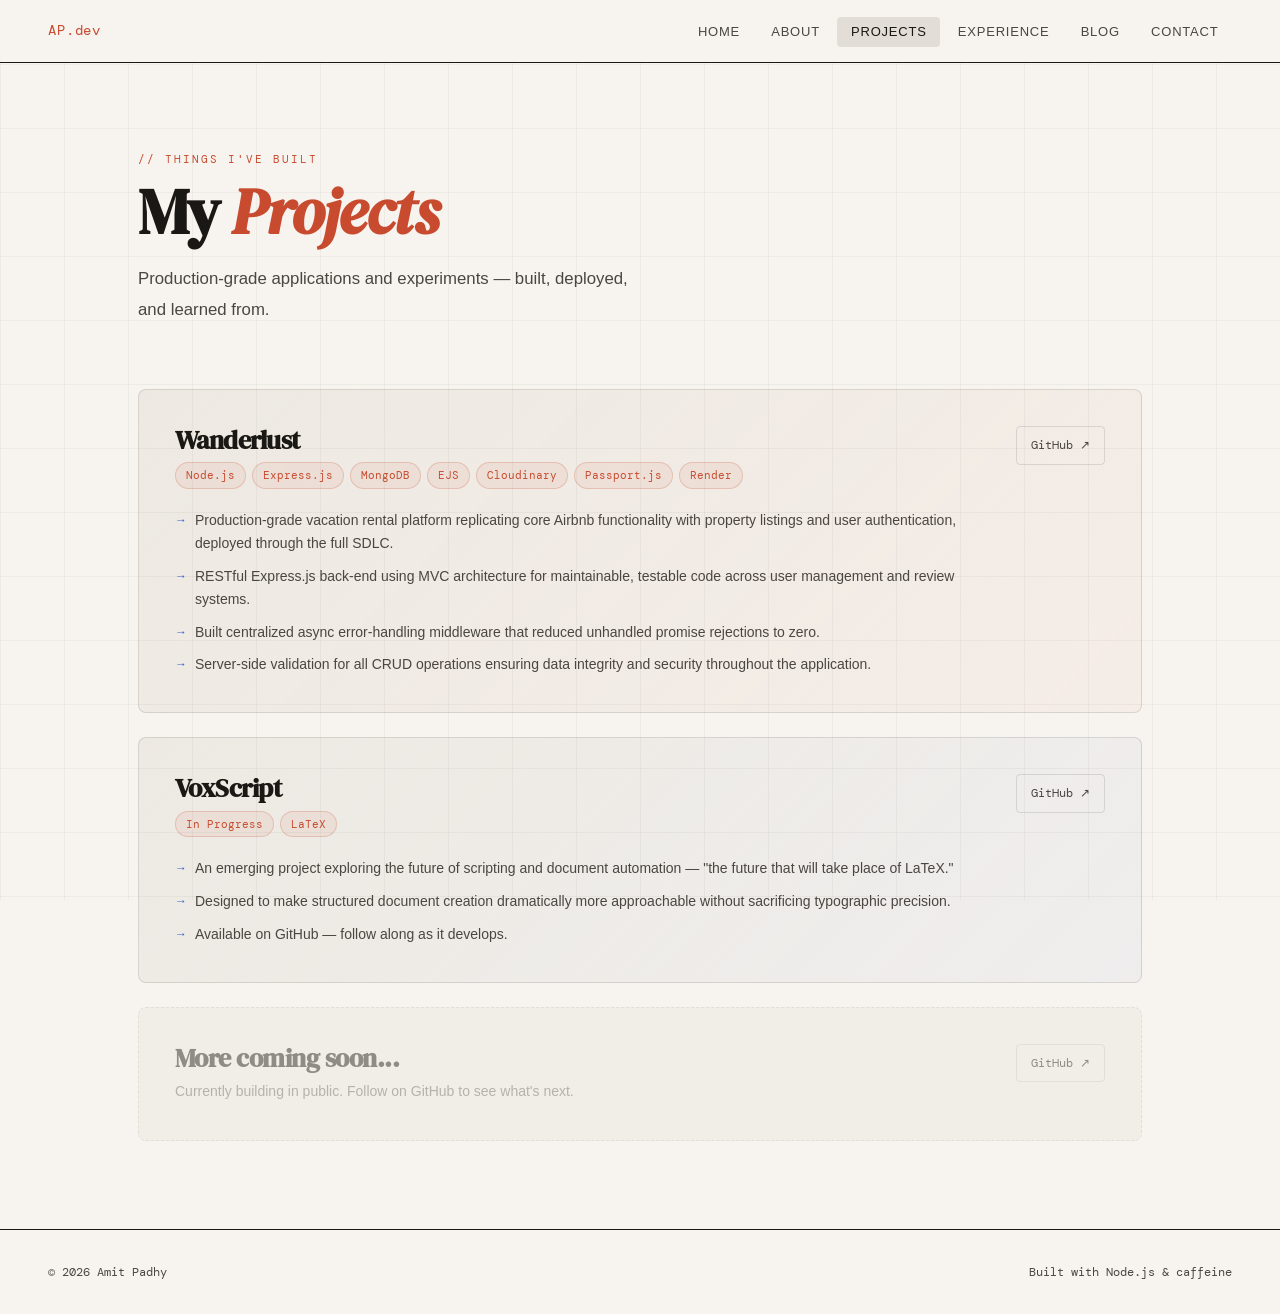
<file: amitpadhy-site/projects/index.html>
<!DOCTYPE html>
<html lang="en">
<head>
<meta charset="UTF-8">
<meta name="viewport" content="width=device-width, initial-scale=1.0">
<title>Projects — Amit Padhy</title>
<link rel="preconnect" href="https://fonts.googleapis.com">
<link rel="preconnect" href="https://fonts.gstatic.com" crossorigin>
<link href="https://fonts.googleapis.com/css2?family=DM+Serif+Display:ital@0;1&family=DM+Mono:wght@400;500&family=Outfit:wght@300;400;500;600&display=swap" rel="stylesheet">
<link rel="stylesheet" href="../css/style.css">
</head>
<body>

<!-- NAV -->
<nav>
  <a href="../index.html" class="nav-logo">AP.dev</a>
  <ul class="nav-links">
    <li><a href="../index.html">Home</a></li>
    <li><a href="../about/index.html">About</a></li>
    <li><a href="../projects/index.html" class="active">Projects</a></li>
    <li><a href="../experience/index.html">Experience</a></li>
    <li><a href="../blog/index.html">Blog</a></li>
    <li><a href="../index.html#contact">Contact</a></li>
  </ul>
  <button class="nav-toggle" aria-label="Toggle menu">
    <span></span><span></span><span></span>
  </button>
</nav>

<div class="page">
<div class="hero-grid-bg"></div>

<!-- PAGE HEADER -->
<div class="page-hero">
  <span class="label">// things I've built</span>
  <h1 style="font-size: clamp(2.4rem,5vw,4rem);">My <em>Projects</em></h1>
  <p style="color:var(--muted); max-width:520px; margin-top:1rem; font-size:1.05rem; line-height:1.85;">
    Production-grade applications and experiments — built, deployed, and learned from.
  </p>
</div>

<!-- PROJECTS LIST -->
<div class="content-section" style="padding-top: 1rem;">

  <div class="project-card featured">
    <div>
      <h3 class="project-name">Wanderlust</h3>
      <div class="project-stack">
        <span class="stack-tag">Node.js</span>
        <span class="stack-tag">Express.js</span>
        <span class="stack-tag">MongoDB</span>
        <span class="stack-tag">EJS</span>
        <span class="stack-tag">Cloudinary</span>
        <span class="stack-tag">Passport.js</span>
        <span class="stack-tag">Render</span>
      </div>
      <ul class="project-bullets">
        <li>Production-grade vacation rental platform replicating core Airbnb functionality with property listings and user authentication, deployed through the full SDLC.</li>
        <li>RESTful Express.js back-end using MVC architecture for maintainable, testable code across user management and review systems.</li>
        <li>Built centralized async error-handling middleware that reduced unhandled promise rejections to zero.</li>
        <li>Server-side validation for all CRUD operations ensuring data integrity and security throughout the application.</li>
      </ul>
    </div>
    <div class="project-links">
      <a href="https://github.com/amitpadhyart" class="icon-link" target="_blank" rel="noopener">GitHub ↗</a>
    </div>
  </div>

  <div class="project-card secondary">
    <div>
      <h3 class="project-name">VoxScript</h3>
      <div class="project-stack">
        <span class="stack-tag">In Progress</span>
        <span class="stack-tag">LaTeX</span>
      </div>
      <ul class="project-bullets">
        <li>An emerging project exploring the future of scripting and document automation — "the future that will take place of LaTeX."</li>
        <li>Designed to make structured document creation dramatically more approachable without sacrificing typographic precision.</li>
        <li>Available on GitHub — follow along as it develops.</li>
      </ul>
    </div>
    <div class="project-links">
      <a href="https://github.com/amitpadhyart/VoxScript" class="icon-link" target="_blank" rel="noopener">GitHub ↗</a>
    </div>
  </div>

  <!-- More Coming Soon Card -->
  <div class="project-card" style="border-style: dashed; opacity: 0.6;">
    <div>
      <h3 class="project-name" style="color:var(--muted);">More coming soon...</h3>
      <p style="font-size:14px; color:var(--faint); margin-top:0.5rem;">
        Currently building in public. Follow on GitHub to see what's next.
      </p>
    </div>
    <div class="project-links">
      <a href="https://github.com/amitpadhyart" class="icon-link" target="_blank" rel="noopener">GitHub ↗</a>
    </div>
  </div>

</div>

</div><!-- .page -->

<footer>
  <p>© 2026 Amit Padhy</p>
  <p>Built with Node.js &amp; caffeine</p>
</footer>

<script src="../js/main.js"></script>
</body>
</html>
</file>
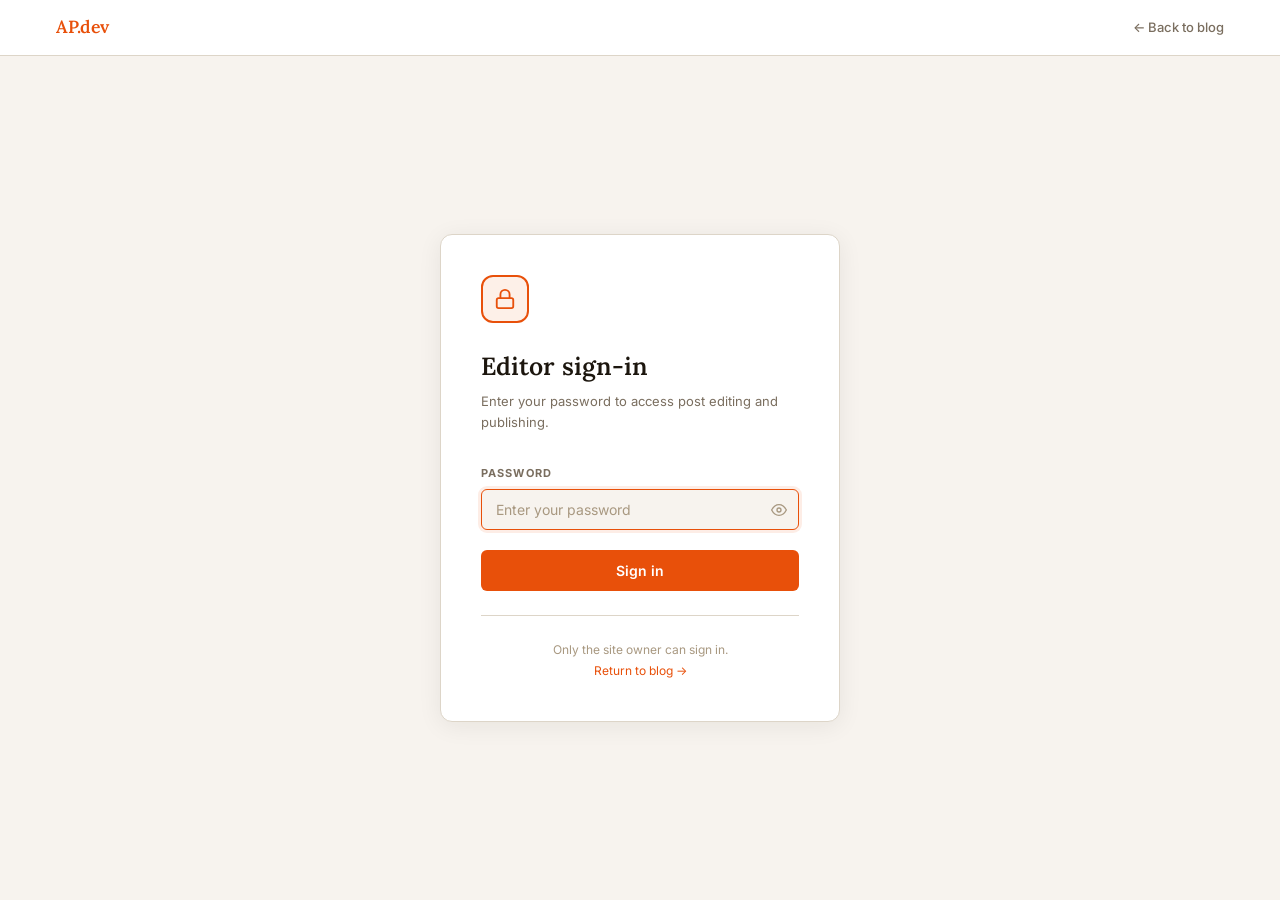
<file: login.html>
<!DOCTYPE html>
<html lang="en">
<head>
<meta charset="UTF-8">
<meta name="viewport" content="width=device-width, initial-scale=1.0">
<title>Sign in — Amit Padhy</title>
<link rel="preconnect" href="https://fonts.googleapis.com">
<link rel="preconnect" href="https://fonts.gstatic.com" crossorigin>
<link href="https://fonts.googleapis.com/css2?family=Lora:ital,wght@0,400;0,600;1,400&family=Inter:wght@300;400;500;600&display=swap" rel="stylesheet">
<style>
*, *::before, *::after { box-sizing: border-box; margin: 0; padding: 0; }

:root {
  --bg:        #f7f3ee;
  --canvas:    #ffffff;
  --surface:   #f0ebe3;
  --border:    #ddd5c8;
  --border2:   #c9bfb2;
  --text:      #1c160e;
  --muted:     #7a6e5f;
  --muted2:    #a89880;
  --accent:    #e8500a;
  --accent-h:  #c23b00;
  --accent-lt: #fdf0e8;
  --sans:      'Inter', system-ui, sans-serif;
  --serif:     'Lora', Georgia, serif;
  --r:         6px;
  --t:         160ms ease;
}

html, body {
  height: 100%;
  font-family: var(--sans);
  background: var(--bg);
  color: var(--text);
  line-height: 1.6;
}

/* ── Nav ── */
nav {
  background: var(--canvas);
  border-bottom: 1px solid var(--border);
  display: flex; align-items: center; justify-content: space-between;
  padding: 0 clamp(1.5rem, 5vw, 3.5rem);
  height: 56px;
}
.nav-logo { font-family: var(--serif); font-size: 1.1rem; font-weight: 600; color: var(--accent); letter-spacing: -0.01em; text-decoration: none; }
.nav-back { font-size: 13px; color: var(--muted); font-weight: 500; text-decoration: none; transition: color var(--t); }
.nav-back:hover { color: var(--text); }

/* ── Page layout ── */
.page {
  min-height: calc(100vh - 56px);
  display: flex; align-items: center; justify-content: center;
  padding: 3rem 1.5rem;
}

/* ── Card ── */
.card {
  background: var(--canvas);
  border: 1px solid var(--border);
  border-radius: 12px;
  padding: 2.5rem;
  width: 100%;
  max-width: 400px;
  box-shadow: 0 4px 24px rgba(28,22,14,0.07);
}

.card-icon {
  width: 48px; height: 48px;
  background: var(--accent-lt); border: 2px solid var(--accent);
  border-radius: 12px;
  display: flex; align-items: center; justify-content: center;
  margin-bottom: 1.5rem;
}
.card-icon svg { width: 22px; height: 22px; stroke: var(--accent); fill: none; stroke-width: 2; stroke-linecap: round; stroke-linejoin: round; }

.card-header { margin-bottom: 2rem; }
.card-header h1 { font-family: var(--serif); font-size: 1.55rem; font-weight: 600; margin-bottom: 0.3rem; }
.card-header p { font-size: 13px; color: var(--muted); line-height: 1.6; }

/* ── Form ── */
.form-group { margin-bottom: 1.25rem; }
.form-group label {
  display: block; font-size: 11px; font-weight: 700;
  letter-spacing: 0.1em; text-transform: uppercase;
  color: var(--muted); margin-bottom: 0.4rem;
}

.input-wrap { position: relative; }
.form-group input {
  width: 100%; background: var(--bg); border: 1px solid var(--border);
  border-radius: var(--r); color: var(--text); font-family: var(--sans);
  font-size: 14px; padding: 0.7rem 2.75rem 0.7rem 0.9rem;
  outline: none; transition: border-color var(--t), box-shadow var(--t);
}
.form-group input:focus {
  border-color: var(--accent);
  box-shadow: 0 0 0 3px rgba(232,80,10,0.1);
}
.form-group input::placeholder { color: var(--muted2); }
.form-group input.error { border-color: #dc2626; box-shadow: 0 0 0 3px rgba(220,38,38,0.1); }

/* Toggle password visibility */
.toggle-pw {
  position: absolute; right: 0.75rem; top: 50%; transform: translateY(-50%);
  background: none; border: none; cursor: pointer; padding: 0;
  color: var(--muted2); transition: color var(--t); line-height: 0;
}
.toggle-pw:hover { color: var(--muted); }
.toggle-pw svg { width: 16px; height: 16px; stroke: currentColor; fill: none; stroke-width: 2; stroke-linecap: round; stroke-linejoin: round; pointer-events: none; }

/* Error message */
.error-msg {
  display: none;
  font-size: 12px; color: #dc2626; margin-top: 0.4rem;
  align-items: center; gap: 5px;
}
.error-msg.show { display: flex; }

/* ── Submit ── */
.btn-primary {
  width: 100%; padding: 0.75rem 1.1rem;
  background: var(--accent); border: none; border-radius: var(--r);
  color: #fff; font-family: var(--sans); font-size: 14px; font-weight: 600;
  cursor: pointer; transition: background var(--t), opacity var(--t);
  display: flex; align-items: center; justify-content: center; gap: 8px;
  margin-top: 0.5rem;
}
.btn-primary:hover { background: var(--accent-h); }
.btn-primary:disabled { opacity: 0.6; cursor: not-allowed; }
.btn-primary svg { width: 16px; height: 16px; stroke: currentColor; fill: none; stroke-width: 2.5; stroke-linecap: round; stroke-linejoin: round; animation: spin 0.8s linear infinite; display: none; }
.btn-primary.loading svg { display: block; }
.btn-primary.loading .btn-label { display: none; }
@keyframes spin { to { transform: rotate(360deg); } }

/* ── Note ── */
.card-note {
  margin-top: 1.5rem; padding-top: 1.5rem;
  border-top: 1px solid var(--border);
  font-size: 12px; color: var(--muted2); text-align: center; line-height: 1.7;
}
.card-note a { color: var(--accent); text-decoration: none; }
.card-note a:hover { text-decoration: underline; }

/* ── Shake animation for wrong password ── */
@keyframes shake {
  0%, 100% { transform: translateX(0); }
  20%       { transform: translateX(-6px); }
  40%       { transform: translateX(6px); }
  60%       { transform: translateX(-4px); }
  80%       { transform: translateX(4px); }
}
.shake { animation: shake 0.4s ease; }
</style>
</head>
<body>

<nav>
  <a href="../index.html" class="nav-logo">AP.dev</a>
  <a href="../blog/index.html" class="nav-back">← Back to blog</a>
</nav>

<div class="page">
  <div class="card" id="login-card">

    <div class="card-icon">
      <svg viewBox="0 0 24 24"><rect x="3" y="11" width="18" height="11" rx="2" ry="2"/><path d="M7 11V7a5 5 0 0 1 10 0v4"/></svg>
    </div>

    <div class="card-header">
      <h1>Editor sign‑in</h1>
      <p>Enter your password to access post editing and publishing.</p>
    </div>

    <div class="form-group">
      <label for="password">Password</label>
      <div class="input-wrap">
        <input
          type="password"
          id="password"
          placeholder="Enter your password"
          autocomplete="current-password"
          autofocus
        >
        <button class="toggle-pw" id="toggle-pw" type="button" aria-label="Show password" tabindex="-1">
          <!-- Eye icon (shown when password hidden) -->
          <svg id="eye-open" viewBox="0 0 24 24"><path d="M1 12s4-8 11-8 11 8 11 8-4 8-11 8-11-8-11-8z"/><circle cx="12" cy="12" r="3"/></svg>
          <!-- Eye-off icon (shown when password visible) -->
          <svg id="eye-closed" viewBox="0 0 24 24" style="display:none"><path d="M17.94 17.94A10.07 10.07 0 0 1 12 20c-7 0-11-8-11-8a18.45 18.45 0 0 1 5.06-5.94M9.9 4.24A9.12 9.12 0 0 1 12 4c7 0 11 8 11 8a18.5 18.5 0 0 1-2.16 3.19m-6.72-1.07a3 3 0 1 1-4.24-4.24"/><line x1="1" y1="1" x2="23" y2="23"/></svg>
        </button>
      </div>
      <div class="error-msg" id="error-msg">
        <svg viewBox="0 0 24 24" width="13" height="13" stroke="#dc2626" fill="none" stroke-width="2" stroke-linecap="round" stroke-linejoin="round"><circle cx="12" cy="12" r="10"/><line x1="12" y1="8" x2="12" y2="12"/><line x1="12" y1="16" x2="12.01" y2="16"/></svg>
        Incorrect password. Please try again.
      </div>
    </div>

    <button class="btn-primary" id="sign-in-btn" type="button">
      <svg viewBox="0 0 24 24"><path d="M21 12a9 9 0 1 1-6.219-8.56"/></svg>
      <span class="btn-label">Sign in</span>
    </button>

    <p class="card-note">
      Only the site owner can sign in.<br>
      <a href="../blog/index.html">Return to blog →</a>
    </p>

  </div>
</div>

<script>


  const STORED_HASH = '439e79346c6b4e1a5d7b1ade458a97066e0e936e21554098b64e5fa3427852d7';

  // Session duration in milliseconds (default: 8 hours)
  const SESSION_DURATION_MS = 8 * 60 * 60 * 1000;

  const SESSION_KEY  = 'ap_blog_auth';
  const REDIRECT_KEY = 'ap_blog_redirect';

  /* ── Hash helper (also exposed on window for password-change workflow) ── */
  async function hashPassword(pw) {
    const enc  = new TextEncoder().encode(pw);
    const buf  = await crypto.subtle.digest('SHA-256', enc);
    const hex  = Array.from(new Uint8Array(buf)).map(b => b.toString(16).padStart(2,'0')).join('');
    console.log('SHA-256 hash:', hex);
    return hex;
  }
  window.hashPassword = hashPassword;

  /* ── If already authed, skip login ── */
  function isAuthed() {
    try {
      const s = JSON.parse(sessionStorage.getItem(SESSION_KEY) || 'null');
      return s && s.authed && Date.now() < s.expires;
    } catch { return false; }
  }

  if (isAuthed()) {
    const dest = sessionStorage.getItem(REDIRECT_KEY) || '../blog/index.html';
    sessionStorage.removeItem(REDIRECT_KEY);
    location.replace(dest);
  }

  /* ── Toggle password visibility ── */
  const pwInput   = document.getElementById('password');
  const toggleBtn = document.getElementById('toggle-pw');
  const eyeOpen   = document.getElementById('eye-open');
  const eyeClosed = document.getElementById('eye-closed');

  toggleBtn.addEventListener('click', () => {
    const showing = pwInput.type === 'text';
    pwInput.type      = showing ? 'password' : 'text';
    eyeOpen.style.display   = showing ? '' : 'none';
    eyeClosed.style.display = showing ? 'none' : '';
  });

  /* ── Sign-in logic ── */
  const signInBtn = document.getElementById('sign-in-btn');
  const errorMsg  = document.getElementById('error-msg');
  const card      = document.getElementById('login-card');

  async function attemptLogin() {
    const pw = pwInput.value;
    if (!pw) { pwInput.focus(); return; }

    // Show loading state
    signInBtn.classList.add('loading');
    signInBtn.disabled = true;
    pwInput.classList.remove('error');
    errorMsg.classList.remove('show');

    // Small artificial delay so it doesn't feel instant (also gives crypto time)
    await new Promise(r => setTimeout(r, 350));

    const hash = await hashPassword(pw);

    if (hash === STORED_HASH) {
      // Auth success — write session
      sessionStorage.setItem(SESSION_KEY, JSON.stringify({
        authed:  true,
        expires: Date.now() + SESSION_DURATION_MS,
      }));
      const dest = sessionStorage.getItem(REDIRECT_KEY) || '../blog/index.html';
      sessionStorage.removeItem(REDIRECT_KEY);
      location.replace(dest);
    } else {
      // Auth failure
      signInBtn.classList.remove('loading');
      signInBtn.disabled = false;
      pwInput.classList.add('error');
      errorMsg.classList.add('show');
      card.classList.remove('shake');
      void card.offsetWidth; // reflow to re-trigger animation
      card.classList.add('shake');
      pwInput.select();
    }
  }

  signInBtn.addEventListener('click', attemptLogin);
  pwInput.addEventListener('keydown', e => { if (e.key === 'Enter') attemptLogin(); });
</script>
</body>
</html>
</file>
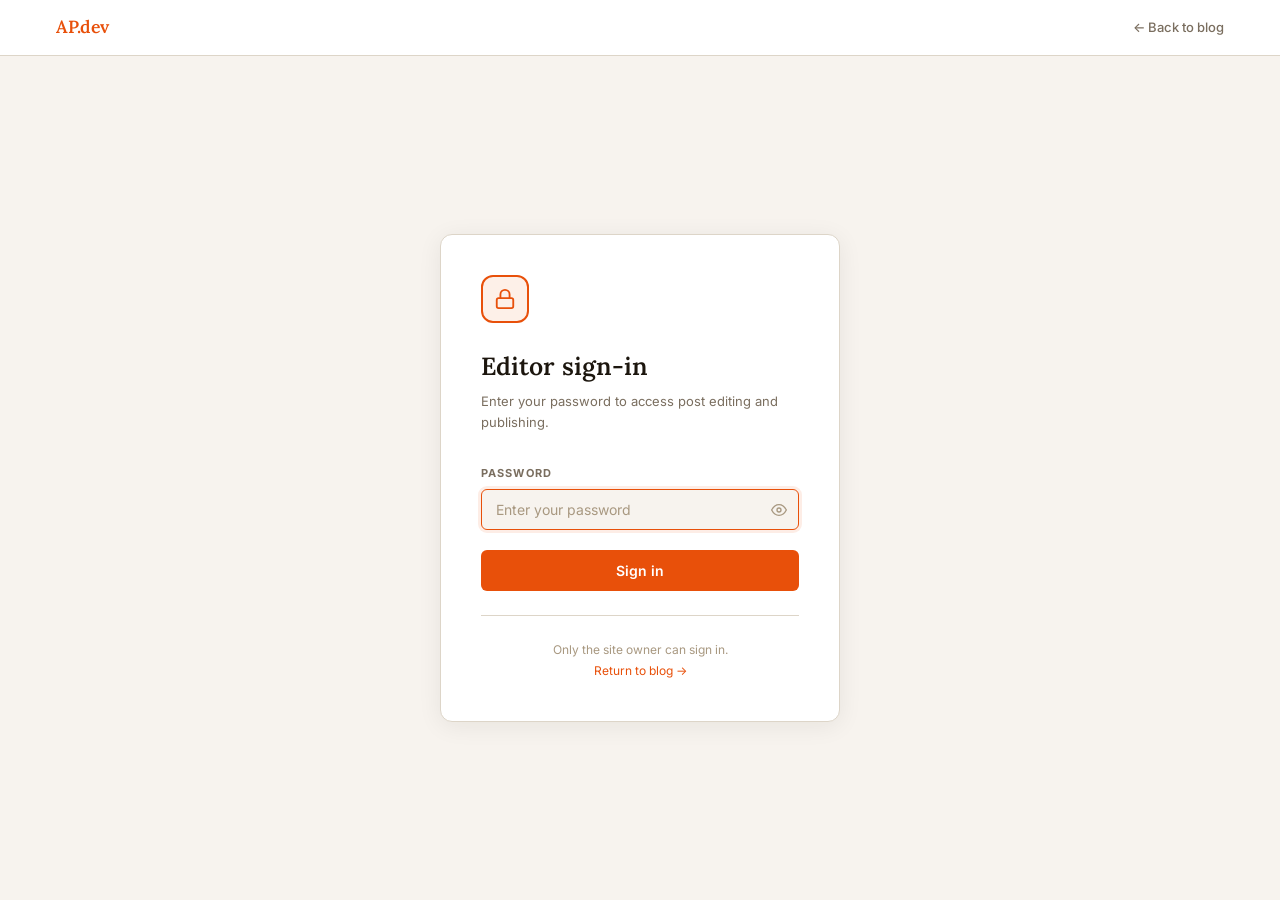
<file: amitpadhy-site/login.html>
<!DOCTYPE html>
<html lang="en">
<head>
<meta charset="UTF-8">
<meta name="viewport" content="width=device-width, initial-scale=1.0">
<title>Sign in — Amit Padhy</title>
<link rel="preconnect" href="https://fonts.googleapis.com">
<link rel="preconnect" href="https://fonts.gstatic.com" crossorigin>
<link href="https://fonts.googleapis.com/css2?family=Lora:ital,wght@0,400;0,600;1,400&family=Inter:wght@300;400;500;600&display=swap" rel="stylesheet">
<style>
*, *::before, *::after { box-sizing: border-box; margin: 0; padding: 0; }

:root {
  --bg:        #f7f3ee;
  --canvas:    #ffffff;
  --surface:   #f0ebe3;
  --border:    #ddd5c8;
  --border2:   #c9bfb2;
  --text:      #1c160e;
  --muted:     #7a6e5f;
  --muted2:    #a89880;
  --accent:    #e8500a;
  --accent-h:  #c23b00;
  --accent-lt: #fdf0e8;
  --sans:      'Inter', system-ui, sans-serif;
  --serif:     'Lora', Georgia, serif;
  --r:         6px;
  --t:         160ms ease;
}

html, body {
  height: 100%;
  font-family: var(--sans);
  background: var(--bg);
  color: var(--text);
  line-height: 1.6;
}

/* ── Nav ── */
nav {
  background: var(--canvas);
  border-bottom: 1px solid var(--border);
  display: flex; align-items: center; justify-content: space-between;
  padding: 0 clamp(1.5rem, 5vw, 3.5rem);
  height: 56px;
}
.nav-logo { font-family: var(--serif); font-size: 1.1rem; font-weight: 600; color: var(--accent); letter-spacing: -0.01em; text-decoration: none; }
.nav-back { font-size: 13px; color: var(--muted); font-weight: 500; text-decoration: none; transition: color var(--t); }
.nav-back:hover { color: var(--text); }

/* ── Page layout ── */
.page {
  min-height: calc(100vh - 56px);
  display: flex; align-items: center; justify-content: center;
  padding: 3rem 1.5rem;
}

/* ── Card ── */
.card {
  background: var(--canvas);
  border: 1px solid var(--border);
  border-radius: 12px;
  padding: 2.5rem;
  width: 100%;
  max-width: 400px;
  box-shadow: 0 4px 24px rgba(28,22,14,0.07);
}

.card-icon {
  width: 48px; height: 48px;
  background: var(--accent-lt); border: 2px solid var(--accent);
  border-radius: 12px;
  display: flex; align-items: center; justify-content: center;
  margin-bottom: 1.5rem;
}
.card-icon svg { width: 22px; height: 22px; stroke: var(--accent); fill: none; stroke-width: 2; stroke-linecap: round; stroke-linejoin: round; }

.card-header { margin-bottom: 2rem; }
.card-header h1 { font-family: var(--serif); font-size: 1.55rem; font-weight: 600; margin-bottom: 0.3rem; }
.card-header p { font-size: 13px; color: var(--muted); line-height: 1.6; }

/* ── Form ── */
.form-group { margin-bottom: 1.25rem; }
.form-group label {
  display: block; font-size: 11px; font-weight: 700;
  letter-spacing: 0.1em; text-transform: uppercase;
  color: var(--muted); margin-bottom: 0.4rem;
}

.input-wrap { position: relative; }
.form-group input {
  width: 100%; background: var(--bg); border: 1px solid var(--border);
  border-radius: var(--r); color: var(--text); font-family: var(--sans);
  font-size: 14px; padding: 0.7rem 2.75rem 0.7rem 0.9rem;
  outline: none; transition: border-color var(--t), box-shadow var(--t);
}
.form-group input:focus {
  border-color: var(--accent);
  box-shadow: 0 0 0 3px rgba(232,80,10,0.1);
}
.form-group input::placeholder { color: var(--muted2); }
.form-group input.error { border-color: #dc2626; box-shadow: 0 0 0 3px rgba(220,38,38,0.1); }

/* Toggle password visibility */
.toggle-pw {
  position: absolute; right: 0.75rem; top: 50%; transform: translateY(-50%);
  background: none; border: none; cursor: pointer; padding: 0;
  color: var(--muted2); transition: color var(--t); line-height: 0;
}
.toggle-pw:hover { color: var(--muted); }
.toggle-pw svg { width: 16px; height: 16px; stroke: currentColor; fill: none; stroke-width: 2; stroke-linecap: round; stroke-linejoin: round; pointer-events: none; }

/* Error message */
.error-msg {
  display: none;
  font-size: 12px; color: #dc2626; margin-top: 0.4rem;
  align-items: center; gap: 5px;
}
.error-msg.show { display: flex; }

/* ── Submit ── */
.btn-primary {
  width: 100%; padding: 0.75rem 1.1rem;
  background: var(--accent); border: none; border-radius: var(--r);
  color: #fff; font-family: var(--sans); font-size: 14px; font-weight: 600;
  cursor: pointer; transition: background var(--t), opacity var(--t);
  display: flex; align-items: center; justify-content: center; gap: 8px;
  margin-top: 0.5rem;
}
.btn-primary:hover { background: var(--accent-h); }
.btn-primary:disabled { opacity: 0.6; cursor: not-allowed; }
.btn-primary svg { width: 16px; height: 16px; stroke: currentColor; fill: none; stroke-width: 2.5; stroke-linecap: round; stroke-linejoin: round; animation: spin 0.8s linear infinite; display: none; }
.btn-primary.loading svg { display: block; }
.btn-primary.loading .btn-label { display: none; }
@keyframes spin { to { transform: rotate(360deg); } }

/* ── Note ── */
.card-note {
  margin-top: 1.5rem; padding-top: 1.5rem;
  border-top: 1px solid var(--border);
  font-size: 12px; color: var(--muted2); text-align: center; line-height: 1.7;
}
.card-note a { color: var(--accent); text-decoration: none; }
.card-note a:hover { text-decoration: underline; }

/* ── Shake animation for wrong password ── */
@keyframes shake {
  0%, 100% { transform: translateX(0); }
  20%       { transform: translateX(-6px); }
  40%       { transform: translateX(6px); }
  60%       { transform: translateX(-4px); }
  80%       { transform: translateX(4px); }
}
.shake { animation: shake 0.4s ease; }
</style>
</head>
<body>

<nav>
  <a href="../index.html" class="nav-logo">AP.dev</a>
  <a href="../blog/index.html" class="nav-back">← Back to blog</a>
</nav>

<div class="page">
  <div class="card" id="login-card">

    <div class="card-icon">
      <svg viewBox="0 0 24 24"><rect x="3" y="11" width="18" height="11" rx="2" ry="2"/><path d="M7 11V7a5 5 0 0 1 10 0v4"/></svg>
    </div>

    <div class="card-header">
      <h1>Editor sign‑in</h1>
      <p>Enter your password to access post editing and publishing.</p>
    </div>

    <div class="form-group">
      <label for="password">Password</label>
      <div class="input-wrap">
        <input
          type="password"
          id="password"
          placeholder="Enter your password"
          autocomplete="current-password"
          autofocus
        >
        <button class="toggle-pw" id="toggle-pw" type="button" aria-label="Show password" tabindex="-1">
          <!-- Eye icon (shown when password hidden) -->
          <svg id="eye-open" viewBox="0 0 24 24"><path d="M1 12s4-8 11-8 11 8 11 8-4 8-11 8-11-8-11-8z"/><circle cx="12" cy="12" r="3"/></svg>
          <!-- Eye-off icon (shown when password visible) -->
          <svg id="eye-closed" viewBox="0 0 24 24" style="display:none"><path d="M17.94 17.94A10.07 10.07 0 0 1 12 20c-7 0-11-8-11-8a18.45 18.45 0 0 1 5.06-5.94M9.9 4.24A9.12 9.12 0 0 1 12 4c7 0 11 8 11 8a18.5 18.5 0 0 1-2.16 3.19m-6.72-1.07a3 3 0 1 1-4.24-4.24"/><line x1="1" y1="1" x2="23" y2="23"/></svg>
        </button>
      </div>
      <div class="error-msg" id="error-msg">
        <svg viewBox="0 0 24 24" width="13" height="13" stroke="#dc2626" fill="none" stroke-width="2" stroke-linecap="round" stroke-linejoin="round"><circle cx="12" cy="12" r="10"/><line x1="12" y1="8" x2="12" y2="12"/><line x1="12" y1="16" x2="12.01" y2="16"/></svg>
        Incorrect password. Please try again.
      </div>
    </div>

    <button class="btn-primary" id="sign-in-btn" type="button">
      <svg viewBox="0 0 24 24"><path d="M21 12a9 9 0 1 1-6.219-8.56"/></svg>
      <span class="btn-label">Sign in</span>
    </button>

    <p class="card-note">
      Only the site owner can sign in.<br>
      <a href="../blog/index.html">Return to blog →</a>
    </p>

  </div>
</div>

<script>
  /*
   * ─────────────────────────────────────────────────────────
   *  HOW TO CHANGE YOUR PASSWORD
   *  ─────────────────────────────────────────────────────────
   *  1. Open your browser console on this page.
   *  2. Run:
   *       await hashPassword('your-new-password')
   *     (the function is exposed on window for convenience)
   *  3. Copy the hex string that's logged.
   *  4. Replace the STORED_HASH value below with it.
   *  5. Done — the plain password never appears in source.
   * ─────────────────────────────────────────────────────────
   *  Default password: BlogAdmin2026
   * ─────────────────────────────────────────────────────────
   */
  const STORED_HASH = '439e79346c6b4e1a5d7b1ade458a97066e0e936e21554098b64e5fa3427852d7';

  // Session duration in milliseconds (default: 8 hours)
  const SESSION_DURATION_MS = 8 * 60 * 60 * 1000;

  const SESSION_KEY  = 'ap_blog_auth';
  const REDIRECT_KEY = 'ap_blog_redirect';

  /* ── Hash helper (also exposed on window for password-change workflow) ── */
  async function hashPassword(pw) {
    const enc  = new TextEncoder().encode(pw);
    const buf  = await crypto.subtle.digest('SHA-256', enc);
    const hex  = Array.from(new Uint8Array(buf)).map(b => b.toString(16).padStart(2,'0')).join('');
    console.log('SHA-256 hash:', hex);
    return hex;
  }
  window.hashPassword = hashPassword;

  /* ── If already authed, skip login ── */
  function isAuthed() {
    try {
      const s = JSON.parse(sessionStorage.getItem(SESSION_KEY) || 'null');
      return s && s.authed && Date.now() < s.expires;
    } catch { return false; }
  }

  if (isAuthed()) {
    const dest = sessionStorage.getItem(REDIRECT_KEY) || '../blog/index.html';
    sessionStorage.removeItem(REDIRECT_KEY);
    location.replace(dest);
  }

  /* ── Toggle password visibility ── */
  const pwInput   = document.getElementById('password');
  const toggleBtn = document.getElementById('toggle-pw');
  const eyeOpen   = document.getElementById('eye-open');
  const eyeClosed = document.getElementById('eye-closed');

  toggleBtn.addEventListener('click', () => {
    const showing = pwInput.type === 'text';
    pwInput.type      = showing ? 'password' : 'text';
    eyeOpen.style.display   = showing ? '' : 'none';
    eyeClosed.style.display = showing ? 'none' : '';
  });

  /* ── Sign-in logic ── */
  const signInBtn = document.getElementById('sign-in-btn');
  const errorMsg  = document.getElementById('error-msg');
  const card      = document.getElementById('login-card');

  async function attemptLogin() {
    const pw = pwInput.value;
    if (!pw) { pwInput.focus(); return; }

    // Show loading state
    signInBtn.classList.add('loading');
    signInBtn.disabled = true;
    pwInput.classList.remove('error');
    errorMsg.classList.remove('show');

    // Small artificial delay so it doesn't feel instant (also gives crypto time)
    await new Promise(r => setTimeout(r, 350));

    const hash = await hashPassword(pw);

    if (hash === STORED_HASH) {
      // Auth success — write session
      sessionStorage.setItem(SESSION_KEY, JSON.stringify({
        authed:  true,
        expires: Date.now() + SESSION_DURATION_MS,
      }));
      const dest = sessionStorage.getItem(REDIRECT_KEY) || '../blog/index.html';
      sessionStorage.removeItem(REDIRECT_KEY);
      location.replace(dest);
    } else {
      // Auth failure
      signInBtn.classList.remove('loading');
      signInBtn.disabled = false;
      pwInput.classList.add('error');
      errorMsg.classList.add('show');
      card.classList.remove('shake');
      void card.offsetWidth; // reflow to re-trigger animation
      card.classList.add('shake');
      pwInput.select();
    }
  }

  signInBtn.addEventListener('click', attemptLogin);
  pwInput.addEventListener('keydown', e => { if (e.key === 'Enter') attemptLogin(); });
</script>
</body>
</html>
</file>
<file: css/style.css>
*, *::before, *::after { box-sizing: border-box; margin: 0; padding: 0; }

  :root {
    --bg:        #f7f4ef;
    --surface:   #ede9e2;
    --surface2:  #e2ddd6;
    --surface3:  #d4cfc8;
    --border:    rgba(26,24,20,0.12);
    --accent:    #c84b2f;
    --accent2:   #2f5fc8;
    --accent3:   #2a8a5a;
    --text:      #1a1814;
    --muted:     #4a4640;
    --faint:     #8a847e;

    --serif: 'DM Serif Display', Georgia, serif;
    --sans:  'DM Sans', sans-serif;
    --mono:  'DM Mono', monospace;

    --r-sm:  4px;
    --r-md:  6px;
    --r-lg:  8px;

    --transition: 0.22s ease;
  }

  html { scroll-behavior: smooth; }

  body {
    background: var(--bg);
    color: var(--text);
    font-family: var(--sans);
    font-size: 16px;
    line-height: 1.7;
    overflow-x: hidden;
    min-height: 100vh;
  }

  img { display: block; max-width: 100%; }
  a { color: inherit; text-decoration: none; }

  /* ── TYPOGRAPHY ── */
  h1, h2, h3, h4 { font-family: var(--serif); line-height: 1.1; letter-spacing: -0.02em; }
  h1 { font-size: clamp(3rem, 6vw, 5.5rem); }
  h2 { font-size: clamp(1.9rem, 3.5vw, 2.9rem); }
  h3 { font-size: 1.45rem; }

  .label {
    font-family: var(--mono);
    font-size: 11px;
    letter-spacing: 0.18em;
    color: var(--accent);
    text-transform: uppercase;
    margin-bottom: 0.5rem;
  }

  /* ── NAV ── */
  nav {
    position: fixed;
    top: 0; left: 0; right: 0;
    z-index: 200;
    display: flex;
    align-items: center;
    justify-content: space-between;
    padding: 1.1rem 3rem;
    background: rgba(247,244,239,0.92);
    backdrop-filter: blur(18px);
    -webkit-backdrop-filter: blur(18px);
    border-bottom: 1.5px solid var(--text);
    transition: background var(--transition);
  }

  .nav-logo {
    font-family: var(--mono);
    font-size: 14px;
    color: var(--accent);
    letter-spacing: 0.06em;
    transition: opacity var(--transition);
  }
  .nav-logo:hover { opacity: 0.65; }

  .nav-links {
    display: flex;
    align-items: center;
    gap: 0.25rem;
    list-style: none;
  }

  .nav-links a {
    font-size: 13px;
    font-weight: 500;
    letter-spacing: 0.06em;
    color: var(--muted);
    text-transform: uppercase;
    padding: 0.45rem 0.85rem;
    border-radius: var(--r-sm);
    transition: color var(--transition), background var(--transition);
  }
  .nav-links a:hover,
  .nav-links a.active {
    color: var(--text);
    background: var(--surface2);
  }

  /* Hamburger */
  .nav-toggle {
    display: none;
    flex-direction: column;
    gap: 5px;
    cursor: pointer;
    padding: 6px;
    background: none;
    border: none;
  }
  .nav-toggle span {
    display: block;
    width: 22px;
    height: 2px;
    background: var(--muted);
    border-radius: 2px;
    transition: transform 0.3s, opacity 0.3s, background var(--transition);
  }
  .nav-toggle:hover span { background: var(--text); }
  .nav-toggle.open span:nth-child(1) { transform: translateY(7px) rotate(45deg); }
  .nav-toggle.open span:nth-child(2) { opacity: 0; }
  .nav-toggle.open span:nth-child(3) { transform: translateY(-7px) rotate(-45deg); }

  /* ── PAGE WRAPPER ── */
  .page { padding-top: 70px; }

  /* ── SECTION BASE ── */
  section { padding: 6rem 3rem; }
  .section-inner { max-width: 1100px; margin: 0 auto; }

  /* ── HERO ── */
  #hero {
    min-height: calc(100vh - 70px);
    display: grid;
    grid-template-columns: 1fr 1fr;
    align-items: center;
    gap: 4rem;
    padding: 4rem 3rem;
    max-width: 1200px;
    margin: 0 auto;
    position: relative;
  }

  .hero-grid-bg {
    position: fixed;
    inset: 0;
    background-image:
      linear-gradient(rgba(26,24,20,0.04) 1px, transparent 1px),
      linear-gradient(90deg, rgba(26,24,20,0.04) 1px, transparent 1px);
    background-size: 64px 64px;
    pointer-events: none;
    z-index: 0;
  }

  .hero-glow {
    position: absolute;
    top: -200px; right: -100px;
    width: 700px; height: 700px;
    background: radial-gradient(circle, rgba(200,75,47,0.05) 0%, transparent 65%);
    pointer-events: none;
  }

  .hero-left { position: relative; z-index: 1; }

  .hero-tag {
    display: inline-flex;
    align-items: center;
    gap: 8px;
    font-family: var(--mono);
    font-size: 12px;
    color: var(--accent);
    letter-spacing: 0.1em;
    margin-bottom: 1.75rem;
    padding: 6px 16px;
    border: 1px solid rgba(200,75,47,0.4);
    border-radius: 100px;
  }
  .hero-tag::before {
    content: '';
    width: 6px; height: 6px;
    border-radius: 50%;
    background: var(--accent);
    animation: pulse 2s infinite;
  }
  @keyframes pulse { 0%,100%{opacity:1} 50%{opacity:0.25} }

  h1 em { font-style: italic; color: var(--accent); }

  .hero-desc {
    font-size: 1.07rem;
    color: var(--muted);
    max-width: 480px;
    margin: 1.5rem 0 2.5rem;
    line-height: 1.85;
  }

  .hero-cta { display: flex; gap: 1rem; flex-wrap: wrap; }

  /* ── TERMINAL CARD ── */
  .terminal-card {
    width: 100%;
    max-width: 440px;
    background: var(--surface);
    border: 1px solid var(--border);
    border-radius: var(--r-lg);
    overflow: hidden;
    font-family: var(--mono);
    position: relative;
    z-index: 1;
  }
  .terminal-bar {
    display: flex;
    align-items: center;
    gap: 7px;
    padding: 11px 14px;
    background: var(--surface2);
    border-bottom: 1px solid var(--border);
  }
  .dot { width: 10px; height: 10px; border-radius: 50%; }
  .dot-r { background: #ff5f57; }
  .dot-y { background: #febc2e; }
  .dot-g { background: #28c840; }
  .terminal-title {
    font-size: 12px;
    color: var(--muted);
    margin: 0 auto;
    transform: translateX(-16px);
  }
  .terminal-body { padding: 1.5rem; font-size: 13px; line-height: 2.1; }
  .t-comment { color: var(--faint); }
  .t-key { color: var(--accent2); }
  .t-str { color: var(--accent); }
  .t-num { color: #b97d10; }
  .t-bool { color: var(--accent3); }
  .t-bracket { color: var(--muted); }
  .t-cursor {
    display: inline-block;
    width: 8px; height: 14px;
    background: var(--accent);
    vertical-align: middle;
    animation: blink 1.2s step-end infinite;
  }
  @keyframes blink { 0%,100%{opacity:1} 50%{opacity:0} }

  /* ── BUTTONS ── */
  .btn-primary {
    display: inline-flex;
    align-items: center;
    gap: 8px;
    padding: 0.85rem 2rem;
    background: var(--accent);
    color: #f7f4ef;
    font-family: var(--sans);
    font-size: 14px;
    font-weight: 500;
    letter-spacing: 0.03em;
    border-radius: var(--r-sm);
    border: none;
    cursor: pointer;
    transition: opacity var(--transition), transform var(--transition), box-shadow var(--transition);
  }
  .btn-primary:hover {
    opacity: 0.85;
    transform: translateY(-2px);
    box-shadow: 0 8px 24px rgba(200,75,47,0.22);
  }

  .btn-ghost {
    display: inline-flex;
    align-items: center;
    gap: 8px;
    padding: 0.85rem 2rem;
    background: transparent;
    color: var(--text);
    font-family: var(--sans);
    font-size: 14px;
    font-weight: 500;
    border-radius: var(--r-sm);
    border: 1px solid rgba(26,24,20,0.25);
    cursor: pointer;
    transition: border-color var(--transition), transform var(--transition), background var(--transition);
  }
  .btn-ghost:hover {
    border-color: rgba(26,24,20,0.4);
    background: var(--surface2);
    transform: translateY(-2px);
  }

  .btn-accent2 {
    display: inline-flex;
    align-items: center;
    gap: 8px;
    padding: 0.75rem 1.5rem;
    background: rgba(47,95,200,0.08);
    color: var(--accent2);
    font-size: 13px;
    font-weight: 500;
    border-radius: var(--r-sm);
    border: 1px solid rgba(47,95,200,0.25);
    cursor: pointer;
    transition: background var(--transition), transform var(--transition), box-shadow var(--transition);
  }
  .btn-accent2:hover {
    background: rgba(47,95,200,0.15);
    transform: translateY(-2px);
    box-shadow: 0 6px 18px rgba(47,95,200,0.12);
  }

  /* ── SKILLS SECTION ── */
  #skills { background: var(--surface); }
  .skills-grid {
    display: grid;
    grid-template-columns: repeat(auto-fit, minmax(220px, 1fr));
    gap: 1.25rem;
    margin-top: 3rem;
  }
  .skill-card {
    background: var(--bg);
    border: 1px solid var(--border);
    border-radius: var(--r-md);
    padding: 1.5rem;
    transition: border-color var(--transition), transform var(--transition);
  }
  .skill-card:hover { border-color: rgba(200,75,47,0.3); transform: translateY(-3px); }
  .skill-card-icon { font-size: 22px; margin-bottom: 0.75rem; }
  .skill-card h3 {
    font-family: var(--sans);
    font-size: 11px;
    font-weight: 500;
    letter-spacing: 0.12em;
    text-transform: uppercase;
    color: var(--accent2);
    margin-bottom: 0.75rem;
  }
  .skill-tags { display: flex; flex-wrap: wrap; gap: 6px; }
  .tag {
    font-family: var(--mono);
    font-size: 11px;
    padding: 3px 10px;
    background: var(--surface2);
    border: 1px solid var(--border);
    border-radius: 100px;
    color: var(--muted);
  }

  /* ── PROJECTS ── */
  .project-card {
    background: var(--surface);
    border: 1px solid var(--border);
    border-radius: var(--r-lg);
    padding: 2.25rem;
    margin-bottom: 1.5rem;
    display: grid;
    grid-template-columns: 1fr auto;
    gap: 2rem;
    align-items: start;
    transition: border-color var(--transition);
  }
  .project-card:hover { border-color: rgba(200,75,47,0.28); }
  .project-card.featured {
    background: linear-gradient(135deg, var(--surface) 0%, rgba(200,75,47,0.04) 100%);
  }
  .project-card.secondary {
    background: linear-gradient(135deg, var(--surface) 0%, rgba(47,95,200,0.04) 100%);
  }

  .project-name { font-size: 1.6rem; margin-bottom: 0.5rem; color: var(--text); }
  .project-stack { display: flex; flex-wrap: wrap; gap: 6px; margin-bottom: 1.25rem; }
  .stack-tag {
    font-family: var(--mono);
    font-size: 11px;
    padding: 3px 10px;
    background: rgba(200,75,47,0.07);
    border: 1px solid rgba(200,75,47,0.22);
    border-radius: 100px;
    color: var(--accent);
  }
  .project-bullets { list-style: none; display: flex; flex-direction: column; gap: 0.6rem; }
  .project-bullets li {
    font-size: 14px;
    color: var(--muted);
    padding-left: 1.25rem;
    position: relative;
    line-height: 1.65;
  }
  .project-bullets li::before {
    content: '→';
    position: absolute;
    left: 0;
    color: var(--accent2);
    font-size: 12px;
    top: 2px;
  }
  .project-links { display: flex; flex-direction: column; gap: 10px; align-items: flex-end; }
  .icon-link {
    display: inline-flex;
    align-items: center;
    gap: 6px;
    font-family: var(--mono);
    font-size: 12px;
    color: var(--muted);
    padding: 8px 14px;
    border: 1px solid var(--border);
    border-radius: var(--r-sm);
    white-space: nowrap;
    transition: color var(--transition), border-color var(--transition), background var(--transition);
  }
  .icon-link:hover { color: var(--text); border-color: rgba(26,24,20,0.3); background: var(--surface2); }

  /* ── TIMELINE / EXPERIENCE ── */
  .timeline { position: relative; padding-left: 2rem; }
  .timeline::before {
    content: '';
    position: absolute;
    left: 0; top: 0; bottom: 0;
    width: 1px;
    background: linear-gradient(to bottom, var(--accent), transparent);
  }
  .timeline-item {
    position: relative;
    margin-bottom: 3rem;
    padding-bottom: 3rem;
    border-bottom: 1px solid var(--border);
  }
  .timeline-item:last-child { border-bottom: none; margin-bottom: 0; padding-bottom: 0; }
  .timeline-dot {
    position: absolute;
    left: -2.4rem; top: 0.35rem;
    width: 10px; height: 10px;
    border-radius: 50%;
    background: var(--accent);
    border: 2px solid var(--bg);
    box-shadow: 0 0 8px rgba(200,75,47,0.35);
  }
  .timeline-meta {
    display: flex;
    align-items: baseline;
    justify-content: space-between;
    margin-bottom: 0.25rem;
    flex-wrap: wrap;
    gap: 0.5rem;
  }
  .timeline-role { font-size: 1.05rem; font-weight: 500; color: var(--text); }
  .timeline-date { font-family: var(--mono); font-size: 12px; color: var(--accent2); }
  .timeline-org { font-size: 13px; color: var(--muted); margin-bottom: 1rem; font-style: italic; }
  .timeline-bullets { list-style: none; display: flex; flex-direction: column; gap: 0.5rem; }
  .timeline-bullets li {
    font-size: 14px;
    color: var(--muted);
    padding-left: 1.25rem;
    position: relative;
    line-height: 1.65;
  }
  .timeline-bullets li::before {
    content: '·';
    position: absolute;
    left: 0;
    color: var(--accent);
    font-size: 20px;
    line-height: 1.1;
  }

  /* ── EDUCATION ── */
  .edu-grid {
    display: grid;
    grid-template-columns: 1fr 1fr;
    gap: 1.5rem;
    margin-top: 3rem;
  }
  .edu-card {
    background: var(--surface);
    border: 1px solid var(--border);
    border-radius: var(--r-md);
    padding: 1.75rem;
    transition: border-color var(--transition), transform var(--transition);
  }
  .edu-card:hover { border-color: rgba(200,75,47,0.3); transform: translateY(-2px); }
  .edu-degree { font-family: var(--serif); font-size: 1.25rem; margin-bottom: 0.25rem; }
  .edu-school { font-size: 13px; color: var(--muted); margin-bottom: 0.75rem; }
  .edu-year { font-family: var(--mono); font-size: 12px; color: var(--accent); }

  /* ── CONTACT ── */
  #contact { background: var(--surface); text-align: center; }
  .contact-desc {
    font-size: 1.07rem;
    color: var(--muted);
    max-width: 500px;
    margin: 0 auto 2.5rem;
    line-height: 1.85;
  }
  .contact-links {
    display: flex;
    justify-content: center;
    gap: 1rem;
    flex-wrap: wrap;
    margin-bottom: 2.5rem;
  }
  .contact-chip {
    display: inline-flex;
    align-items: center;
    gap: 8px;
    padding: 0.75rem 1.5rem;
    background: var(--bg);
    border: 1px solid var(--border);
    border-radius: var(--r-md);
    color: var(--text);
    font-size: 14px;
    transition: border-color var(--transition), transform var(--transition), background var(--transition);
  }
  .contact-chip:hover {
    border-color: rgba(200,75,47,0.35);
    background: var(--surface2);
    transform: translateY(-2px);
  }
  .contact-chip span { color: var(--accent); font-family: var(--mono); font-size: 13px; }
  .langs { display: flex; justify-content: center; gap: 1rem; flex-wrap: wrap; }
  .lang-badge {
    font-family: var(--mono);
    font-size: 12px;
    padding: 5px 14px;
    border: 1px solid rgba(47,95,200,0.25);
    border-radius: 100px;
    color: var(--accent2);
    background: rgba(47,95,200,0.05);
  }

  /* ── FOOTER ── */
  footer {
    background: var(--bg);
    border-top: 1.5px solid var(--text);
    padding: 2rem 3rem;
    display: flex;
    align-items: center;
    justify-content: space-between;
    flex-wrap: wrap;
    gap: 0.75rem;
  }
  footer p { font-family: var(--mono); font-size: 12px; color: var(--muted); }

  /* ── BLOG PAGE ── */
  .page-hero {
    padding: 5rem 3rem 3rem;
    max-width: 1100px;
    margin: 0 auto;
  }
  .page-hero .label { display: block; }

  .blog-grid {
    display: grid;
    grid-template-columns: repeat(auto-fill, minmax(320px, 1fr));
    gap: 2rem;
    margin-top: 3rem;
  }
  .blog-card {
    background: var(--surface);
    border: 1px solid var(--border);
    border-radius: var(--r-lg);
    overflow: hidden;
    display: flex;
    flex-direction: column;
    transition: border-color var(--transition), transform var(--transition), box-shadow var(--transition);
  }
  .blog-card:hover {
    border-color: rgba(200,75,47,0.3);
    transform: translateY(-4px);
    box-shadow: 0 12px 40px rgba(26,24,20,0.1);
  }
  .blog-thumb {
    width: 100%;
    aspect-ratio: 16/9;
    object-fit: cover;
    background: var(--surface2);
  }
  .blog-thumb-placeholder {
    width: 100%;
    aspect-ratio: 16/9;
    background: var(--surface2);
    display: flex;
    align-items: center;
    justify-content: center;
    font-size: 2.5rem;
    position: relative;
    overflow: hidden;
  }
  .blog-thumb-placeholder::after {
    content: '';
    position: absolute;
    inset: 0;
    background: linear-gradient(135deg, rgba(200,75,47,0.05) 0%, rgba(47,95,200,0.05) 100%);
  }
  .blog-card-body {
    padding: 1.5rem;
    display: flex;
    flex-direction: column;
    flex: 1;
    gap: 0.75rem;
  }
  .blog-card-meta {
    display: flex;
    align-items: center;
    gap: 0.75rem;
    font-family: var(--mono);
    font-size: 11px;
    color: var(--muted);
  }
  .blog-card-meta .dot-sep { width: 3px; height: 3px; border-radius: 50%; background: var(--surface3); }
  .blog-card-cat {
    font-family: var(--mono);
    font-size: 10px;
    padding: 2px 8px;
    border-radius: 100px;
    letter-spacing: 0.1em;
    text-transform: uppercase;
  }
  .cat-dev    { background: rgba(200,75,47,0.09);  color: var(--accent);  border: 1px solid rgba(200,75,47,0.22); }
  .cat-career { background: rgba(47,95,200,0.09);  color: var(--accent2); border: 1px solid rgba(47,95,200,0.22); }
  .cat-tools  { background: rgba(42,138,90,0.09);  color: var(--accent3); border: 1px solid rgba(42,138,90,0.22); }
  .blog-card h3 { font-family: var(--serif); font-size: 1.25rem; color: var(--text); line-height: 1.25; }
  .blog-card p { font-size: 14px; color: var(--muted); line-height: 1.75; flex: 1; }
  .blog-card .btn-accent2 { align-self: flex-start; margin-top: auto; }

  /* ── ABOUT PAGE ── */
  .about-grid {
    display: grid;
    grid-template-columns: 1fr 1fr;
    gap: 5rem;
    align-items: start;
    padding: 5rem 3rem;
    max-width: 1100px;
    margin: 0 auto;
  }
  .about-bio p { font-size: 1.05rem; color: var(--muted); line-height: 1.9; margin-bottom: 1.25rem; }
  .about-bio p:first-of-type { color: var(--text); font-size: 1.1rem; }
  .about-sidebar .skill-card + .skill-card { margin-top: 1rem; }

  .stat-row { display: flex; gap: 2rem; margin: 2rem 0; flex-wrap: wrap; }
  .stat { text-align: center; }
  .stat-num { font-family: var(--serif); font-size: 2.5rem; color: var(--accent); line-height: 1; }
  .stat-label { font-family: var(--mono); font-size: 11px; color: var(--muted); letter-spacing: 0.08em; margin-top: 4px; }

  /* ── GENERIC PAGE SECTION ── */
  .content-section {
    padding: 4rem 3rem;
    max-width: 1100px;
    margin: 0 auto;
  }
  .divider { border: none; border-top: 1px solid var(--border); margin: 3rem 0; }

  /* ── MOBILE ── */
  @media (max-width: 900px) {
    nav { padding: 1rem 1.5rem; }
    .nav-links { display: none; flex-direction: column; position: fixed; top: 60px; left: 0; right: 0; background: rgba(247,244,239,0.97); padding: 1.5rem; gap: 0.5rem; border-bottom: 1px solid var(--border); }
    .nav-links.open { display: flex; }
    .nav-toggle { display: flex; }
    #hero { grid-template-columns: 1fr; padding: 3rem 1.5rem; min-height: unset; }
    #hero .hero-right { display: none; }
    section { padding: 4rem 1.5rem; }
    .content-section { padding: 3rem 1.5rem; }
    .page-hero { padding: 3rem 1.5rem 2rem; }
    .blog-grid { grid-template-columns: 1fr; }
    .edu-grid { grid-template-columns: 1fr; }
    .project-card { grid-template-columns: 1fr; }
    .project-links { flex-direction: row; align-items: flex-start; }
    .about-grid { grid-template-columns: 1fr; gap: 3rem; padding: 3rem 1.5rem; }
    footer { flex-direction: column; text-align: center; padding: 1.5rem; }
  }
</file>
<file: amitpadhy-site/css/style.css>
*, *::before, *::after { box-sizing: border-box; margin: 0; padding: 0; }

  :root {
    --bg:        #f7f4ef;
    --surface:   #ede9e2;
    --surface2:  #e2ddd6;
    --surface3:  #d4cfc8;
    --border:    rgba(26,24,20,0.12);
    --accent:    #c84b2f;
    --accent2:   #2f5fc8;
    --accent3:   #2a8a5a;
    --text:      #1a1814;
    --muted:     #4a4640;
    --faint:     #8a847e;

    --serif: 'DM Serif Display', Georgia, serif;
    --sans:  'DM Sans', sans-serif;
    --mono:  'DM Mono', monospace;

    --r-sm:  4px;
    --r-md:  6px;
    --r-lg:  8px;

    --transition: 0.22s ease;
  }

  html { scroll-behavior: smooth; }

  body {
    background: var(--bg);
    color: var(--text);
    font-family: var(--sans);
    font-size: 16px;
    line-height: 1.7;
    overflow-x: hidden;
    min-height: 100vh;
  }

  img { display: block; max-width: 100%; }
  a { color: inherit; text-decoration: none; }

  /* ── TYPOGRAPHY ── */
  h1, h2, h3, h4 { font-family: var(--serif); line-height: 1.1; letter-spacing: -0.02em; }
  h1 { font-size: clamp(3rem, 6vw, 5.5rem); }
  h2 { font-size: clamp(1.9rem, 3.5vw, 2.9rem); }
  h3 { font-size: 1.45rem; }

  .label {
    font-family: var(--mono);
    font-size: 11px;
    letter-spacing: 0.18em;
    color: var(--accent);
    text-transform: uppercase;
    margin-bottom: 0.5rem;
  }

  /* ── NAV ── */
  nav {
    position: fixed;
    top: 0; left: 0; right: 0;
    z-index: 200;
    display: flex;
    align-items: center;
    justify-content: space-between;
    padding: 1.1rem 3rem;
    background: rgba(247,244,239,0.92);
    backdrop-filter: blur(18px);
    -webkit-backdrop-filter: blur(18px);
    border-bottom: 1.5px solid var(--text);
    transition: background var(--transition);
  }

  .nav-logo {
    font-family: var(--mono);
    font-size: 14px;
    color: var(--accent);
    letter-spacing: 0.06em;
    transition: opacity var(--transition);
  }
  .nav-logo:hover { opacity: 0.65; }

  .nav-links {
    display: flex;
    align-items: center;
    gap: 0.25rem;
    list-style: none;
  }

  .nav-links a {
    font-size: 13px;
    font-weight: 500;
    letter-spacing: 0.06em;
    color: var(--muted);
    text-transform: uppercase;
    padding: 0.45rem 0.85rem;
    border-radius: var(--r-sm);
    transition: color var(--transition), background var(--transition);
  }
  .nav-links a:hover,
  .nav-links a.active {
    color: var(--text);
    background: var(--surface2);
  }

  /* Hamburger */
  .nav-toggle {
    display: none;
    flex-direction: column;
    gap: 5px;
    cursor: pointer;
    padding: 6px;
    background: none;
    border: none;
  }
  .nav-toggle span {
    display: block;
    width: 22px;
    height: 2px;
    background: var(--muted);
    border-radius: 2px;
    transition: transform 0.3s, opacity 0.3s, background var(--transition);
  }
  .nav-toggle:hover span { background: var(--text); }
  .nav-toggle.open span:nth-child(1) { transform: translateY(7px) rotate(45deg); }
  .nav-toggle.open span:nth-child(2) { opacity: 0; }
  .nav-toggle.open span:nth-child(3) { transform: translateY(-7px) rotate(-45deg); }

  /* ── PAGE WRAPPER ── */
  .page { padding-top: 70px; }

  /* ── SECTION BASE ── */
  section { padding: 6rem 3rem; }
  .section-inner { max-width: 1100px; margin: 0 auto; }

  /* ── HERO ── */
  #hero {
    min-height: calc(100vh - 70px);
    display: grid;
    grid-template-columns: 1fr 1fr;
    align-items: center;
    gap: 4rem;
    padding: 4rem 3rem;
    max-width: 1200px;
    margin: 0 auto;
    position: relative;
  }

  .hero-grid-bg {
    position: fixed;
    inset: 0;
    background-image:
      linear-gradient(rgba(26,24,20,0.04) 1px, transparent 1px),
      linear-gradient(90deg, rgba(26,24,20,0.04) 1px, transparent 1px);
    background-size: 64px 64px;
    pointer-events: none;
    z-index: 0;
  }

  .hero-glow {
    position: absolute;
    top: -200px; right: -100px;
    width: 700px; height: 700px;
    background: radial-gradient(circle, rgba(200,75,47,0.05) 0%, transparent 65%);
    pointer-events: none;
  }

  .hero-left { position: relative; z-index: 1; }

  .hero-tag {
    display: inline-flex;
    align-items: center;
    gap: 8px;
    font-family: var(--mono);
    font-size: 12px;
    color: var(--accent);
    letter-spacing: 0.1em;
    margin-bottom: 1.75rem;
    padding: 6px 16px;
    border: 1px solid rgba(200,75,47,0.4);
    border-radius: 100px;
  }
  .hero-tag::before {
    content: '';
    width: 6px; height: 6px;
    border-radius: 50%;
    background: var(--accent);
    animation: pulse 2s infinite;
  }
  @keyframes pulse { 0%,100%{opacity:1} 50%{opacity:0.25} }

  h1 em { font-style: italic; color: var(--accent); }

  .hero-desc {
    font-size: 1.07rem;
    color: var(--muted);
    max-width: 480px;
    margin: 1.5rem 0 2.5rem;
    line-height: 1.85;
  }

  .hero-cta { display: flex; gap: 1rem; flex-wrap: wrap; }

  /* ── TERMINAL CARD ── */
  .terminal-card {
    width: 100%;
    max-width: 440px;
    background: var(--surface);
    border: 1px solid var(--border);
    border-radius: var(--r-lg);
    overflow: hidden;
    font-family: var(--mono);
    position: relative;
    z-index: 1;
  }
  .terminal-bar {
    display: flex;
    align-items: center;
    gap: 7px;
    padding: 11px 14px;
    background: var(--surface2);
    border-bottom: 1px solid var(--border);
  }
  .dot { width: 10px; height: 10px; border-radius: 50%; }
  .dot-r { background: #ff5f57; }
  .dot-y { background: #febc2e; }
  .dot-g { background: #28c840; }
  .terminal-title {
    font-size: 12px;
    color: var(--muted);
    margin: 0 auto;
    transform: translateX(-16px);
  }
  .terminal-body { padding: 1.5rem; font-size: 13px; line-height: 2.1; }
  .t-comment { color: var(--faint); }
  .t-key { color: var(--accent2); }
  .t-str { color: var(--accent); }
  .t-num { color: #b97d10; }
  .t-bool { color: var(--accent3); }
  .t-bracket { color: var(--muted); }
  .t-cursor {
    display: inline-block;
    width: 8px; height: 14px;
    background: var(--accent);
    vertical-align: middle;
    animation: blink 1.2s step-end infinite;
  }
  @keyframes blink { 0%,100%{opacity:1} 50%{opacity:0} }

  /* ── BUTTONS ── */
  .btn-primary {
    display: inline-flex;
    align-items: center;
    gap: 8px;
    padding: 0.85rem 2rem;
    background: var(--accent);
    color: #f7f4ef;
    font-family: var(--sans);
    font-size: 14px;
    font-weight: 500;
    letter-spacing: 0.03em;
    border-radius: var(--r-sm);
    border: none;
    cursor: pointer;
    transition: opacity var(--transition), transform var(--transition), box-shadow var(--transition);
  }
  .btn-primary:hover {
    opacity: 0.85;
    transform: translateY(-2px);
    box-shadow: 0 8px 24px rgba(200,75,47,0.22);
  }

  .btn-ghost {
    display: inline-flex;
    align-items: center;
    gap: 8px;
    padding: 0.85rem 2rem;
    background: transparent;
    color: var(--text);
    font-family: var(--sans);
    font-size: 14px;
    font-weight: 500;
    border-radius: var(--r-sm);
    border: 1px solid rgba(26,24,20,0.25);
    cursor: pointer;
    transition: border-color var(--transition), transform var(--transition), background var(--transition);
  }
  .btn-ghost:hover {
    border-color: rgba(26,24,20,0.4);
    background: var(--surface2);
    transform: translateY(-2px);
  }

  .btn-accent2 {
    display: inline-flex;
    align-items: center;
    gap: 8px;
    padding: 0.75rem 1.5rem;
    background: rgba(47,95,200,0.08);
    color: var(--accent2);
    font-size: 13px;
    font-weight: 500;
    border-radius: var(--r-sm);
    border: 1px solid rgba(47,95,200,0.25);
    cursor: pointer;
    transition: background var(--transition), transform var(--transition), box-shadow var(--transition);
  }
  .btn-accent2:hover {
    background: rgba(47,95,200,0.15);
    transform: translateY(-2px);
    box-shadow: 0 6px 18px rgba(47,95,200,0.12);
  }

  /* ── SKILLS SECTION ── */
  #skills { background: var(--surface); }
  .skills-grid {
    display: grid;
    grid-template-columns: repeat(auto-fit, minmax(220px, 1fr));
    gap: 1.25rem;
    margin-top: 3rem;
  }
  .skill-card {
    background: var(--bg);
    border: 1px solid var(--border);
    border-radius: var(--r-md);
    padding: 1.5rem;
    transition: border-color var(--transition), transform var(--transition);
  }
  .skill-card:hover { border-color: rgba(200,75,47,0.3); transform: translateY(-3px); }
  .skill-card-icon { font-size: 22px; margin-bottom: 0.75rem; }
  .skill-card h3 {
    font-family: var(--sans);
    font-size: 11px;
    font-weight: 500;
    letter-spacing: 0.12em;
    text-transform: uppercase;
    color: var(--accent2);
    margin-bottom: 0.75rem;
  }
  .skill-tags { display: flex; flex-wrap: wrap; gap: 6px; }
  .tag {
    font-family: var(--mono);
    font-size: 11px;
    padding: 3px 10px;
    background: var(--surface2);
    border: 1px solid var(--border);
    border-radius: 100px;
    color: var(--muted);
  }

  /* ── PROJECTS ── */
  .project-card {
    background: var(--surface);
    border: 1px solid var(--border);
    border-radius: var(--r-lg);
    padding: 2.25rem;
    margin-bottom: 1.5rem;
    display: grid;
    grid-template-columns: 1fr auto;
    gap: 2rem;
    align-items: start;
    transition: border-color var(--transition);
  }
  .project-card:hover { border-color: rgba(200,75,47,0.28); }
  .project-card.featured {
    background: linear-gradient(135deg, var(--surface) 0%, rgba(200,75,47,0.04) 100%);
  }
  .project-card.secondary {
    background: linear-gradient(135deg, var(--surface) 0%, rgba(47,95,200,0.04) 100%);
  }

  .project-name { font-size: 1.6rem; margin-bottom: 0.5rem; color: var(--text); }
  .project-stack { display: flex; flex-wrap: wrap; gap: 6px; margin-bottom: 1.25rem; }
  .stack-tag {
    font-family: var(--mono);
    font-size: 11px;
    padding: 3px 10px;
    background: rgba(200,75,47,0.07);
    border: 1px solid rgba(200,75,47,0.22);
    border-radius: 100px;
    color: var(--accent);
  }
  .project-bullets { list-style: none; display: flex; flex-direction: column; gap: 0.6rem; }
  .project-bullets li {
    font-size: 14px;
    color: var(--muted);
    padding-left: 1.25rem;
    position: relative;
    line-height: 1.65;
  }
  .project-bullets li::before {
    content: '→';
    position: absolute;
    left: 0;
    color: var(--accent2);
    font-size: 12px;
    top: 2px;
  }
  .project-links { display: flex; flex-direction: column; gap: 10px; align-items: flex-end; }
  .icon-link {
    display: inline-flex;
    align-items: center;
    gap: 6px;
    font-family: var(--mono);
    font-size: 12px;
    color: var(--muted);
    padding: 8px 14px;
    border: 1px solid var(--border);
    border-radius: var(--r-sm);
    white-space: nowrap;
    transition: color var(--transition), border-color var(--transition), background var(--transition);
  }
  .icon-link:hover { color: var(--text); border-color: rgba(26,24,20,0.3); background: var(--surface2); }

  /* ── TIMELINE / EXPERIENCE ── */
  .timeline { position: relative; padding-left: 2rem; }
  .timeline::before {
    content: '';
    position: absolute;
    left: 0; top: 0; bottom: 0;
    width: 1px;
    background: linear-gradient(to bottom, var(--accent), transparent);
  }
  .timeline-item {
    position: relative;
    margin-bottom: 3rem;
    padding-bottom: 3rem;
    border-bottom: 1px solid var(--border);
  }
  .timeline-item:last-child { border-bottom: none; margin-bottom: 0; padding-bottom: 0; }
  .timeline-dot {
    position: absolute;
    left: -2.4rem; top: 0.35rem;
    width: 10px; height: 10px;
    border-radius: 50%;
    background: var(--accent);
    border: 2px solid var(--bg);
    box-shadow: 0 0 8px rgba(200,75,47,0.35);
  }
  .timeline-meta {
    display: flex;
    align-items: baseline;
    justify-content: space-between;
    margin-bottom: 0.25rem;
    flex-wrap: wrap;
    gap: 0.5rem;
  }
  .timeline-role { font-size: 1.05rem; font-weight: 500; color: var(--text); }
  .timeline-date { font-family: var(--mono); font-size: 12px; color: var(--accent2); }
  .timeline-org { font-size: 13px; color: var(--muted); margin-bottom: 1rem; font-style: italic; }
  .timeline-bullets { list-style: none; display: flex; flex-direction: column; gap: 0.5rem; }
  .timeline-bullets li {
    font-size: 14px;
    color: var(--muted);
    padding-left: 1.25rem;
    position: relative;
    line-height: 1.65;
  }
  .timeline-bullets li::before {
    content: '·';
    position: absolute;
    left: 0;
    color: var(--accent);
    font-size: 20px;
    line-height: 1.1;
  }

  /* ── EDUCATION ── */
  .edu-grid {
    display: grid;
    grid-template-columns: 1fr 1fr;
    gap: 1.5rem;
    margin-top: 3rem;
  }
  .edu-card {
    background: var(--surface);
    border: 1px solid var(--border);
    border-radius: var(--r-md);
    padding: 1.75rem;
    transition: border-color var(--transition), transform var(--transition);
  }
  .edu-card:hover { border-color: rgba(200,75,47,0.3); transform: translateY(-2px); }
  .edu-degree { font-family: var(--serif); font-size: 1.25rem; margin-bottom: 0.25rem; }
  .edu-school { font-size: 13px; color: var(--muted); margin-bottom: 0.75rem; }
  .edu-year { font-family: var(--mono); font-size: 12px; color: var(--accent); }

  /* ── CONTACT ── */
  #contact { background: var(--surface); text-align: center; }
  .contact-desc {
    font-size: 1.07rem;
    color: var(--muted);
    max-width: 500px;
    margin: 0 auto 2.5rem;
    line-height: 1.85;
  }
  .contact-links {
    display: flex;
    justify-content: center;
    gap: 1rem;
    flex-wrap: wrap;
    margin-bottom: 2.5rem;
  }
  .contact-chip {
    display: inline-flex;
    align-items: center;
    gap: 8px;
    padding: 0.75rem 1.5rem;
    background: var(--bg);
    border: 1px solid var(--border);
    border-radius: var(--r-md);
    color: var(--text);
    font-size: 14px;
    transition: border-color var(--transition), transform var(--transition), background var(--transition);
  }
  .contact-chip:hover {
    border-color: rgba(200,75,47,0.35);
    background: var(--surface2);
    transform: translateY(-2px);
  }
  .contact-chip span { color: var(--accent); font-family: var(--mono); font-size: 13px; }
  .langs { display: flex; justify-content: center; gap: 1rem; flex-wrap: wrap; }
  .lang-badge {
    font-family: var(--mono);
    font-size: 12px;
    padding: 5px 14px;
    border: 1px solid rgba(47,95,200,0.25);
    border-radius: 100px;
    color: var(--accent2);
    background: rgba(47,95,200,0.05);
  }

  /* ── FOOTER ── */
  footer {
    background: var(--bg);
    border-top: 1.5px solid var(--text);
    padding: 2rem 3rem;
    display: flex;
    align-items: center;
    justify-content: space-between;
    flex-wrap: wrap;
    gap: 0.75rem;
  }
  footer p { font-family: var(--mono); font-size: 12px; color: var(--muted); }

  /* ── BLOG PAGE ── */
  .page-hero {
    padding: 5rem 3rem 3rem;
    max-width: 1100px;
    margin: 0 auto;
  }
  .page-hero .label { display: block; }

  .blog-grid {
    display: grid;
    grid-template-columns: repeat(auto-fill, minmax(320px, 1fr));
    gap: 2rem;
    margin-top: 3rem;
  }
  .blog-card {
    background: var(--surface);
    border: 1px solid var(--border);
    border-radius: var(--r-lg);
    overflow: hidden;
    display: flex;
    flex-direction: column;
    transition: border-color var(--transition), transform var(--transition), box-shadow var(--transition);
  }
  .blog-card:hover {
    border-color: rgba(200,75,47,0.3);
    transform: translateY(-4px);
    box-shadow: 0 12px 40px rgba(26,24,20,0.1);
  }
  .blog-thumb {
    width: 100%;
    aspect-ratio: 16/9;
    object-fit: cover;
    background: var(--surface2);
  }
  .blog-thumb-placeholder {
    width: 100%;
    aspect-ratio: 16/9;
    background: var(--surface2);
    display: flex;
    align-items: center;
    justify-content: center;
    font-size: 2.5rem;
    position: relative;
    overflow: hidden;
  }
  .blog-thumb-placeholder::after {
    content: '';
    position: absolute;
    inset: 0;
    background: linear-gradient(135deg, rgba(200,75,47,0.05) 0%, rgba(47,95,200,0.05) 100%);
  }
  .blog-card-body {
    padding: 1.5rem;
    display: flex;
    flex-direction: column;
    flex: 1;
    gap: 0.75rem;
  }
  .blog-card-meta {
    display: flex;
    align-items: center;
    gap: 0.75rem;
    font-family: var(--mono);
    font-size: 11px;
    color: var(--muted);
  }
  .blog-card-meta .dot-sep { width: 3px; height: 3px; border-radius: 50%; background: var(--surface3); }
  .blog-card-cat {
    font-family: var(--mono);
    font-size: 10px;
    padding: 2px 8px;
    border-radius: 100px;
    letter-spacing: 0.1em;
    text-transform: uppercase;
  }
  .cat-dev    { background: rgba(200,75,47,0.09);  color: var(--accent);  border: 1px solid rgba(200,75,47,0.22); }
  .cat-career { background: rgba(47,95,200,0.09);  color: var(--accent2); border: 1px solid rgba(47,95,200,0.22); }
  .cat-tools  { background: rgba(42,138,90,0.09);  color: var(--accent3); border: 1px solid rgba(42,138,90,0.22); }
  .blog-card h3 { font-family: var(--serif); font-size: 1.25rem; color: var(--text); line-height: 1.25; }
  .blog-card p { font-size: 14px; color: var(--muted); line-height: 1.75; flex: 1; }
  .blog-card .btn-accent2 { align-self: flex-start; margin-top: auto; }

  /* ── ABOUT PAGE ── */
  .about-grid {
    display: grid;
    grid-template-columns: 1fr 1fr;
    gap: 5rem;
    align-items: start;
    padding: 5rem 3rem;
    max-width: 1100px;
    margin: 0 auto;
  }
  .about-bio p { font-size: 1.05rem; color: var(--muted); line-height: 1.9; margin-bottom: 1.25rem; }
  .about-bio p:first-of-type { color: var(--text); font-size: 1.1rem; }
  .about-sidebar .skill-card + .skill-card { margin-top: 1rem; }

  .stat-row { display: flex; gap: 2rem; margin: 2rem 0; flex-wrap: wrap; }
  .stat { text-align: center; }
  .stat-num { font-family: var(--serif); font-size: 2.5rem; color: var(--accent); line-height: 1; }
  .stat-label { font-family: var(--mono); font-size: 11px; color: var(--muted); letter-spacing: 0.08em; margin-top: 4px; }

  /* ── GENERIC PAGE SECTION ── */
  .content-section {
    padding: 4rem 3rem;
    max-width: 1100px;
    margin: 0 auto;
  }
  .divider { border: none; border-top: 1px solid var(--border); margin: 3rem 0; }

  /* ── MOBILE ── */
  @media (max-width: 900px) {
    nav { padding: 1rem 1.5rem; }
    .nav-links { display: none; flex-direction: column; position: fixed; top: 60px; left: 0; right: 0; background: rgba(247,244,239,0.97); padding: 1.5rem; gap: 0.5rem; border-bottom: 1px solid var(--border); }
    .nav-links.open { display: flex; }
    .nav-toggle { display: flex; }
    #hero { grid-template-columns: 1fr; padding: 3rem 1.5rem; min-height: unset; }
    #hero .hero-right { display: none; }
    section { padding: 4rem 1.5rem; }
    .content-section { padding: 3rem 1.5rem; }
    .page-hero { padding: 3rem 1.5rem 2rem; }
    .blog-grid { grid-template-columns: 1fr; }
    .edu-grid { grid-template-columns: 1fr; }
    .project-card { grid-template-columns: 1fr; }
    .project-links { flex-direction: row; align-items: flex-start; }
    .about-grid { grid-template-columns: 1fr; gap: 3rem; padding: 3rem 1.5rem; }
    footer { flex-direction: column; text-align: center; padding: 1.5rem; }
  }
</file>
